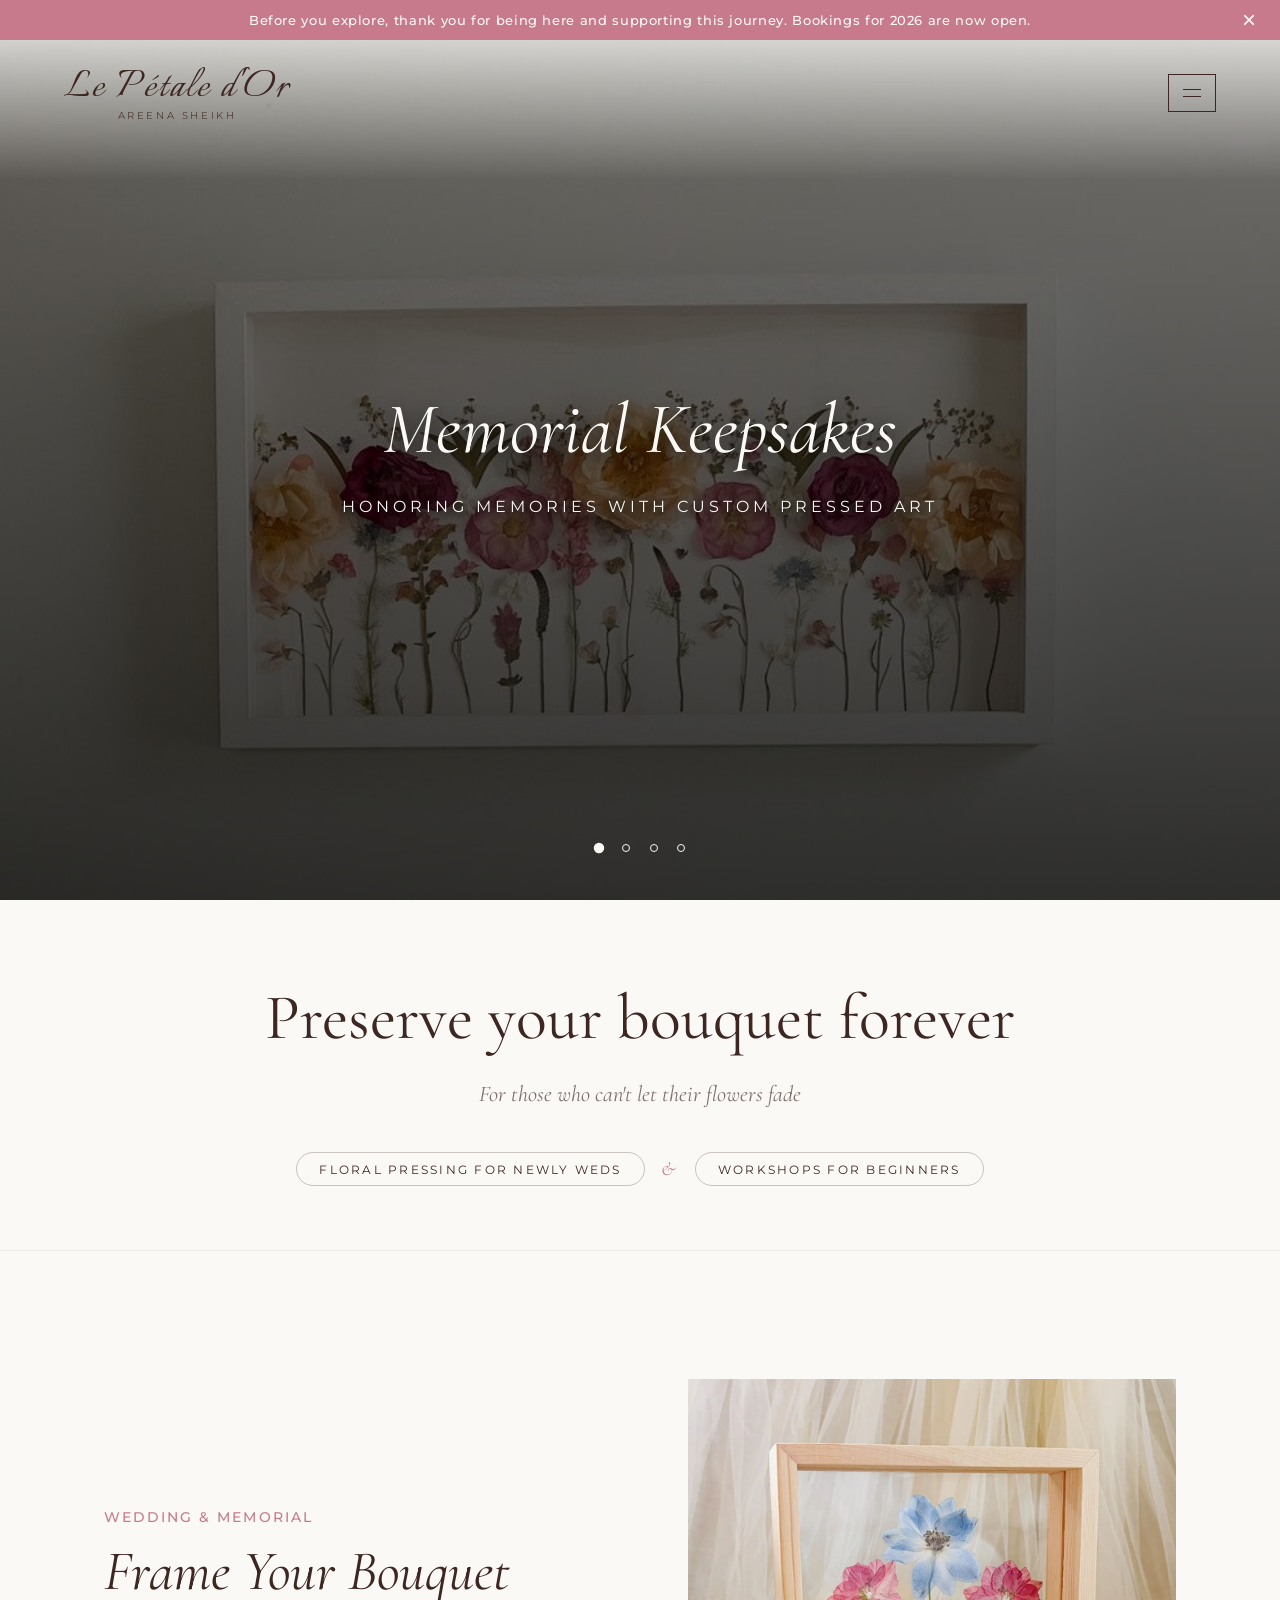
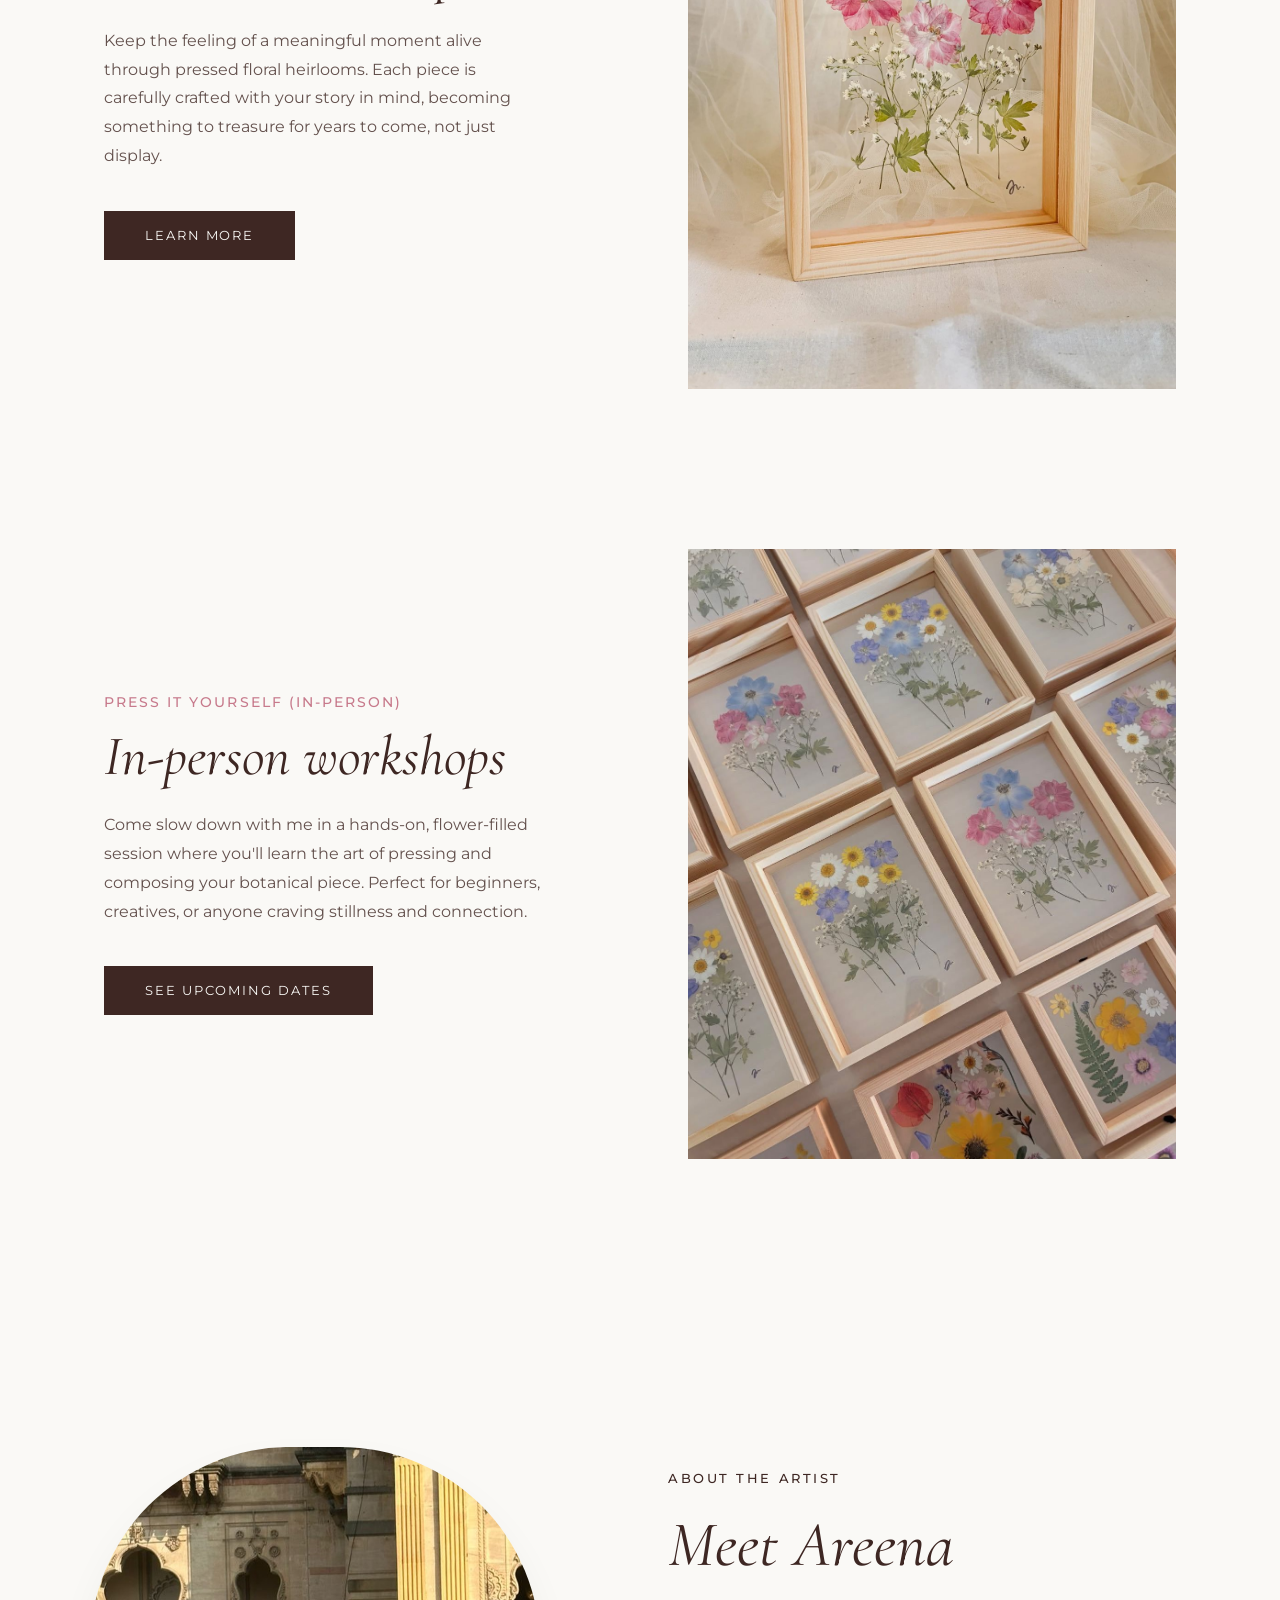
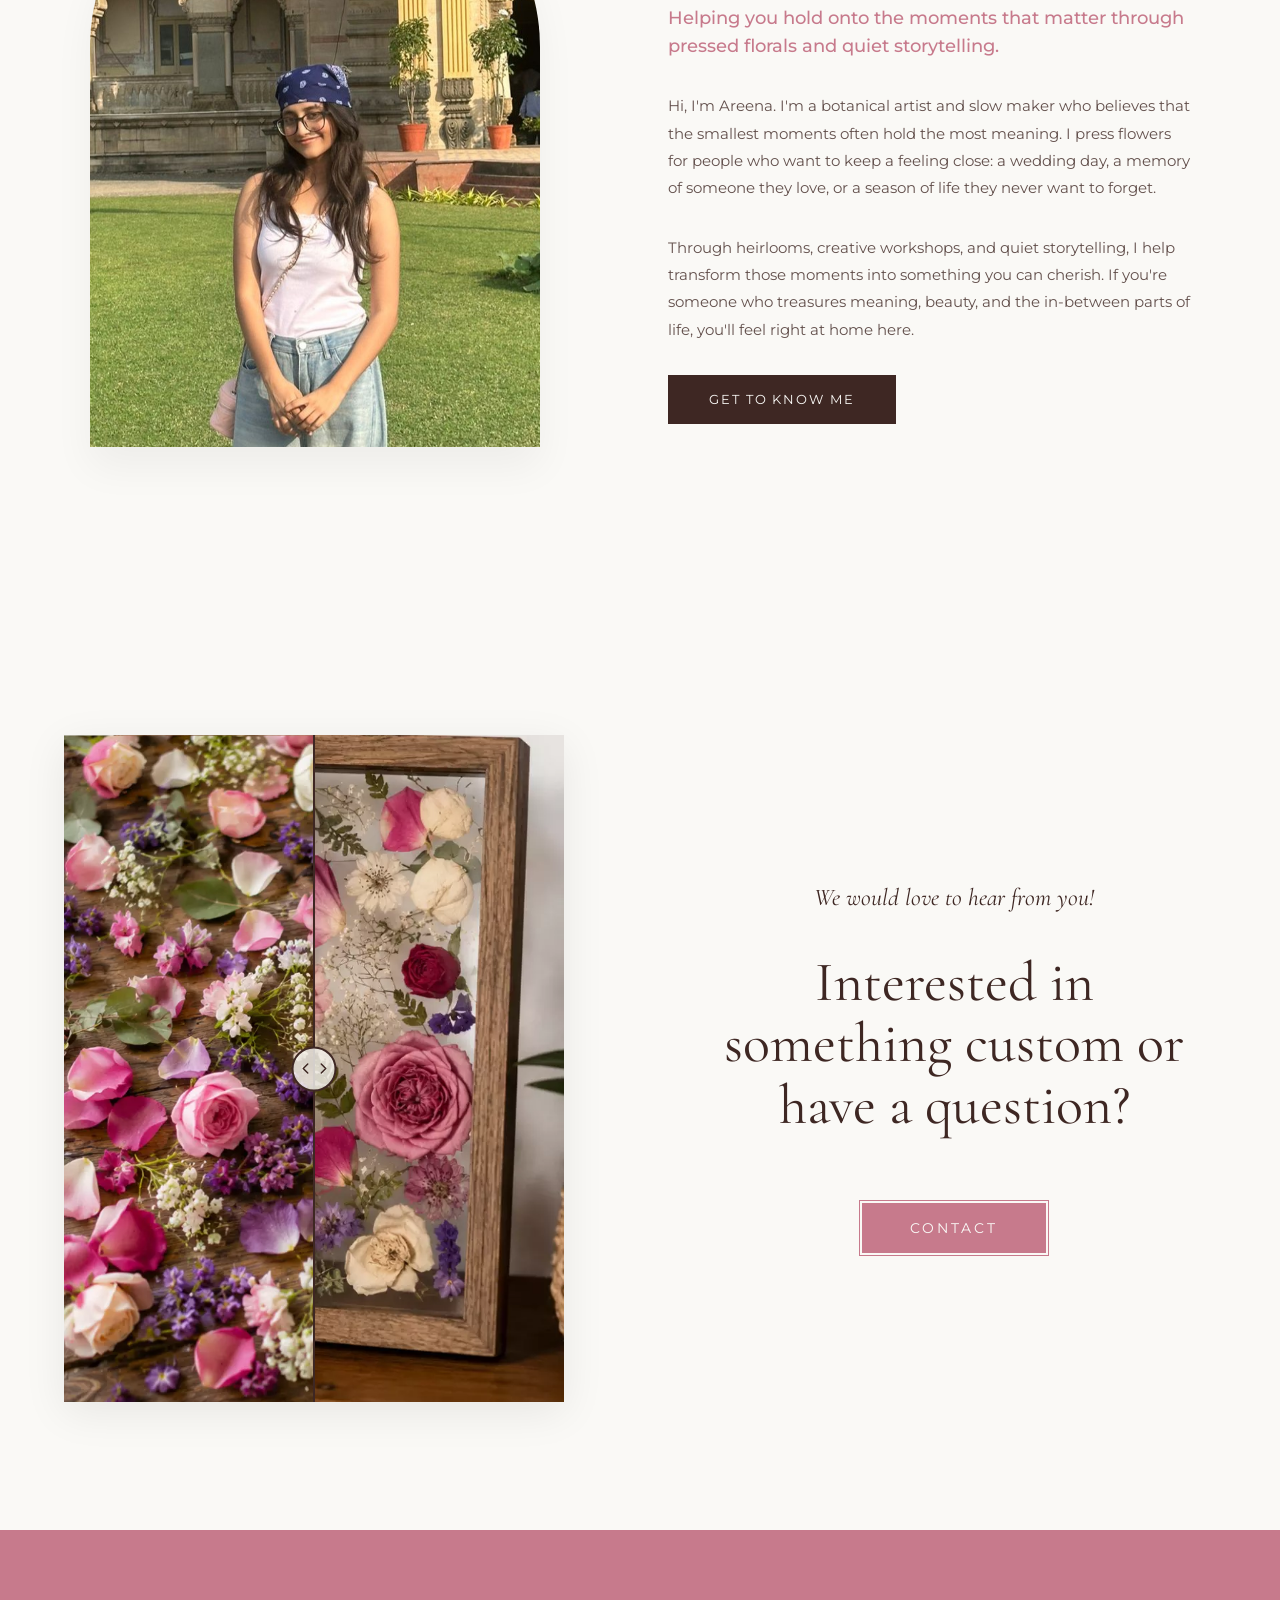
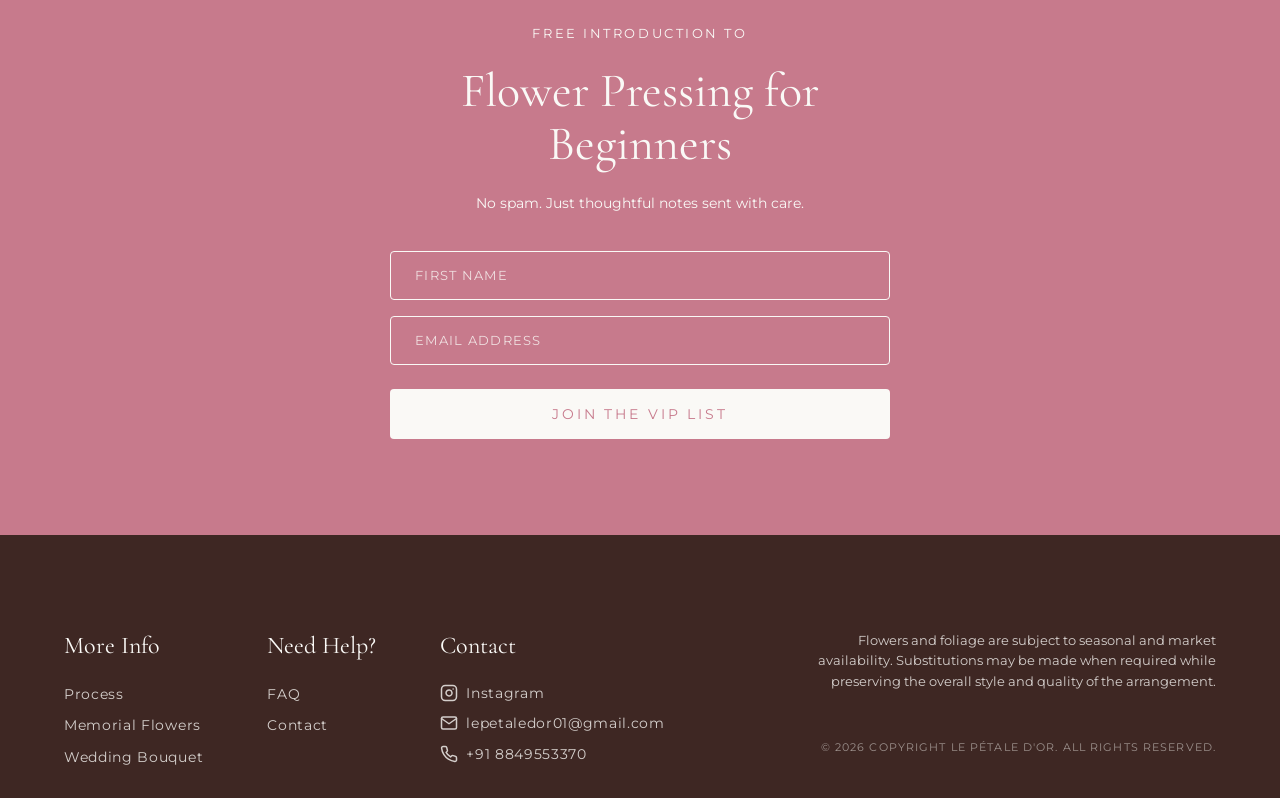
<file: index.html>
<!DOCTYPE html>
<html lang="en">

<head>
    <meta charset="UTF-8">
    <meta name="viewport" content="width=device-width, initial-scale=1.0">
    <title>Areena | Botanical Artist</title>
    <!-- Google Fonts for elegant typography -->
    <link rel="preconnect" href="https://fonts.googleapis.com">
    <link rel="preconnect" href="https://fonts.gstatic.com" crossorigin>
    <link
        href="https://fonts.googleapis.com/css2?family=Cinzel+Decorative:wght@700&family=Cormorant+Garamond:ital,wght@0,400;0,600;1,400&family=Montserrat:wght@300;400;500&display=swap"
        rel="stylesheet">
    <link rel="stylesheet" href="style.css">
</head>

<body>
    <!-- Announcement Bar -->
    <div class="announcement-bar" id="announcementBar">
        <p>Before you explore, thank you for being here and supporting this journey. Bookings for 2026 are now open.</p>
        <button class="close-announcement" aria-label="Close announcement">&times;</button>
    </div>

    <!-- Navbar -->
    <nav class="navbar">
        <div class="nav-brand">
            <a href="index.html" style="text-decoration:none;">
                <div class="brand-logo">Le Pétale d'Or</div>
                <div class="brand-subtitle">Areena Sheikh</div>
            </a>
        </div>
        <div class="nav-actions">
            <button class="menu-btn" aria-label="Open Menu">
                <span class="hamburger-line"></span>
                <span class="hamburger-line"></span>
            </button>
        </div>
    </nav>

    <!-- Sidebar Overlay -->
    <div class="sidebar-overlay"></div>

    <!-- Sidebar -->
    <aside class="sidebar">
        <div class="sidebar-header">
            <button class="close-btn" aria-label="Close Menu">
                <svg width="28" height="28" viewBox="0 0 24 24" fill="none" stroke="currentColor" stroke-width="1"
                    stroke-linecap="round" stroke-linejoin="round">
                    <line x1="18" y1="6" x2="6" y2="18"></line>
                    <line x1="6" y1="6" x2="18" y2="18"></line>
                </svg>
            </button>
        </div>

        <nav class="sidebar-nav">
            <div class="nav-section">
                <div class="section-title">
                    <span class="section-num">01</span>
                    <h2>Pressed For You</h2>
                </div>
                <ul class="section-links">
                    <li><a href="wedding-bouquet-preservation.html">WEDDING BOUQUET PRESERVATION</a></li>
                    <li><a href="shop.html">SHOP</a></li>
                </ul>
            </div>

            <div class="nav-section">
                <div class="section-title">
                    <span class="section-num">02</span>
                    <h2>Press Your Own</h2>
                </div>
                <ul class="section-links">
                    <li><a href="workshops.html">WORKSHOPS</a></li>
                </ul>
            </div>

            <div class="nav-section">
                <div class="section-title">
                    <span class="section-num">03</span>
                    <h2>About</h2>
                </div>
                <ul class="section-links">
                    <li><a href="about.html">THE ARTIST</a></li>
                </ul>
            </div>

            <div class="nav-section">
                <div class="section-title">
                    <span class="section-num">04</span>
                    <h2>Contact</h2>
                </div>
                <ul class="section-links">
                    <li><a href="contact.html">ENQUIRE</a></li>
                </ul>
            </div>
        </nav>
    </aside>

    <!-- Hero Section -->
    <header class="hero">
        <div class="slideshow-container">
            <!-- Slide 1 -->
            <div class="slide">
                <div class="placeholder-img" style="background-image: linear-gradient(to bottom, rgba(250, 249, 246, 0.95) 0%, rgba(250, 249, 246, 0) 20%), linear-gradient(to bottom, rgba(0, 0, 0, 0.5), rgba(0, 0, 0, 0.8)), url('Images/hero/2.jpeg'); background-size: cover; background-position: center; background-blend-mode: normal;">
                    <h2 style="color: #faf9f6; text-shadow: 0 4px 20px rgba(0,0,0,0.8);">Memorial Keepsakes</h2>
                    <p style="color: #faf9f6; text-shadow: 0 2px 10px rgba(0,0,0,0.8);">Honoring Memories with Custom Pressed Art</p>
                </div>
            </div>
            <!-- Slide 2 -->
            <div class="slide">
                <div class="placeholder-img" style="background-image: linear-gradient(to bottom, rgba(250, 249, 246, 0.95) 0%, rgba(250, 249, 246, 0) 20%), linear-gradient(to bottom, rgba(0, 0, 0, 0.5), rgba(0, 0, 0, 0.8)), url('Images/hero/4.jpeg'); background-size: cover; background-position: center; background-blend-mode: normal;">
                    <h2 style="color: #faf9f6; text-shadow: 0 4px 20px rgba(0,0,0,0.8);">Creative Workshops</h2>
                    <p style="color: #faf9f6; text-shadow: 0 2px 10px rgba(0,0,0,0.8);">Learn the Delicate Art of Flower Pressing</p>
                </div>
            </div>
            <!-- Slide 3 -->
            <div class="slide">
                <div class="placeholder-img" style="background-image: linear-gradient(to bottom, rgba(250, 249, 246, 0.95) 0%, rgba(250, 249, 246, 0) 20%), linear-gradient(to bottom, rgba(0, 0, 0, 0.5), rgba(0, 0, 0, 0.8)), url('Images/hero/art-studio.jpeg'); background-size: cover; background-position: center; background-blend-mode: normal;">
                    <h2 style="color: #faf9f6; text-shadow: 0 4px 20px rgba(0,0,0,0.8);">Floral Art Studio</h2>
                    <p style="color: #faf9f6; text-shadow: 0 2px 10px rgba(0,0,0,0.8);">Handcrafted Botanical Jewelry and Merchandise</p>
                </div>
            </div>
            <!-- Slide 4 -->
            <div class="slide active">
                <div class="placeholder-img" style="background-image: linear-gradient(to bottom, rgba(250, 249, 246, 0.95) 0%, rgba(250, 249, 246, 0) 20%), linear-gradient(to bottom, rgba(0, 0, 0, 0.5), rgba(0, 0, 0, 0.8)), url('Images/hero/5.jpeg'); background-size: cover; background-position: center; background-blend-mode: normal;">
                    <h2 style="color: #faf9f6; text-shadow: 0 4px 20px rgba(0,0,0,0.8);">Wedding Bouquet Preservation</h2>
                    <p style="color: #faf9f6; text-shadow: 0 2px 10px rgba(0,0,0,0.8);">Turning Meaningful Flowers into Long-Lasting Keepsakes</p>
                </div>
            </div>

        </div>

        <!-- Progress Dots -->
        <div class="dots-container">
            <span class="dot" onclick="currentSlide(1)"></span>
            <span class="dot" onclick="currentSlide(2)"></span>
            <span class="dot" onclick="currentSlide(3)"></span>
            <span class="dot" onclick="currentSlide(4)"></span>
        </div>
    </header>

    <!-- Hero Tagline Banner -->
    <section class="hero-tagline-section">
        <div class="hero-tagline-inner">
            <h1 class="hero-tagline-headline">Preserve your bouquet forever</h1>
            <p class="hero-tagline-sub">For those who can't let their flowers fade</p>
            <div class="hero-tagline-pills">
                <span>Floral Pressing for Newly Weds</span>
                <span class="pill-divider">&</span>
                <span>Workshops for Beginners</span>
            </div>
        </div>
    </section>

    <!-- Offerings Sections -->
    <section class="offerings">
        <!-- Frame Your Bouquet -->
        <div class="offering-block">
            <div class="offering-content">
                <span class="offering-subtitle">Wedding & Memorial</span>
                <h2 class="offering-title">Frame Your Bouquet</h2>
                <p class="offering-desc">Keep the feeling of a meaningful moment alive through pressed floral heirlooms. Each piece is carefully crafted with your story in mind, becoming something to treasure for years to come, not just display.</p>
                <a href="wedding-bouquet-preservation.html" class="btn-primary">Learn more</a>
            </div>
            <div class="offering-image">
                <img src="Images/frame-your-bouquet.jpeg" alt="frame your bouquet" class="offering-img">
            </div>
        </div>

        <!-- In-person Workshops -->
        <div class="offering-block">
            <div class="offering-content">
                <span class="offering-subtitle">Press it Yourself (in-person)</span>
                <h2 class="offering-title">In-person workshops</h2>
                <p class="offering-desc">Come slow down with me in a hands-on, flower-filled session where you'll learn
                    the art of pressing and composing your botanical piece. Perfect for beginners, creatives, or anyone
                    craving stillness and connection.</p>
                <a href="workshops.html" class="btn-primary">See upcoming Dates</a>
            </div>
            <div class="offering-image">
                <img src="Images/in-person-workshop.jpeg" alt="frame your bouquet" class="offering-img">
            </div>
        </div>

    </section>

    <!-- About the Artist Section -->
    <section class="about-artist-section">
        <div class="about-container">
            <div class="about-image-wrapper">
                <img src="Images/artist4.jpeg" alt="Areena - Botanical Artist" class="about-placeholder" style="object-fit: cover; display: block; padding: 0;">
            </div>

            <div class="about-content">
                <span class="about-label">About the Artist</span>
                <h2 class="about-title">Meet Areena</h2>
                <div class="about-subtitle">Helping you hold onto the moments that matter through pressed florals and
                    quiet storytelling.</div>
                <div class="about-body">
                    <p>Hi, I'm Areena. I'm a botanical artist and slow maker who believes that the smallest
                        moments often hold the most meaning. I press flowers for people who want to keep a feeling
                        close: a wedding day, a memory of someone they love, or a season of life they never want to
                        forget.</p>
                    <p>Through heirlooms, creative workshops, and quiet storytelling, I help transform those moments
                        into something you can cherish. If you're someone who treasures meaning, beauty, and the
                        in-between parts of life, you'll feel right at home here.</p>
                </div>
                <a href="about.html" class="btn-primary">Get to Know Me</a>
            </div>
        </div>
    </section>
    <!-- Call to Action Section (Before/After) -->
    <section class="cta-section">
        <div class="cta-container">
            <div class="ba-slider-container">
                <div class="ba-img ba-img-after">
                    <img src="Images/sliderAfter.webp" alt="After Photo Preservation"
                        style="width: 100%; height: 100%; object-fit: cover;">
                </div>
                <div class="ba-img ba-img-before">
                    <img src="Images/sliderBefore.webp" alt="Before Photo Preservation"
                        style="width: 100%; height: 100%; object-fit: cover;">
                </div>
                <input type="range" min="0" max="100" value="50" class="ba-slider"
                    aria-label="Percentage of before photo shown">
                <div class="ba-slider-line"></div>
                <div class="ba-slider-button">
                    <svg width="18" height="18" viewBox="0 0 24 24" fill="none" stroke="currentColor" stroke-width="2"
                        stroke-linecap="round" stroke-linejoin="round">
                        <polyline points="15 18 9 12 15 6"></polyline>
                    </svg>
                    <svg width="18" height="18" viewBox="0 0 24 24" fill="none" stroke="currentColor" stroke-width="2"
                        stroke-linecap="round" stroke-linejoin="round">
                        <polyline points="9 18 15 12 9 6"></polyline>
                    </svg>
                </div>
            </div>

            <div class="cta-content">
                <span class="cta-subtitle">We would love to hear from you!</span>
                <h2 class="cta-title">Interested in something custom or have a question?</h2>
                <a href="contact.html" class="btn-secondary">Contact</a>
            </div>
        </div>
    </section>

    <!-- VIP List Section -->
    <section class="vip-section">
        <div class="vip-container">
            <span class="vip-subtitle">FREE INTRODUCTION TO</span>
            <h2 class="vip-title">Flower Pressing for Beginners</h2>
            <p class="vip-desc">No spam. Just thoughtful notes sent with care.</p>
            <form class="vip-form" onsubmit="sendToWhatsapp(event)">
                <input type="text" id="vipName" placeholder="FIRST NAME" required>
                <input type="email" id="vipEmail" placeholder="EMAIL ADDRESS" required>
                <button type="submit" class="btn-vip">JOIN THE VIP LIST</button>
            </form>
        </div>
    </section>

    <!-- Footer -->
    <footer class="site-footer">
        <div class="footer-content">
            <div class="footer-left">
                <div class="footer-col">
                    <h3>More Info</h3>
                    <ul>
                        <li><a href="process.html">Process</a></li>
                        <li><a href="memorial-flowers.html">Memorial Flowers</a></li>
                        <li><a href="wedding-bouquet-preservation.html">Wedding Bouquet</a></li>
                    </ul>
                </div>
                <div class="footer-col">
                    <h3>Need Help?</h3>
                    <ul>
                        <li><a href="faq.html">FAQ</a></li>
                        <li><a href="contact.html">Contact</a></li>
                    </ul>
                </div>
                <div class="footer-col">
                    <h3>Contact</h3>
                    <ul class="contact-links">
                        <li><a href="https://instagram.com" target="_blank">
                                <svg width="18" height="18" viewBox="0 0 24 24" fill="none" stroke="currentColor"
                                    stroke-width="2" stroke-linecap="round" stroke-linejoin="round">
                                    <rect x="2" y="2" width="20" height="20" rx="5" ry="5"></rect>
                                    <path d="M16 11.37A4 4 0 1 1 12.63 8 4 4 0 0 1 16 11.37z"></path>
                                    <line x1="17.5" y1="6.5" x2="17.51" y2="6.5"></line>
                                </svg>
                                Instagram
                            </a></li>
                        <li><a href="mailto:lepetaledor01@gmail.com">
                                <svg width="18" height="18" viewBox="0 0 24 24" fill="none" stroke="currentColor"
                                    stroke-width="2" stroke-linecap="round" stroke-linejoin="round">
                                    <path
                                        d="M4 4h16c1.1 0 2 .9 2 2v12c0 1.1-.9 2-2 2H4c-1.1 0-2-.9-2-2V6c0-1.1.9-2 2-2z">
                                    </path>
                                    <polyline points="22,6 12,13 2,6"></polyline>
                                </svg>
                                lepetaledor01@gmail.com
                            </a></li>
                        <li><a href="tel:+918849553370">
                                <svg width="18" height="18" viewBox="0 0 24 24" fill="none" stroke="currentColor"
                                    stroke-width="2" stroke-linecap="round" stroke-linejoin="round">
                                    <path
                                        d="M22 16.92v3a2 2 0 0 1-2.18 2 19.79 19.79 0 0 1-8.63-3.07 19.5 19.5 0 0 1-6-6 19.79 19.79 0 0 1-3.07-8.67A2 2 0 0 1 4.11 2h3a2 2 0 0 1 2 1.72 12.84 12.84 0 0 0 .7 2.81 2 2 0 0 1-.45 2.11L8.09 9.91a16 16 0 0 0 6 6l1.27-1.27a2 2 0 0 1 2.11-.45 12.84 12.84 0 0 0 2.81.7A2 2 0 0 1 22 16.92z">
                                    </path>
                                </svg>
                                +91 8849553370
                            </a></li>
                    </ul>
                </div>
            </div>
            <div class="footer-right">
                <p class="warning-text">Flowers and foliage are subject to seasonal and market availability.
                    Substitutions may be made when required while preserving the overall style and quality of the
                    arrangement.</p>
                <p class="copyright">&copy; 2026 Copyright Le Pétale d'Or. All rights reserved.</p>
            </div>
        </div>
    </footer>

    <script src="script.js"></script>
</body>

</html>
</file>
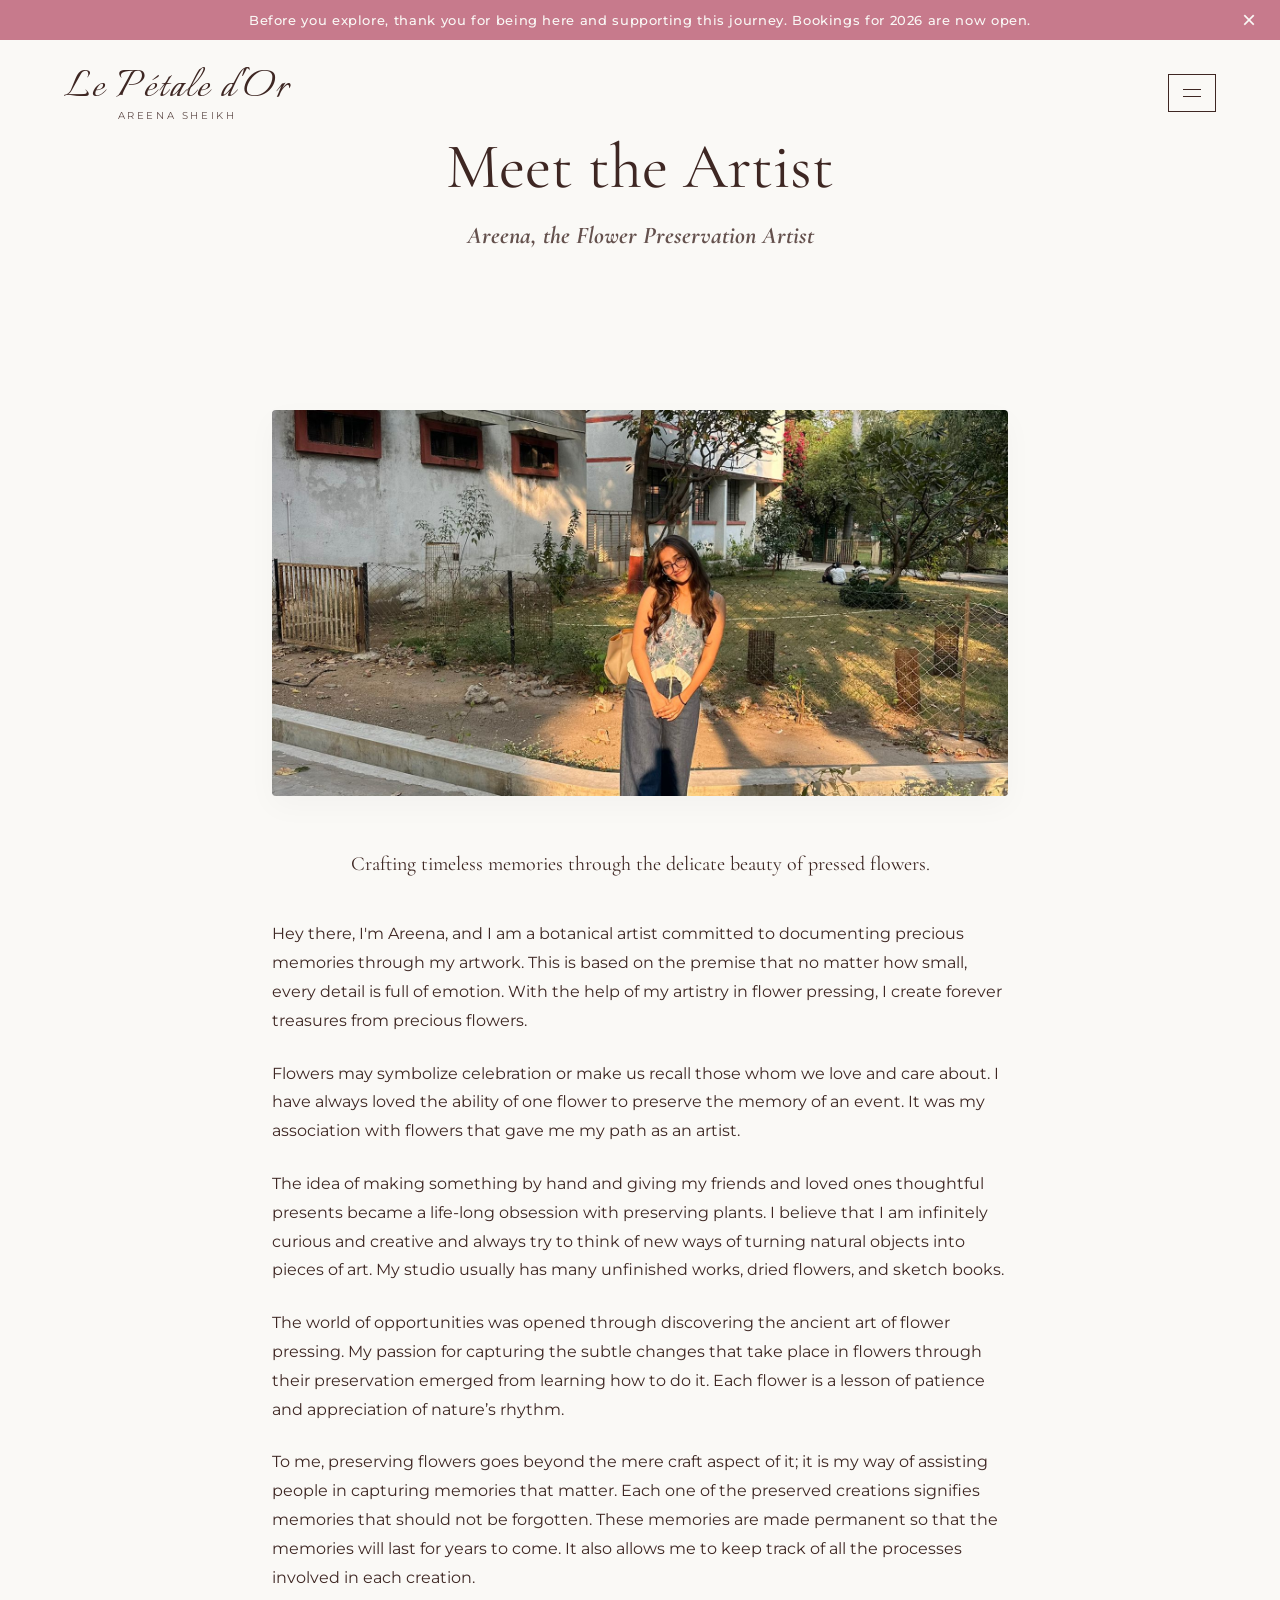
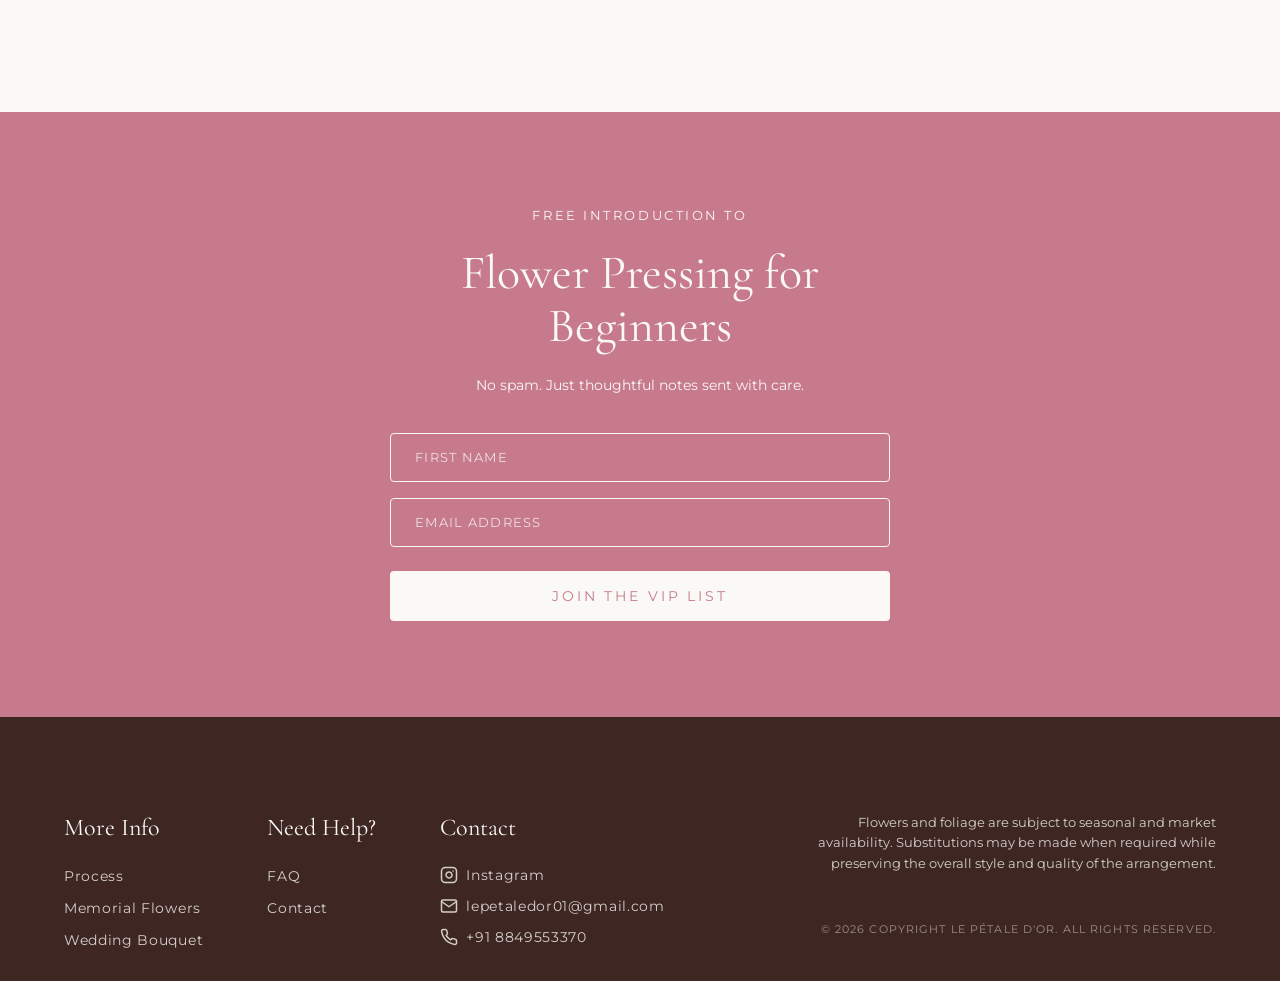
<file: about.html>
<!DOCTYPE html>
<html lang="en">

<head>
    <meta charset="UTF-8">
    <meta name="viewport" content="width=device-width, initial-scale=1.0">
    <title>About the Artist | Areena</title>
    <!-- Google Fonts for elegant typography -->
    <link rel="preconnect" href="https://fonts.googleapis.com">
    <link rel="preconnect" href="https://fonts.gstatic.com" crossorigin>
    <link
        href="https://fonts.googleapis.com/css2?family=Cinzel+Decorative:wght@700&family=Cormorant+Garamond:ital,wght@0,400;0,600;1,400&family=Montserrat:wght@300;400;500&display=swap"
        rel="stylesheet">
    <link rel="stylesheet" href="style.css">
    <style>
        .page-header {
            text-align: center;
            padding: 8rem 2rem 4rem;
            background-color: var(--bg-color);
        }
        .page-title {
            font-family: var(--font-display);
            font-size: 3rem;
            color: var(--text-color);
            margin-bottom: 1rem;
        }
        .page-subtitle {
            font-family: var(--font-serif);
            font-size: 1.5rem;
            font-style: italic;
            color: rgba(62,39,35,0.8);
            margin-bottom: 2rem;
        }
        .about-content-section {
            max-width: 800px;
            margin: 0 auto;
            padding: 0 2rem 6rem;
            font-family: var(--font-sans);
            line-height: 1.8;
            color: var(--text-color);
        }
        .about-content-section p {
            margin-bottom: 1.5rem;
        }
        .about-content-section p.highlight-intro {
            font-family: var(--font-serif);
            font-size: 1.25rem;
            line-height: 1.6;
            margin-bottom: 2.5rem;
            text-align: center;
        }
    </style>
</head>

<body>
    <!-- Announcement Bar -->
    <div class="announcement-bar" id="announcementBar">
        <p>Before you explore, thank you for being here and supporting this journey. Bookings for 2026 are now open.</p>
        <button class="close-announcement" aria-label="Close announcement">&times;</button>
    </div>

    <!-- Navbar -->
    <nav class="navbar">
        <div class="nav-brand">
            <a href="index.html" style="text-decoration:none;">
                <div class="brand-logo">Le Pétale d'Or</div>
                <div class="brand-subtitle">Areena Sheikh</div>
            </a>
        </div>
        <div class="nav-actions">
            <button class="menu-btn" aria-label="Open Menu">
                <span class="hamburger-line"></span>
                <span class="hamburger-line"></span>
            </button>
        </div>
    </nav>

    <!-- Sidebar Overlay -->
    <div class="sidebar-overlay"></div>

    <!-- Sidebar -->
    <aside class="sidebar">
        <div class="sidebar-header">
            <button class="close-btn" aria-label="Close Menu">
                <svg width="28" height="28" viewBox="0 0 24 24" fill="none" stroke="currentColor" stroke-width="1"
                    stroke-linecap="round" stroke-linejoin="round">
                    <line x1="18" y1="6" x2="6" y2="18"></line>
                    <line x1="6" y1="6" x2="18" y2="18"></line>
                </svg>
            </button>
        </div>

        <nav class="sidebar-nav">
            <div class="nav-section">
                <div class="section-title">
                    <span class="section-num">01</span>
                    <h2>Pressed For You</h2>
                </div>
                <ul class="section-links">
                    <li><a href="wedding-bouquet-preservation.html">WEDDING BOUQUET PRESERVATION</a></li>
                    <li><a href="shop.html">SHOP</a></li>
                </ul>
            </div>

            <div class="nav-section">
                <div class="section-title">
                    <span class="section-num">02</span>
                    <h2>Press Your Own</h2>
                </div>
                <ul class="section-links">
                    <li><a href="workshops.html">WORKSHOPS</a></li>
                </ul>
            </div>

            <div class="nav-section">
                <div class="section-title">
                    <span class="section-num">03</span>
                    <h2>About</h2>
                </div>
                <ul class="section-links">
                    <li><a href="about.html">THE ARTIST</a></li>
                </ul>
            </div>

            <div class="nav-section">
                <div class="section-title">
                    <span class="section-num">04</span>
                    <h2>Contact</h2>
                </div>
                <ul class="section-links">
                    <li><a href="contact.html">ENQUIRE</a></li>
                </ul>
            </div>
        </nav>
    </aside>

    <main>
        <header class="page-header fade-in-up">
            <h1 class="page-title">Meet the Artist</h1>
            <h2 class="page-subtitle">Areena, the Flower Preservation Artist</h2>
        </header>
        
        <div style="text-align: center; margin: 3rem auto; max-width: 800px; padding: 0 2rem;" class="fade-in-up">
            <img src="Images/artist5.jpeg" alt="Areena - Flower Preservation Artist" style="width: 100%; height: auto; max-height: 600px; object-fit: cover; border-radius: 4px; box-shadow: 0 10px 30px rgba(0,0,0,0.03);">
        </div>
        
        <section class="about-content-section fade-in-up delay-1">
            <p class="highlight-intro">Crafting timeless memories through the delicate beauty of pressed flowers.</p>
            <p>Hey there, I'm Areena, and I am a botanical artist committed to documenting precious memories through my artwork. This is based on the premise that no matter how small, every detail is full of emotion. With the help of my artistry in flower pressing, I create forever treasures from precious flowers.</p>
            <p>Flowers may symbolize celebration or make us recall those whom we love and care about. I have always loved the ability of one flower to preserve the memory of an event. It was my association with flowers that gave me my path as an artist.</p>
            <p>The idea of making something by hand and giving my friends and loved ones thoughtful presents became a life-long obsession with preserving plants. I believe that I am infinitely curious and creative and always try to think of new ways of turning natural objects into pieces of art. My studio usually has many unfinished works, dried flowers, and sketch books.</p>
            <p>The world of opportunities was opened through discovering the ancient art of flower pressing. My passion for capturing the subtle changes that take place in flowers through their preservation emerged from learning how to do it. Each flower is a lesson of patience and appreciation of nature’s rhythm.</p>
            <p>To me, preserving flowers goes beyond the mere craft aspect of it; it is my way of assisting people in capturing memories that matter. Each one of the preserved creations signifies memories that should not be forgotten. These memories are made permanent so that the memories will last for years to come. It also allows me to keep track of all the processes involved in each creation.</p>
        </section>
    </main>

    <!-- VIP List Section -->
    <section class="vip-section">
        <div class="vip-container">
            <span class="vip-subtitle">FREE INTRODUCTION TO</span>
            <h2 class="vip-title">Flower Pressing for Beginners</h2>
            <p class="vip-desc">No spam. Just thoughtful notes sent with care.</p>
            <form class="vip-form" onsubmit="sendToWhatsapp(event)">
                <input type="text" id="vipName" placeholder="FIRST NAME" required>
                <input type="email" id="vipEmail" placeholder="EMAIL ADDRESS" required>
                <button type="submit" class="btn-vip">JOIN THE VIP LIST</button>
            </form>
        </div>
    </section>

    <!-- Footer -->
    <footer class="site-footer">
        <div class="footer-content">
            <div class="footer-left">
                <div class="footer-col">
                    <h3>More Info</h3>
                    <ul>
                        <li><a href="process.html">Process</a></li>
                        <li><a href="memorial-flowers.html">Memorial Flowers</a></li>
                        <li><a href="wedding-bouquet-preservation.html">Wedding Bouquet</a></li>
                    </ul>
                </div>
                <div class="footer-col">
                    <h3>Need Help?</h3>
                    <ul>
                        <li><a href="faq.html">FAQ</a></li>
                        <li><a href="contact.html">Contact</a></li>
                    </ul>
                </div>
                <div class="footer-col">
                    <h3>Contact</h3>
                    <ul class="contact-links">
                        <li><a href="https://instagram.com" target="_blank">
                                <svg width="18" height="18" viewBox="0 0 24 24" fill="none" stroke="currentColor"
                                    stroke-width="2" stroke-linecap="round" stroke-linejoin="round">
                                    <rect x="2" y="2" width="20" height="20" rx="5" ry="5"></rect>
                                    <path d="M16 11.37A4 4 0 1 1 12.63 8 4 4 0 0 1 16 11.37z"></path>
                                    <line x1="17.5" y1="6.5" x2="17.51" y2="6.5"></line>
                                </svg>
                                Instagram
                            </a></li>
                        <li><a href="mailto:lepetaledor01@gmail.com">
                                <svg width="18" height="18" viewBox="0 0 24 24" fill="none" stroke="currentColor"
                                    stroke-width="2" stroke-linecap="round" stroke-linejoin="round">
                                    <path
                                        d="M4 4h16c1.1 0 2 .9 2 2v12c0 1.1-.9 2-2 2H4c-1.1 0-2-.9-2-2V6c0-1.1.9-2 2-2z">
                                    </path>
                                    <polyline points="22,6 12,13 2,6"></polyline>
                                </svg>
                                lepetaledor01@gmail.com
                            </a></li>
                        <li><a href="tel:+918849553370">
                                <svg width="18" height="18" viewBox="0 0 24 24" fill="none" stroke="currentColor"
                                    stroke-width="2" stroke-linecap="round" stroke-linejoin="round">
                                    <path
                                        d="M22 16.92v3a2 2 0 0 1-2.18 2 19.79 19.79 0 0 1-8.63-3.07 19.5 19.5 0 0 1-6-6 19.79 19.79 0 0 1-3.07-8.67A2 2 0 0 1 4.11 2h3a2 2 0 0 1 2 1.72 12.84 12.84 0 0 0 .7 2.81 2 2 0 0 1-.45 2.11L8.09 9.91a16 16 0 0 0 6 6l1.27-1.27a2 2 0 0 1 2.11-.45 12.84 12.84 0 0 0 2.81.7A2 2 0 0 1 22 16.92z">
                                    </path>
                                </svg>
                                +91 8849553370
                            </a></li>
                    </ul>
                </div>
            </div>
            <div class="footer-right">
                <p class="warning-text">Flowers and foliage are subject to seasonal and market availability.
                    Substitutions may be made when required while preserving the overall style and quality of the
                    arrangement.</p>
                <p class="copyright">&copy; 2026 Copyright Le Pétale d'Or. All rights reserved.</p>
            </div>
        </div>
    </footer>

    <script src="script.js"></script>
</body>
</html>
</file>
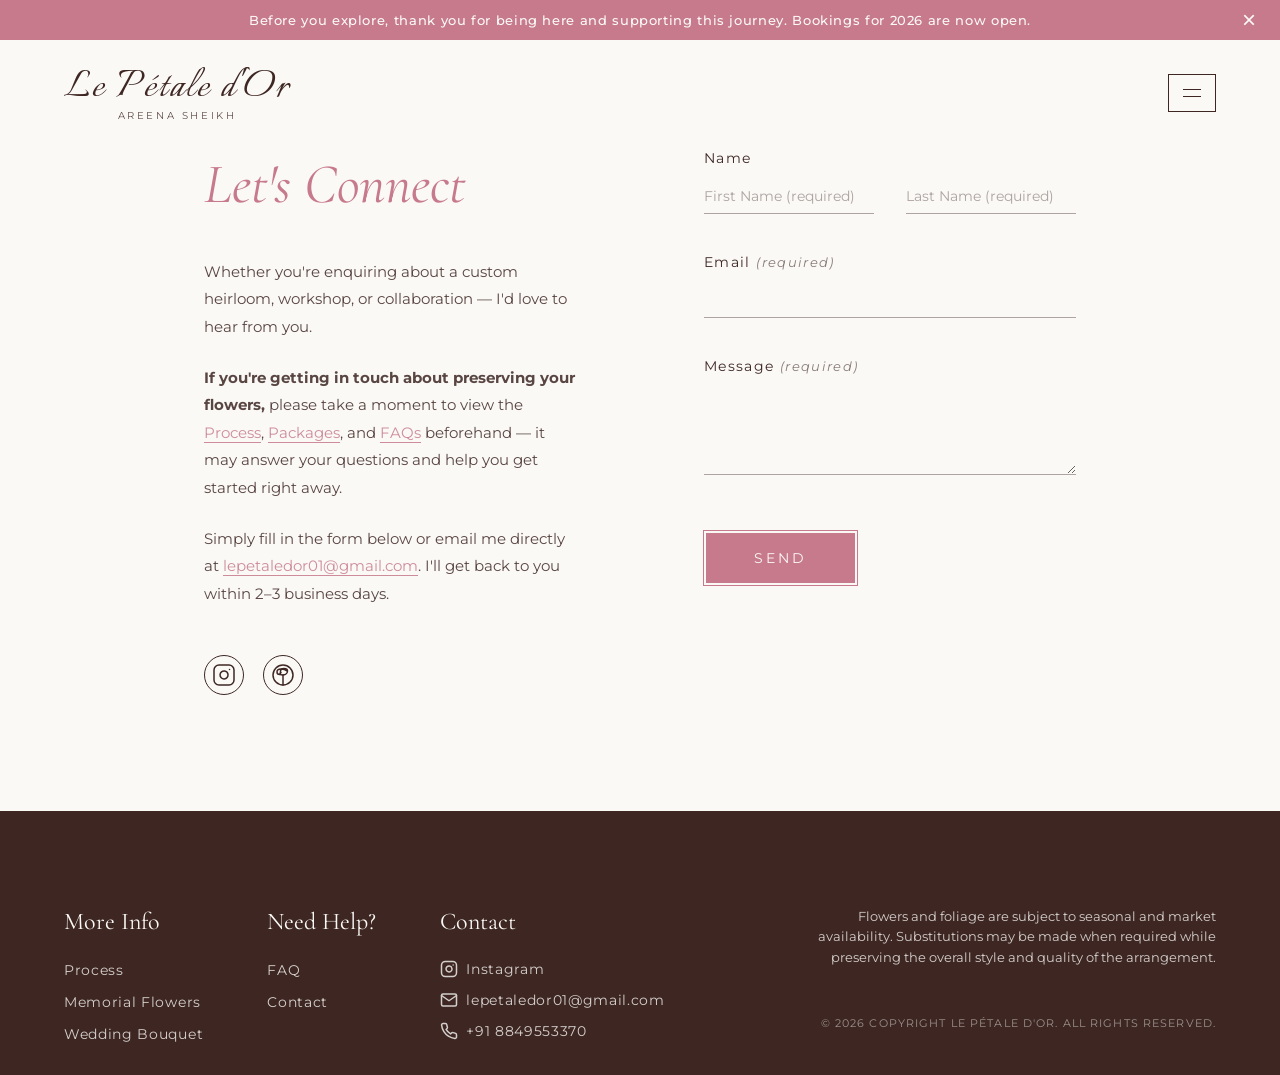
<file: contact.html>
<!DOCTYPE html>
<html lang="en">

<head>
    <meta charset="UTF-8">
    <meta name="viewport" content="width=device-width, initial-scale=1.0">
    <title>Areena Sheikh | Botanical Artist</title>
    <!-- Google Fonts for elegant typography -->
    <link rel="preconnect" href="https://fonts.googleapis.com">
    <link rel="preconnect" href="https://fonts.gstatic.com" crossorigin>
    <link
        href="https://fonts.googleapis.com/css2?family=Cinzel+Decorative:wght@700&family=Cormorant+Garamond:ital,wght@0,400;0,600;1,400&family=Montserrat:wght@300;400;500&display=swap"
        rel="stylesheet">
    <link rel="stylesheet" href="style.css">
</head>

<body>
    <!-- Announcement Bar -->
    <div class="announcement-bar" id="announcementBar">
        <p>Before you explore, thank you for being here and supporting this journey. Bookings for 2026 are now open.</p>
        <button class="close-announcement" aria-label="Close announcement">&times;</button>
    </div>

    <!-- Navbar -->
    <nav class="navbar">
        <div class="nav-brand">
            <a href="index.html" style="text-decoration:none;">
                <div class="brand-logo">Le Pétale d'Or</div>
                <div class="brand-subtitle">Areena Sheikh</div>
            </a>
        </div>
        <div class="nav-actions">
            <button class="menu-btn" aria-label="Open Menu">
                <span class="hamburger-line"></span>
                <span class="hamburger-line"></span>
            </button>
        </div>
    </nav>

    <!-- Sidebar Overlay -->
    <div class="sidebar-overlay"></div>

    <!-- Sidebar -->
    <aside class="sidebar">
        <div class="sidebar-header">
            <button class="close-btn" aria-label="Close Menu">
                <svg width="28" height="28" viewBox="0 0 24 24" fill="none" stroke="currentColor" stroke-width="1"
                    stroke-linecap="round" stroke-linejoin="round">
                    <line x1="18" y1="6" x2="6" y2="18"></line>
                    <line x1="6" y1="6" x2="18" y2="18"></line>
                </svg>
            </button>
        </div>

        <nav class="sidebar-nav">
            <div class="nav-section">
                <div class="section-title">
                    <span class="section-num">01</span>
                    <h2>Pressed For You</h2>
                </div>
                <ul class="section-links">
                    <li><a href="wedding-bouquet-preservation.html">WEDDING BOUQUET PRESERVATION</a></li>
                    <li><a href="shop.html">SHOP</a></li>
                </ul>
            </div>

            <div class="nav-section">
                <div class="section-title">
                    <span class="section-num">02</span>
                    <h2>Press Your Own</h2>
                </div>
                <ul class="section-links">
                    <li><a href="workshops.html">WORKSHOPS</a></li>
                </ul>
            </div>

            <div class="nav-section">
                <div class="section-title">
                    <span class="section-num">03</span>
                    <h2>About</h2>
                </div>
                <ul class="section-links">
                    <li><a href="about.html">THE ARTIST</a></li>
                </ul>
            </div>

            <div class="nav-section">
                <div class="section-title">
                    <span class="section-num">04</span>
                    <h2>Contact</h2>
                </div>
                <ul class="section-links">
                    <li><a href="contact.html">ENQUIRE</a></li>
                </ul>
            </div>
        </nav>
    </aside>

    <!-- Page Content -->
<main class="page-content contact-page">
    <div class="contact-container">
        <div class="contact-left">
            <h1 class="contact-title">Let's Connect</h1>
            <p class="contact-desc">Whether you're enquiring about a custom heirloom, workshop, or collaboration &mdash; I'd love to hear from you.</p>
            <p class="contact-desc"><strong>If you're getting in touch about preserving your flowers,</strong> please take a moment to view the <a href="process.html" class="contact-link">Process</a>, <a href="wedding-bouquet-preservation.html" class="contact-link">Packages</a>, and <a href="faq.html" class="contact-link">FAQs</a> beforehand &mdash; it may answer your questions and help you get started right away.</p>
            <p class="contact-desc">Simply fill in the form below or email me directly at <a href="mailto:lepetaledor01@gmail.com" class="contact-link">lepetaledor01@gmail.com</a>. I'll get back to you within 2&ndash;3 business days.</p>
            
            <div class="contact-socials">
                <a href="https://www.instagram.com/areenasheikhartist" aria-label="Instagram">
                    <svg width="24" height="24" viewBox="0 0 24 24" fill="none" stroke="currentColor" stroke-width="1.5" stroke-linecap="round" stroke-linejoin="round"><rect x="2" y="2" width="20" height="20" rx="5" ry="5"></rect><path d="M16 11.37A4 4 0 1 1 12.63 8 4 4 0 0 1 16 11.37z"></path><line x1="17.5" y1="6.5" x2="17.51" y2="6.5"></line></svg>
                </a>
                <a href="https://pin.it/7csTynOWB" aria-label="Pinterest">
                    <svg width="24" height="24" viewBox="0 0 24 24" fill="none" stroke="currentColor" stroke-width="1.5" stroke-linecap="round" stroke-linejoin="round"><line x1="12" y1="22" x2="12" y2="12"></line><circle cx="12" cy="12" r="10"></circle><path d="M16 8c-2-2-4-2-6-2s-4 1-4 3c0 1.5 1 2.5 2.5 2.5.5 0 1-.5 1-1V8c0-1.5 1.5-2.5 3.5-2.5s3.5 1 3.5 2.5c0 3-3 4-5 4-1.5 0-2.5-.5-2.5-1.5 0-.5.5-1 1-1"></path></svg>
                </a>
            </div>
        </div>
        <div class="contact-right">
            <form class="contact-form">
                <div class="form-group-name">
                    <div class="form-field">
                        <label for="firstName">Name</label>
                        <input type="text" id="firstName" name="firstName" placeholder="First Name (required)" required>
                    </div>
                    <div class="form-field">
                        <label for="lastName" class="visually-hidden">Last Name</label>
                        <input type="text" id="lastName" name="lastName" placeholder="Last Name (required)" required>
                    </div>
                </div>
                
                <div class="form-field">
                    <label for="email">Email <span class="required">(required)</span></label>
                    <input type="email" id="email" name="email" required>
                </div>
                
                <div class="form-field">
                    <label for="message">Message <span class="required">(required)</span></label>
                    <textarea id="message" name="message" rows="4" required></textarea>
                </div>
                
                <button type="submit" class="btn-secondary">SEND</button>
            </form>
        </div>
    </div>
</main>
<!-- Footer -->
    <footer class="site-footer">
        <div class="footer-content">
            <div class="footer-left">
                <div class="footer-col">
                    <h3>More Info</h3>
                    <ul>
                        <li><a href="process.html">Process</a></li>
                        <li><a href="memorial-flowers.html">Memorial Flowers</a></li>
            <li><a href="wedding-bouquet-preservation.html">Wedding Bouquet</a></li>
                    </ul>
                </div>
                <div class="footer-col">
                    <h3>Need Help?</h3>
                    <ul>
                        <li><a href="faq.html">FAQ</a></li>
                        <li><a href="contact.html">Contact</a></li>
                    </ul>
                </div>
                <div class="footer-col">
                    <h3>Contact</h3>
                    <ul class="contact-links">
                        <li><a href="https://instagram.com" target="_blank">
                            <svg width="18" height="18" viewBox="0 0 24 24" fill="none" stroke="currentColor" stroke-width="2" stroke-linecap="round" stroke-linejoin="round"><rect x="2" y="2" width="20" height="20" rx="5" ry="5"></rect><path d="M16 11.37A4 4 0 1 1 12.63 8 4 4 0 0 1 16 11.37z"></path><line x1="17.5" y1="6.5" x2="17.51" y2="6.5"></line></svg>
                            Instagram
                        </a></li>
                        <li><a href="mailto:lepetaledor01@gmail.com">
                            <svg width="18" height="18" viewBox="0 0 24 24" fill="none" stroke="currentColor" stroke-width="2" stroke-linecap="round" stroke-linejoin="round"><path d="M4 4h16c1.1 0 2 .9 2 2v12c0 1.1-.9 2-2 2H4c-1.1 0-2-.9-2-2V6c0-1.1.9-2 2-2z"></path><polyline points="22,6 12,13 2,6"></polyline></svg>
                            lepetaledor01@gmail.com
                        </a></li>
                        <li><a href="tel:+918849553370">
                            <svg width="18" height="18" viewBox="0 0 24 24" fill="none" stroke="currentColor" stroke-width="2" stroke-linecap="round" stroke-linejoin="round"><path d="M22 16.92v3a2 2 0 0 1-2.18 2 19.79 19.79 0 0 1-8.63-3.07 19.5 19.5 0 0 1-6-6 19.79 19.79 0 0 1-3.07-8.67A2 2 0 0 1 4.11 2h3a2 2 0 0 1 2 1.72 12.84 12.84 0 0 0 .7 2.81 2 2 0 0 1-.45 2.11L8.09 9.91a16 16 0 0 0 6 6l1.27-1.27a2 2 0 0 1 2.11-.45 12.84 12.84 0 0 0 2.81.7A2 2 0 0 1 22 16.92z"></path></svg>
                            +91 8849553370
                        </a></li>
                    </ul>
                </div>
            </div>
            <div class="footer-right">
                <p class="warning-text">Flowers and foliage are subject to seasonal and market availability.
                    Substitutions may be made when required while preserving the overall style and quality of the
                    arrangement.</p>
                <p class="copyright">&copy; 2026 Copyright Le Pétale d'Or. All rights reserved.</p>
            </div>
        </div>
    </footer>

    <script src="script.js"></script>
</body>

</html>
</file>
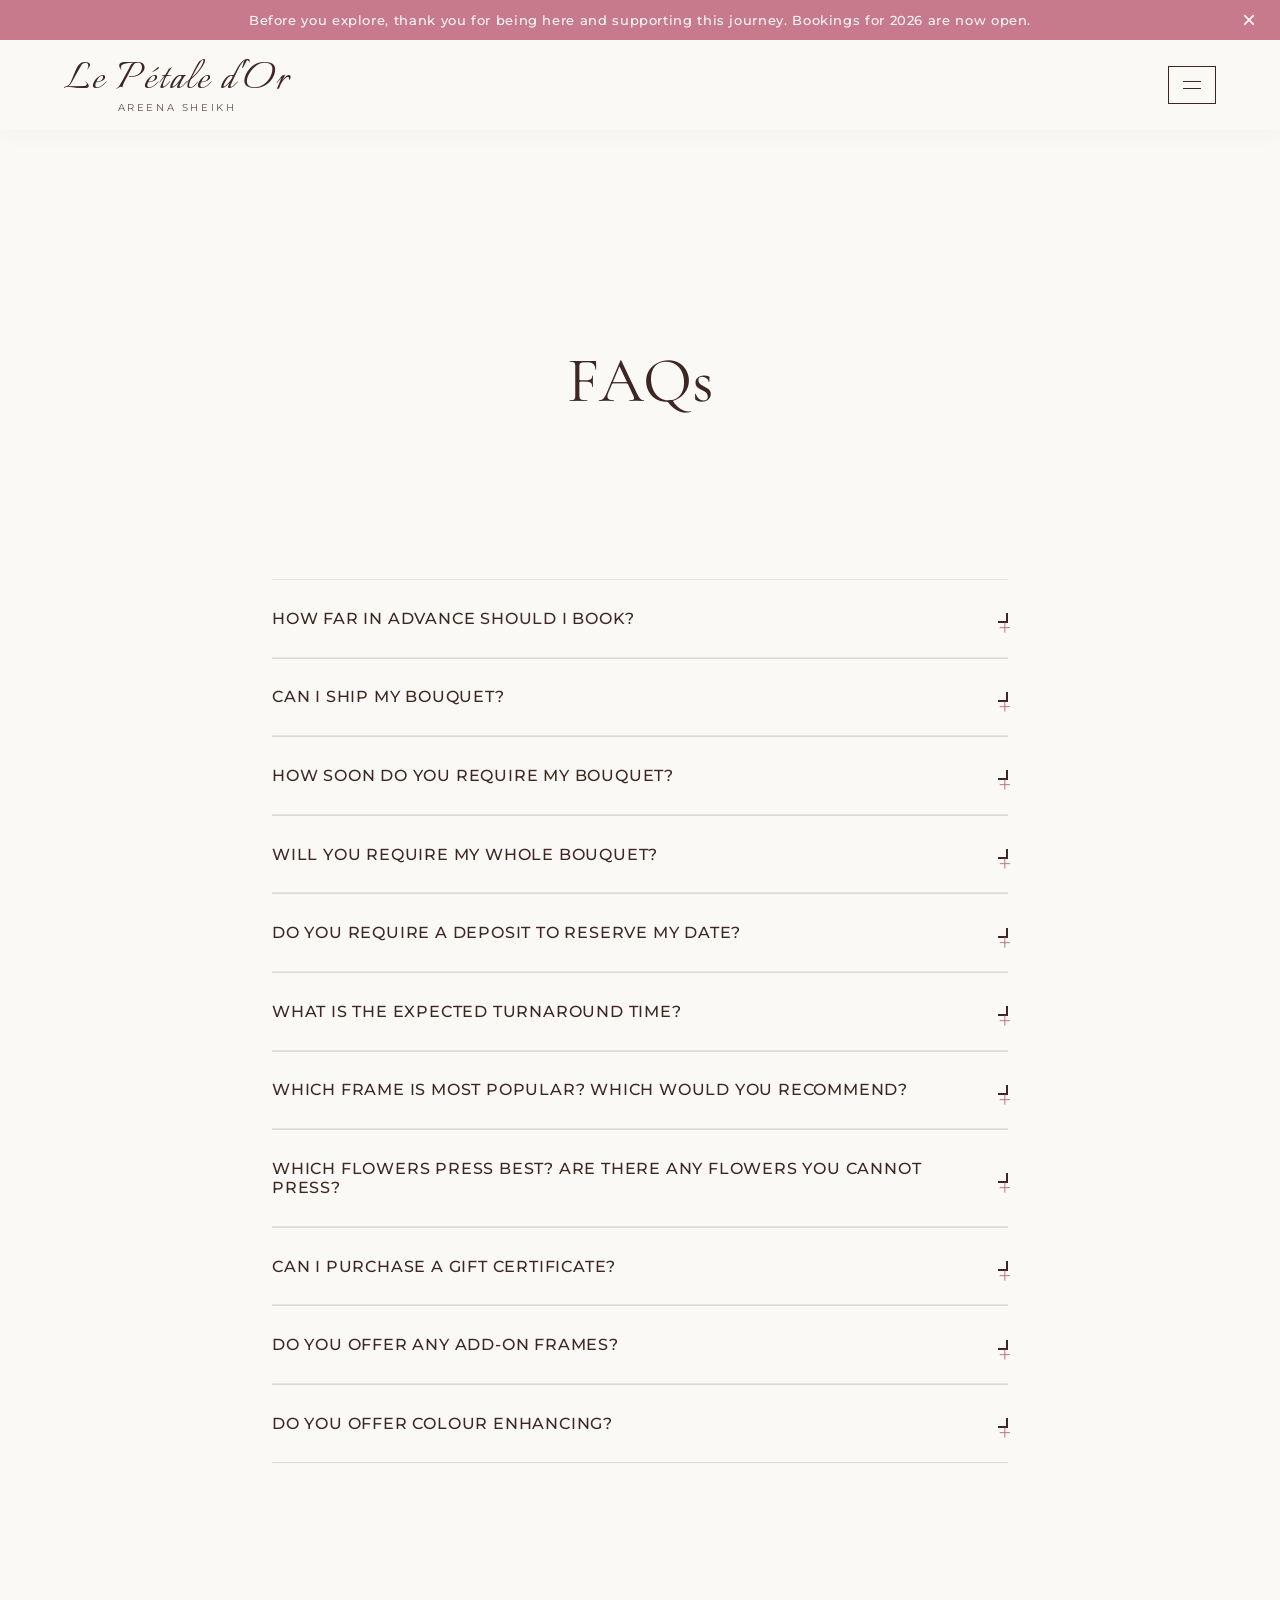
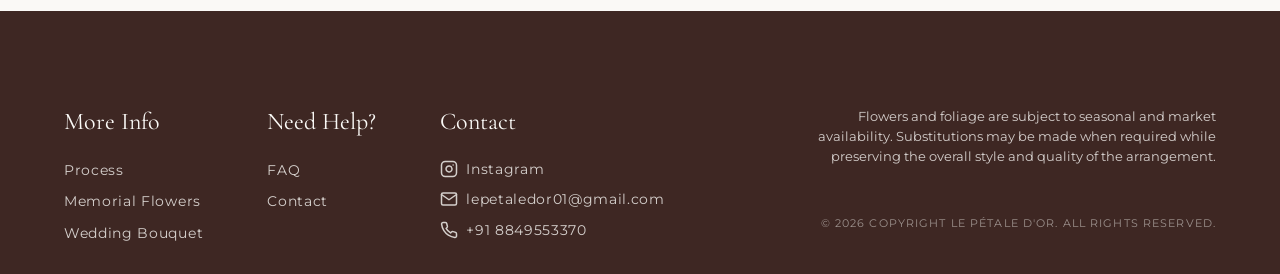
<file: faq.html>
<!DOCTYPE html>
<html lang="en">

<head>
    <meta charset="UTF-8">
    <meta name="viewport" content="width=device-width, initial-scale=1.0">
    <title>FAQs | Areena Sheikh</title>
    <!-- Google Fonts for elegant typography -->
    <link rel="preconnect" href="https://fonts.googleapis.com">
    <link rel="preconnect" href="https://fonts.gstatic.com" crossorigin>
    <link
        href="https://fonts.googleapis.com/css2?family=Cinzel+Decorative:wght@700&family=Cormorant+Garamond:ital,wght@0,400;0,600;1,400&family=Montserrat:wght@300;400;500&display=swap"
        rel="stylesheet">
    <link rel="stylesheet" href="style.css">
    <style>
        /* ── FAQ Premium Styles ── */
        .page-header {
            padding: 12rem 2rem 4rem;
            text-align: center;
        }
        .page-header h1 {
            font-family: var(--font-serif);
            font-size: clamp(3rem, 5vw, 4.5rem);
            font-weight: 400;
            color: var(--text-color);
        }
        .faq-container {
            max-width: 800px;
            margin: 0 auto;
            padding: 2rem 2rem 8rem;
            display: flex;
            flex-direction: column;
            gap: 0;
        }
        .faq-item {
            border-bottom: 1px solid rgba(62, 39, 35, 0.1);
        }
        .faq-item:first-child {
            border-top: 1px solid rgba(62, 39, 35, 0.1);
        }
        .faq-item details {
            padding: 0;
        }
        .faq-item details summary {
            list-style: none;
            font-family: var(--font-sans);
            font-size: 1rem;
            letter-spacing: 0.05em;
            text-transform: uppercase;
            color: var(--text-color);
            padding: 1.8rem 3rem 1.8rem 0;
            cursor: pointer;
            position: relative;
            font-weight: 500;
            transition: color 0.3s ease;
        }
        .faq-item details summary::-webkit-details-marker { display: none; }
        .faq-item details summary::after {
            content: '+';
            position: absolute;
            right: 0;
            top: 50%;
            transform: translateY(-50%);
            font-size: 1.5rem;
            font-weight: 300;
            color: var(--accent-color);
            transition: transform 0.3s ease;
        }
        .faq-item details[open] summary::after {
            transform: translateY(-50%) rotate(45deg);
        }
        .faq-item details[open] summary {
            color: var(--accent-color);
        }
        .faq-answer {
            padding: 0 0 2rem;
        }
        .faq-answer p {
            font-family: var(--font-sans);
            font-size: 1rem;
            line-height: 1.9;
            color: rgba(62, 39, 35, 0.8);
        }
    </style>
</head>

<body>
    <!-- Announcement Bar -->
    <div class="announcement-bar" id="announcementBar">
        <p>Before you explore, thank you for being here and supporting this journey. Bookings for 2026 are now open.</p>
        <button class="close-announcement" aria-label="Close announcement">&times;</button>
    </div>

    <!-- Navbar -->
    <nav class="navbar solid">
        <div class="nav-brand">
            <a href="index.html" style="text-decoration:none;">
                <div class="brand-logo">Le Pétale d'Or</div>
                <div class="brand-subtitle">Areena Sheikh</div>
            </a>
        </div>
        <div class="nav-actions">
            <button class="menu-btn" aria-label="Open Menu">
                <span class="hamburger-line"></span>
                <span class="hamburger-line"></span>
            </button>
        </div>
    </nav>

    <!-- Sidebar Overlay -->
    <div class="sidebar-overlay"></div>

    <!-- Sidebar -->
    <aside class="sidebar">
        <div class="sidebar-header">
            <button class="close-btn" aria-label="Close Menu">
                <svg width="28" height="28" viewBox="0 0 24 24" fill="none" stroke="currentColor" stroke-width="1"
                    stroke-linecap="round" stroke-linejoin="round">
                    <line x1="18" y1="6" x2="6" y2="18"></line>
                    <line x1="6" y1="6" x2="18" y2="18"></line>
                </svg>
            </button>
        </div>

        <nav class="sidebar-nav">
            <div class="nav-section">
                <div class="section-title">
                    <span class="section-num">01</span>
                    <h2>Pressed For You</h2>
                </div>
                <ul class="section-links">
                    <li><a href="wedding-bouquet-preservation.html">WEDDING BOUQUET PRESERVATION</a></li>
                    <li><a href="shop.html">SHOP</a></li>
                </ul>
            </div>

            <div class="nav-section">
                <div class="section-title">
                    <span class="section-num">02</span>
                    <h2>Press Your Own</h2>
                </div>
                <ul class="section-links">
                    <li><a href="workshops.html">WORKSHOPS</a></li>
                </ul>
            </div>

            <div class="nav-section">
                <div class="section-title">
                    <span class="section-num">03</span>
                    <h2>About</h2>
                </div>
                <ul class="section-links">
                    <li><a href="about.html">THE ARTIST</a></li>
                </ul>
            </div>

            <div class="nav-section">
                <div class="section-title">
                    <span class="section-num">04</span>
                    <h2>Contact</h2>
                </div>
                <ul class="section-links">
                    <li><a href="contact.html">ENQUIRE</a></li>
                </ul>
            </div>
        </nav>
    </aside>

    <!-- Page Content -->
    <main class="page-content">
        <header class="page-header">
            <h1>FAQs</h1>
        </header>

        <section class="faq-container">
            <div class="faq-item">
                <details>
                    <summary>How far in advance should I book?</summary>
                    <div class="faq-answer">
                        <p>The sooner, the better! I am only able to accept a limited number of bouquets per weekend.
                            Once you have chosen your wedding date and booked your venue, I encourage you to book your
                            bouquet preservation to ensure that I am able to take on the project! I am currently
                            accepting bookings for 2025 and 2026 weddings.</p>
                    </div>
                </details>
            </div>

            <div class="faq-item">
                <details>
                    <summary>Can I ship my bouquet?</summary>
                    <div class="faq-answer">
                        <p>Yes, of course! I accept bouquets from all across Canada. Upon booking, if you plan to ship
                            your bouquet, you will receive very detailed, step-by-step shipping instructions to ensure
                            that your bouquet arrives in pristine condition.</p>
                    </div>
                </details>
            </div>

            <div class="faq-item">
                <details>
                    <summary>How soon do you require my bouquet?</summary>
                    <div class="faq-answer">
                        <p>I require all bouquets to be delivered to my location, in Zurich, Ontario, within 2 days of
                            the occasion, or 3 if shipping! If you are shipping your bouquet, it would be shipped out on
                            the first business day following the occasion. It is important to receive and press the
                            bouquet in the freshest possible form to retain as much color as possible. The fresher the
                            bouquet, the better the results!</p>
                    </div>
                </details>
            </div>

            <div class="faq-item">
                <details>
                    <summary>Will you require my whole bouquet?</summary>
                    <div class="faq-answer">
                        <p>Yes, the full bouquet is required. In some cases, depending on the frame size or the quantity
                            of add-on frames, additional flowers may be required such as bridesmaids bouquets or
                            centerpieces, etc. I carefully dissect the arrangements and press the blooms that are in the
                            best condition. In the event that some of the flowers are bruising or wilting, it's nice to
                            have the extra blooms to choose from to eliminate those imperfections in the final piece.
                        </p>
                    </div>
                </details>
            </div>

            <div class="faq-item">
                <details>
                    <summary>Do you require a deposit to reserve my date?</summary>
                    <div class="faq-answer">
                        <p>Yes, a deposit is required. In order to lock in your spot, a non refundable deposit
                            is required, in addition to a contract. If you would like to inquire on the availability for
                            your wedding date, please fill out the form on the Contact Me page!</p>
                    </div>
                </details>
            </div>

            <div class="faq-item">
                <details>
                    <summary>What is the expected turnaround time?</summary>
                    <div class="faq-answer">
                        <p>Between taking apart the bouquet, pressing, reconstructing flowers and designing the final
                            piece, there are well over 20+ hours spent on your bouquet. During peak wedding season,
                            please anticipate a turnaround time of 24 weeks.</p>
                    </div>
                </details>
            </div>

            <div class="faq-item">
                <details>
                    <summary>Which frame is most popular? Which would you recommend?</summary>
                    <div class="faq-answer">
                        <p>The floating glass frames are definitely the most sought after option. I currently offer this
                            style of frame in three sizes; 16x20 (small), 18x24 (medium), and 22x28 (large). The size of
                            the frame itself should reflect the size of your bouquet in terms of small, medium, or
                            large. If you're looking for a true statement piece of art to display in your home, the
                            22x28 is incredible but also requires a substantial amount of flowers.</p>
                    </div>
                </details>
            </div>

            <div class="faq-item">
                <details>
                    <summary>Which flowers press best? Are there any flowers you cannot press?</summary>
                    <div class="faq-answer">
                        <p>Some of my personal favourite flowers to press are dahlias, anemones, peonies, delphinium,
                            ranunculus, and zinnias! Conveniently, these flowers are also offered in such a stunning
                            variety of colours, and retain bold colours in the preservation process. Be sure to
                            incorporate variety in your fresh bouquet for more dimension and depth in the preserved
                            piece.</p>
                        <p style="margin-top: 1rem;">I've yet to come across a flower that I wasn't able to press.
                            Depending on your frame style however, some flowers or dried components may not be able to
                            be included. Floating glass frames require the flowers to be pressed paper thin, whereas
                            standard frames have much more flex in the backing which allows for much more depth and
                            dimension.</p>
                    </div>
                </details>
            </div>

            <div class="faq-item">
                <details>
                    <summary>Can I purchase a gift certificate?</summary>
                    <div class="faq-answer">
                        <p>Yes, you can! Gift certificates are available in any amount you desire. Whether you're
                            gifting a pressed bouquet to a bride for her bridal shower or the big day, I've got you
                            covered.</p>
                    </div>
                </details>
            </div>

            <div class="faq-item">
                <details>
                    <summary>Do you offer any add-on frames?</summary>
                    <div class="faq-answer">
                        <p>I do have an add-on 8" x 10" floating glass and standard frame available for my clients. This
                            size frame is the perfect gift for your bridesmaids, maid of honour, mother in law, or
                            mother of the bride! This size frame is not offered individually, and must accompany a main
                            frame of 16x20 or larger.</p>
                    </div>
                </details>
            </div>

            <div class="faq-item">
                <details>
                    <summary>Do you offer colour enhancing?</summary>
                    <div class="faq-answer">
                        <p>My approach to my pressed flower art is entirely natural, this means that no chemicals,
                            paints, or enhancements are utilized. Pressing flowers essentially requires a living flower
                            to be squished until all moisture content has been removed. In doing so, removing the water
                            content and dehydrating the flower causes colour discolouration, and will continue to fade
                            and become more vintage in tone over the years. Having said that, I am well versed with
                            colour correction, and in the event that there is a specific flower that was very prominent
                            in the fresh bouquet but lost all colour in the press, I would enhance if needed. This is an
                            incredibly rare occurrence, and the client would be contacted for approval first.</p>
                    </div>
                </details>
            </div>
        </section>
    </main>

    <!-- Footer -->
    <footer class="site-footer">
        <div class="footer-content">
            <div class="footer-left">
                <div class="footer-col">
                    <h3>More Info</h3>
                    <ul>
                        <li><a href="process.html">Process</a></li>
                        <li><a href="memorial-flowers.html">Memorial Flowers</a></li>
            <li><a href="wedding-bouquet-preservation.html">Wedding Bouquet</a></li>
                    </ul>
                </div>
                <div class="footer-col">
                    <h3>Need Help?</h3>
                    <ul>
                        <li><a href="faq.html">FAQ</a></li>
                        <li><a href="contact.html">Contact</a></li>
                    </ul>
                </div>
                <div class="footer-col">
                    <h3>Contact</h3>
                    <ul class="contact-links">
                        <li><a href="https://instagram.com" target="_blank">
                            <svg width="18" height="18" viewBox="0 0 24 24" fill="none" stroke="currentColor" stroke-width="2" stroke-linecap="round" stroke-linejoin="round"><rect x="2" y="2" width="20" height="20" rx="5" ry="5"></rect><path d="M16 11.37A4 4 0 1 1 12.63 8 4 4 0 0 1 16 11.37z"></path><line x1="17.5" y1="6.5" x2="17.51" y2="6.5"></line></svg>
                            Instagram
                        </a></li>
                        <li><a href="mailto:lepetaledor01@gmail.com">
                            <svg width="18" height="18" viewBox="0 0 24 24" fill="none" stroke="currentColor" stroke-width="2" stroke-linecap="round" stroke-linejoin="round"><path d="M4 4h16c1.1 0 2 .9 2 2v12c0 1.1-.9 2-2 2H4c-1.1 0-2-.9-2-2V6c0-1.1.9-2 2-2z"></path><polyline points="22,6 12,13 2,6"></polyline></svg>
                            lepetaledor01@gmail.com
                        </a></li>
                        <li><a href="tel:+918849553370">
                            <svg width="18" height="18" viewBox="0 0 24 24" fill="none" stroke="currentColor" stroke-width="2" stroke-linecap="round" stroke-linejoin="round"><path d="M22 16.92v3a2 2 0 0 1-2.18 2 19.79 19.79 0 0 1-8.63-3.07 19.5 19.5 0 0 1-6-6 19.79 19.79 0 0 1-3.07-8.67A2 2 0 0 1 4.11 2h3a2 2 0 0 1 2 1.72 12.84 12.84 0 0 0 .7 2.81 2 2 0 0 1-.45 2.11L8.09 9.91a16 16 0 0 0 6 6l1.27-1.27a2 2 0 0 1 2.11-.45 12.84 12.84 0 0 0 2.81.7A2 2 0 0 1 22 16.92z"></path></svg>
                            +91 8849553370
                        </a></li>
                    </ul>
                </div>
            </div>
            <div class="footer-right">
                <p class="warning-text">Flowers and foliage are subject to seasonal and market availability.
                    Substitutions may be made when required while preserving the overall style and quality of the
                    arrangement.</p>
                <p class="copyright">&copy; 2026 Copyright Le Pétale d'Or. All rights reserved.</p>
            </div>
        </div>
    </footer>

    <script src="script.js"></script>
</body>

</html>
</file>
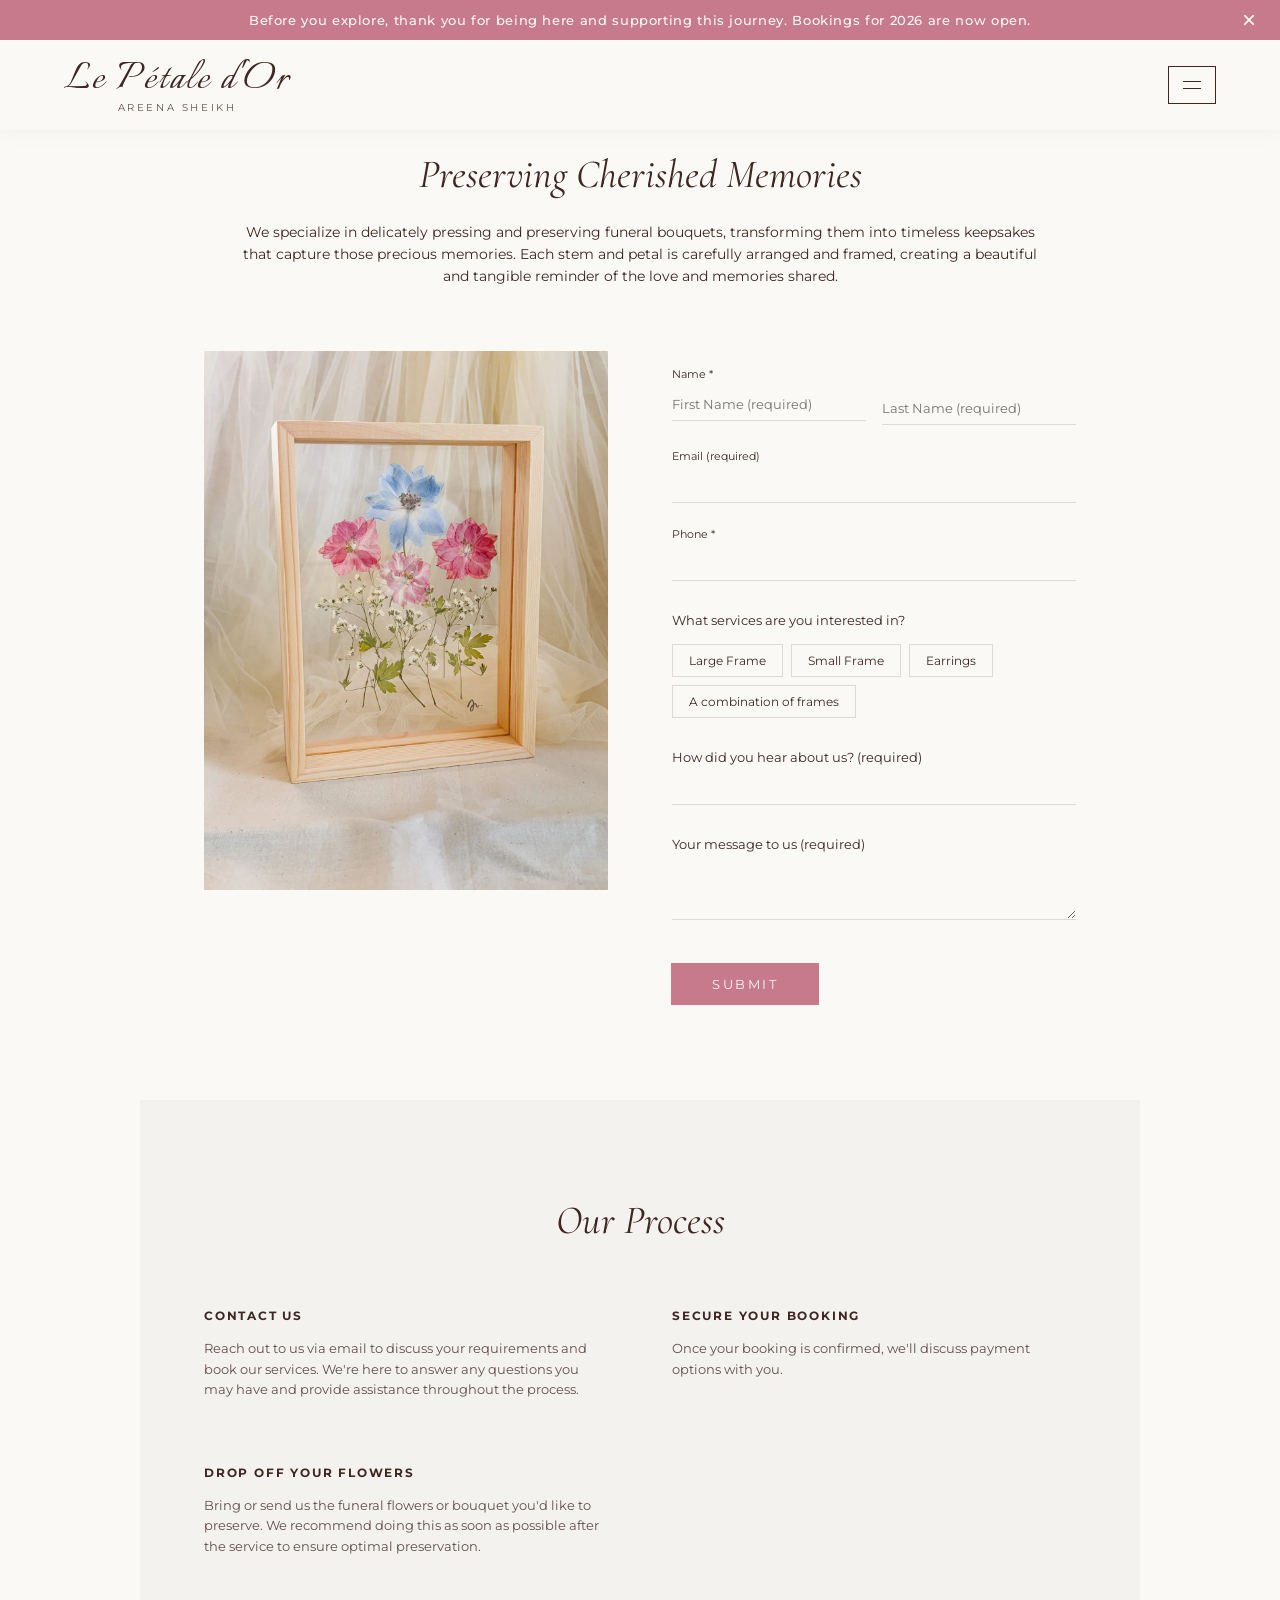
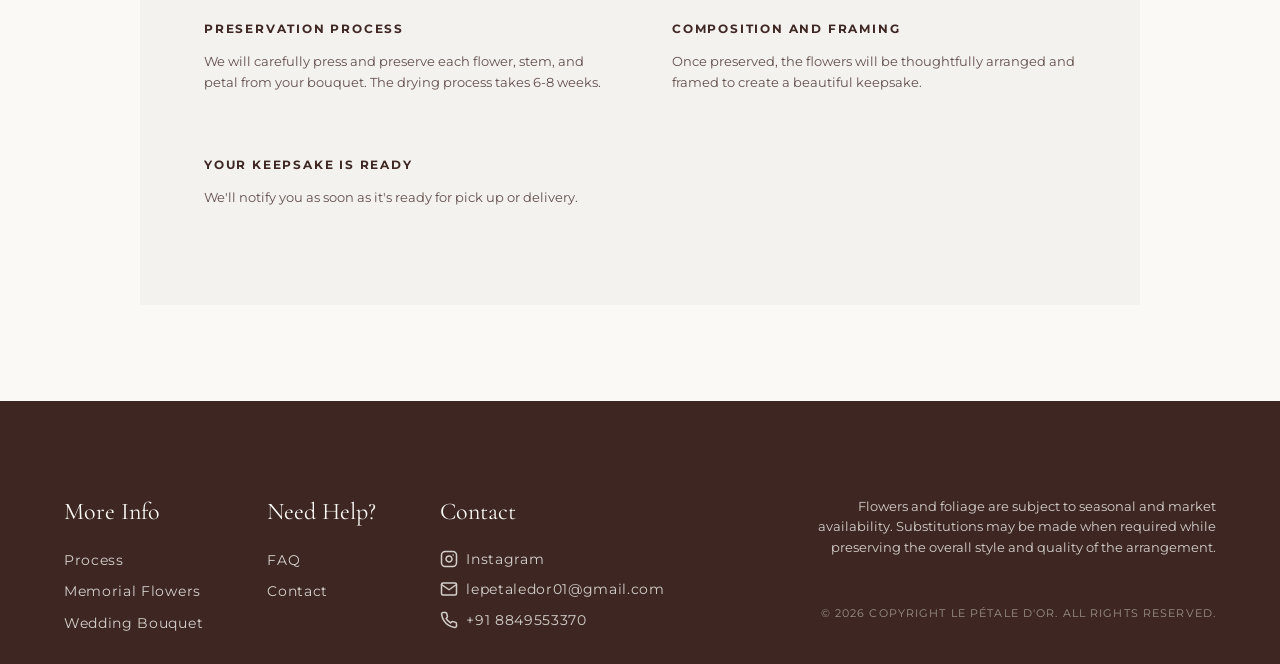
<file: memorial-flowers.html>
<!DOCTYPE html>
<html lang="en">

<head>
    <meta charset="UTF-8">
    <meta name="viewport" content="width=device-width, initial-scale=1.0">
    <title>The Process | Areena Sheikh</title>
    <!-- Google Fonts for elegant typography -->
    <link rel="preconnect" href="https://fonts.googleapis.com">
    <link rel="preconnect" href="https://fonts.gstatic.com" crossorigin>
    <link
        href="https://fonts.googleapis.com/css2?family=Cinzel+Decorative:wght@700&family=Cormorant+Garamond:ital,wght@0,400;0,600;1,400&family=Montserrat:wght@300;400;500&display=swap"
        rel="stylesheet">
    <link rel="stylesheet" href="style.css">
</head>

<body>

    <!-- Announcement Bar -->
    <div class="announcement-bar" id="announcementBar">
        <p>Before you explore, thank you for being here and supporting this journey. Bookings for 2026 are now open.</p>
        <button class="close-announcement" aria-label="Close announcement">&times;</button>
    </div>

    <!-- Navbar -->
    <nav class="navbar solid">
        <div class="nav-brand">
            <a href="index.html" style="text-decoration:none;">
                <div class="brand-logo">Le Pétale d'Or</div>
                <div class="brand-subtitle">Areena Sheikh</div>
            </a>
        </div>
        <div class="nav-actions">
            <button class="menu-btn" aria-label="Open Menu">
                <span class="hamburger-line"></span>
                <span class="hamburger-line"></span>
            </button>
        </div>
    </nav>

    <!-- Sidebar Overlay -->
    <div class="sidebar-overlay"></div>

    <!-- Sidebar -->
    <aside class="sidebar">
        <div class="sidebar-header">
            <button class="close-btn" aria-label="Close Menu">
                <svg width="28" height="28" viewBox="0 0 24 24" fill="none" stroke="currentColor" stroke-width="1"
                    stroke-linecap="round" stroke-linejoin="round">
                    <line x1="18" y1="6" x2="6" y2="18"></line>
                    <line x1="6" y1="6" x2="18" y2="18"></line>
                </svg>
            </button>
        </div>

        <nav class="sidebar-nav">
            <div class="nav-section">
                <div class="section-title">
                    <span class="section-num">01</span>
                    <h2>Pressed For You</h2>
                </div>
                <ul class="section-links">
                    <li><a href="wedding-bouquet-preservation.html">WEDDING BOUQUET PRESERVATION</a></li>
                    <li><a href="shop.html">SHOP</a></li>
                </ul>
            </div>

            <div class="nav-section">
                <div class="section-title">
                    <span class="section-num">02</span>
                    <h2>Press Your Own</h2>
                </div>
                <ul class="section-links">
                    <li><a href="workshops.html">WORKSHOPS</a></li>
                </ul>
            </div>

            <div class="nav-section">
                <div class="section-title">
                    <span class="section-num">03</span>
                    <h2>About</h2>
                </div>
                <ul class="section-links">
                    <li><a href="about.html">THE ARTIST</a></li>
                </ul>
            </div>

            <div class="nav-section">
                <div class="section-title">
                    <span class="section-num">04</span>
                    <h2>Contact</h2>
                </div>
                <ul class="section-links">
                    <li><a href="contact.html">ENQUIRE</a></li>
                </ul>
            </div>
        </nav>
    </aside>

    <main class="page-content memorial-page">
        <div class="page-header" style="text-align: center; max-width: 800px; margin: 0 auto; padding-bottom: 4rem;">
            <h1 style="font-family: var(--font-serif); font-size: 2.5rem; font-weight: 400; margin-bottom: 1.5rem; text-transform: none; font-style: italic;">Preserving Cherished Memories</h1>
            <p style="font-family: var(--font-sans); font-size: 0.85rem; line-height: 1.6; color: var(--text-color);">We specialize in delicately pressing and preserving funeral bouquets, transforming them into timeless keepsakes that capture those precious memories. Each stem and petal is carefully arranged and framed, creating a beautiful and tangible reminder of the love and memories shared.</p>
        </div>

        <section class="memorial-booking-section" style="display: flex; gap: 4rem; margin-bottom: 6rem; flex-wrap: wrap;">
            <div class="memorial-image" style="flex: 1; min-width: 300px;">
                <img src="Images/frame-your-bouquet.jpeg" alt="Preserved memorial flowers keepsake" style="width: 100%; aspect-ratio: 3/4; object-fit: cover; display: block;">
            </div>
            <div class="memorial-form-container" style="flex: 1; min-width: 300px; padding-top: 1rem;">
                <form class="memorial-form" id="memorialForm" onsubmit="memorialFormSubmit(event)">
                    <div style="display: flex; gap: 1rem; margin-bottom: 1.5rem;">
                        <div style="flex: 1;">
                            <label style="display: block; font-family: var(--font-sans); font-size: 0.7rem; margin-bottom: 0.5rem;">Name *</label>
                            <input type="text" id="memFirstName" placeholder="First Name (required)" required style="width: 100%; border: none; border-bottom: 1px solid var(--border-color); padding: 0.5rem 0; background: transparent; font-family: var(--font-sans); font-size: 0.8rem; outline: none;">
                        </div>
                        <div style="flex: 1; padding-top: 1.6rem;">
                            <input type="text" id="memLastName" placeholder="Last Name (required)" required style="width: 100%; border: none; border-bottom: 1px solid var(--border-color); padding: 0.5rem 0; background: transparent; font-family: var(--font-sans); font-size: 0.8rem; outline: none;">
                        </div>
                    </div>
                    
                    <div style="margin-bottom: 1.5rem;">
                        <label style="display: block; font-family: var(--font-sans); font-size: 0.7rem; margin-bottom: 0.5rem;">Email (required)</label>
                        <input type="email" id="memEmail" required style="width: 100%; border: none; border-bottom: 1px solid var(--border-color); padding: 0.5rem 0; background: transparent; font-family: var(--font-sans); font-size: 0.8rem; outline: none;">
                    </div>

                    <div style="margin-bottom: 2rem;">
                        <label style="display: block; font-family: var(--font-sans); font-size: 0.7rem; margin-bottom: 0.5rem;">Phone *</label>
                        <input type="tel" id="memPhone" required style="width: 100%; border: none; border-bottom: 1px solid var(--border-color); padding: 0.5rem 0; background: transparent; font-family: var(--font-sans); font-size: 0.8rem; outline: none;">
                    </div>

                    <div style="margin-bottom: 2rem;">
                        <label style="display: block; font-family: var(--font-sans); font-size: 0.8rem; margin-bottom: 1rem;">What services are you interested in?</label>
                        <div style="display: flex; gap: 0.5rem; flex-wrap: wrap;">
                            <label class="service-pill"><input type="checkbox" name="services" value="Large Frame"><span>Large Frame</span></label>
                            <label class="service-pill"><input type="checkbox" name="services" value="Small Frame"><span>Small Frame</span></label>
                            <label class="service-pill"><input type="checkbox" name="services" value="Earrings"><span>Earrings</span></label>
                            <label class="service-pill"><input type="checkbox" name="services" value="A combination of frames"><span>A combination of frames</span></label>
                        </div>
                    </div>

                    <div style="margin-bottom: 2rem;">
                        <label style="display: block; font-family: var(--font-sans); font-size: 0.8rem; margin-bottom: 0.5rem;">How did you hear about us? (required)</label>
                        <input type="text" id="memHear" required style="width: 100%; border: none; border-bottom: 1px solid var(--border-color); padding: 0.5rem 0; background: transparent; font-family: var(--font-sans); font-size: 0.8rem; outline: none;">
                    </div>

                    <div style="margin-bottom: 2.5rem;">
                        <label style="display: block; font-family: var(--font-sans); font-size: 0.8rem; margin-bottom: 0.5rem;">Your message to us (required)</label>
                        <textarea id="memMessage" required style="width: 100%; border: none; border-bottom: 1px solid var(--border-color); padding: 0.5rem 0; background: transparent; font-family: var(--font-sans); font-size: 0.8rem; outline: none; resize: vertical; min-height: 60px;"></textarea>
                    </div>

                    <button type="submit" class="btn-secondary" style="padding: 0.8rem 2.5rem; font-size: 0.8rem; cursor: pointer; border: none; transition: opacity 0.3s ease;">SUBMIT</button>
                </form>
            </div>
        </section>

        <section class="memorial-process" style="background-color: rgba(62, 39, 35, 0.03); padding: 6rem 4rem; margin: 0 -4rem 6rem -4rem;">
            <h2 style="font-family: var(--font-serif); font-size: 2.5rem; text-align: center; margin-bottom: 4rem; font-style: italic; font-weight: 400;">Our Process</h2>
            
            <div style="display: grid; grid-template-columns: repeat(auto-fit, minmax(250px, 1fr)); gap: 4rem; margin-bottom: 4rem;">
                <div>
                    <h3 style="font-family: var(--font-sans); font-size: 0.75rem; letter-spacing: 0.15em; text-transform: uppercase; margin-bottom: 1rem;">Contact Us</h3>
                    <p style="font-family: var(--font-sans); font-size: 0.8rem; line-height: 1.6; opacity: 0.8;">Reach out to us via email to discuss your requirements and book our services. We're here to answer any questions you may have and provide assistance throughout the process.</p>
                </div>
                <div>
                    <h3 style="font-family: var(--font-sans); font-size: 0.75rem; letter-spacing: 0.15em; text-transform: uppercase; margin-bottom: 1rem;">Secure Your Booking</h3>
                    <p style="font-family: var(--font-sans); font-size: 0.8rem; line-height: 1.6; opacity: 0.8;">Once your booking is confirmed, we'll discuss payment options with you.</p>
                </div>
                <div>
                    <h3 style="font-family: var(--font-sans); font-size: 0.75rem; letter-spacing: 0.15em; text-transform: uppercase; margin-bottom: 1rem;">Drop Off Your Flowers</h3>
                    <p style="font-family: var(--font-sans); font-size: 0.8rem; line-height: 1.6; opacity: 0.8;">Bring or send us the funeral flowers or bouquet you'd like to preserve. We recommend doing this as soon as possible after the service to ensure optimal preservation.</p>
                </div>
            </div>

            <div style="display: grid; grid-template-columns: repeat(auto-fit, minmax(250px, 1fr)); gap: 4rem;">
                <div>
                    <h3 style="font-family: var(--font-sans); font-size: 0.75rem; letter-spacing: 0.15em; text-transform: uppercase; margin-bottom: 1rem;">Preservation Process</h3>
                    <p style="font-family: var(--font-sans); font-size: 0.8rem; line-height: 1.6; opacity: 0.8;">We will carefully press and preserve each flower, stem, and petal from your bouquet. The drying process takes 6-8 weeks.</p>
                </div>
                <div>
                    <h3 style="font-family: var(--font-sans); font-size: 0.75rem; letter-spacing: 0.15em; text-transform: uppercase; margin-bottom: 1rem;">Composition And Framing</h3>
                    <p style="font-family: var(--font-sans); font-size: 0.8rem; line-height: 1.6; opacity: 0.8;">Once preserved, the flowers will be thoughtfully arranged and framed to create a beautiful keepsake.</p>
                </div>
                <div>
                    <h3 style="font-family: var(--font-sans); font-size: 0.75rem; letter-spacing: 0.15em; text-transform: uppercase; margin-bottom: 1rem;">Your Keepsake Is Ready</h3>
                    <p style="font-family: var(--font-sans); font-size: 0.8rem; line-height: 1.6; opacity: 0.8;">We'll notify you as soon as it's ready for pick up or delivery.</p>
                </div>
            </div>
        </section>
    </main>

    <!-- Footer -->
    <footer class="site-footer">
        <div class="footer-content">
            <div class="footer-left">
                <div class="footer-col">
                    <h3>More Info</h3>
                    <ul>
                        <li><a href="process.html">Process</a></li>
                        <li><a href="memorial-flowers.html">Memorial Flowers</a></li>
            <li><a href="wedding-bouquet-preservation.html">Wedding Bouquet</a></li>
                    </ul>
                </div>
                <div class="footer-col">
                    <h3>Need Help?</h3>
                    <ul>
                        <li><a href="faq.html">FAQ</a></li>
                        <li><a href="contact.html">Contact</a></li>
                    </ul>
                </div>
                <div class="footer-col">
                    <h3>Contact</h3>
                    <ul class="contact-links">
                        <li><a href="https://instagram.com" target="_blank">
                            <svg width="18" height="18" viewBox="0 0 24 24" fill="none" stroke="currentColor" stroke-width="2" stroke-linecap="round" stroke-linejoin="round"><rect x="2" y="2" width="20" height="20" rx="5" ry="5"></rect><path d="M16 11.37A4 4 0 1 1 12.63 8 4 4 0 0 1 16 11.37z"></path><line x1="17.5" y1="6.5" x2="17.51" y2="6.5"></line></svg>
                            Instagram
                        </a></li>
                        <li><a href="mailto:lepetaledor01@gmail.com">
                            <svg width="18" height="18" viewBox="0 0 24 24" fill="none" stroke="currentColor" stroke-width="2" stroke-linecap="round" stroke-linejoin="round"><path d="M4 4h16c1.1 0 2 .9 2 2v12c0 1.1-.9 2-2 2H4c-1.1 0-2-.9-2-2V6c0-1.1.9-2 2-2z"></path><polyline points="22,6 12,13 2,6"></polyline></svg>
                            lepetaledor01@gmail.com
                        </a></li>
                        <li><a href="tel:+918849553370">
                            <svg width="18" height="18" viewBox="0 0 24 24" fill="none" stroke="currentColor" stroke-width="2" stroke-linecap="round" stroke-linejoin="round"><path d="M22 16.92v3a2 2 0 0 1-2.18 2 19.79 19.79 0 0 1-8.63-3.07 19.5 19.5 0 0 1-6-6 19.79 19.79 0 0 1-3.07-8.67A2 2 0 0 1 4.11 2h3a2 2 0 0 1 2 1.72 12.84 12.84 0 0 0 .7 2.81 2 2 0 0 1-.45 2.11L8.09 9.91a16 16 0 0 0 6 6l1.27-1.27a2 2 0 0 1 2.11-.45 12.84 12.84 0 0 0 2.81.7A2 2 0 0 1 22 16.92z"></path></svg>
                            +91 8849553370
                        </a></li>
                    </ul>
                </div>
            </div>
            <div class="footer-right">
                <p class="warning-text">Flowers and foliage are subject to seasonal and market availability.
                    Substitutions may be made when required while preserving the overall style and quality of the
                    arrangement.</p>
                <p class="copyright">&copy; 2026 Copyright Le Pétale d'Or. All rights reserved.</p>
            </div>
        </div>
    </footer>

    <script src="script.js"></script>
</body>

</html>
</file>
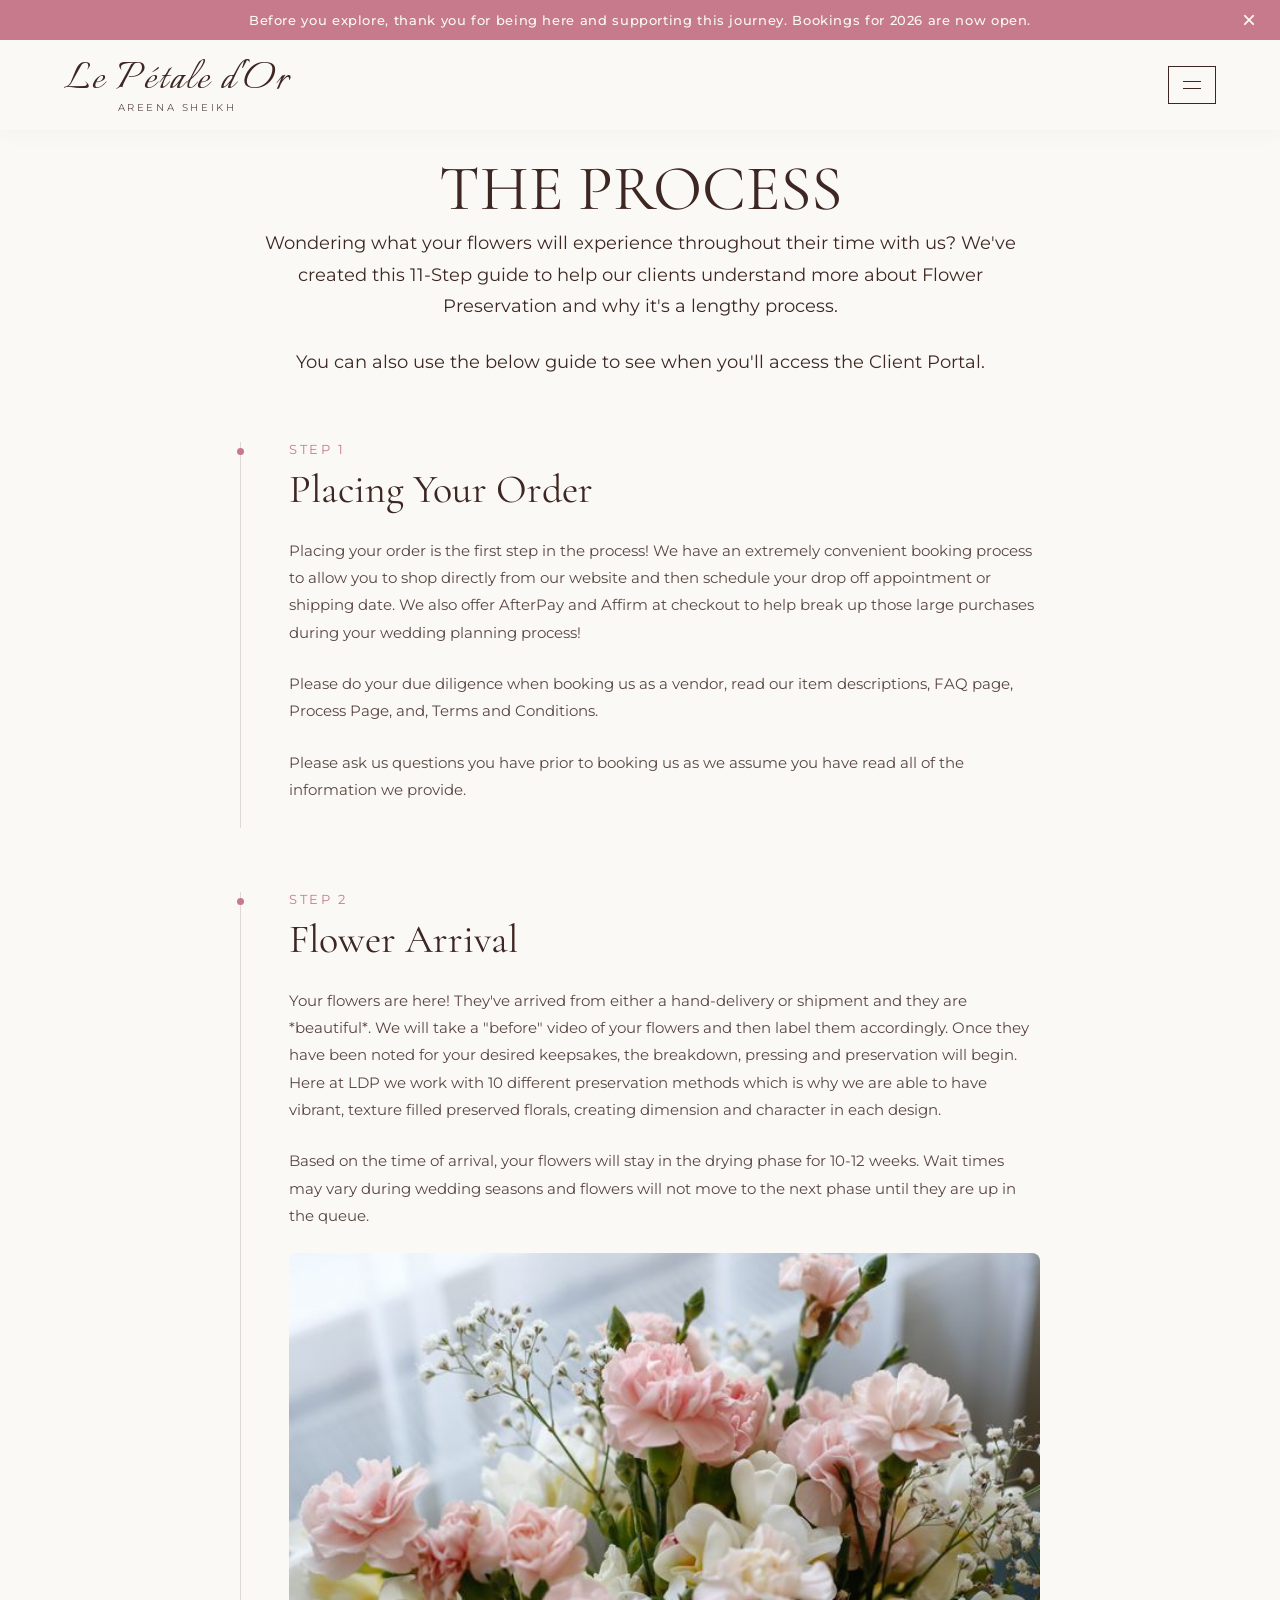
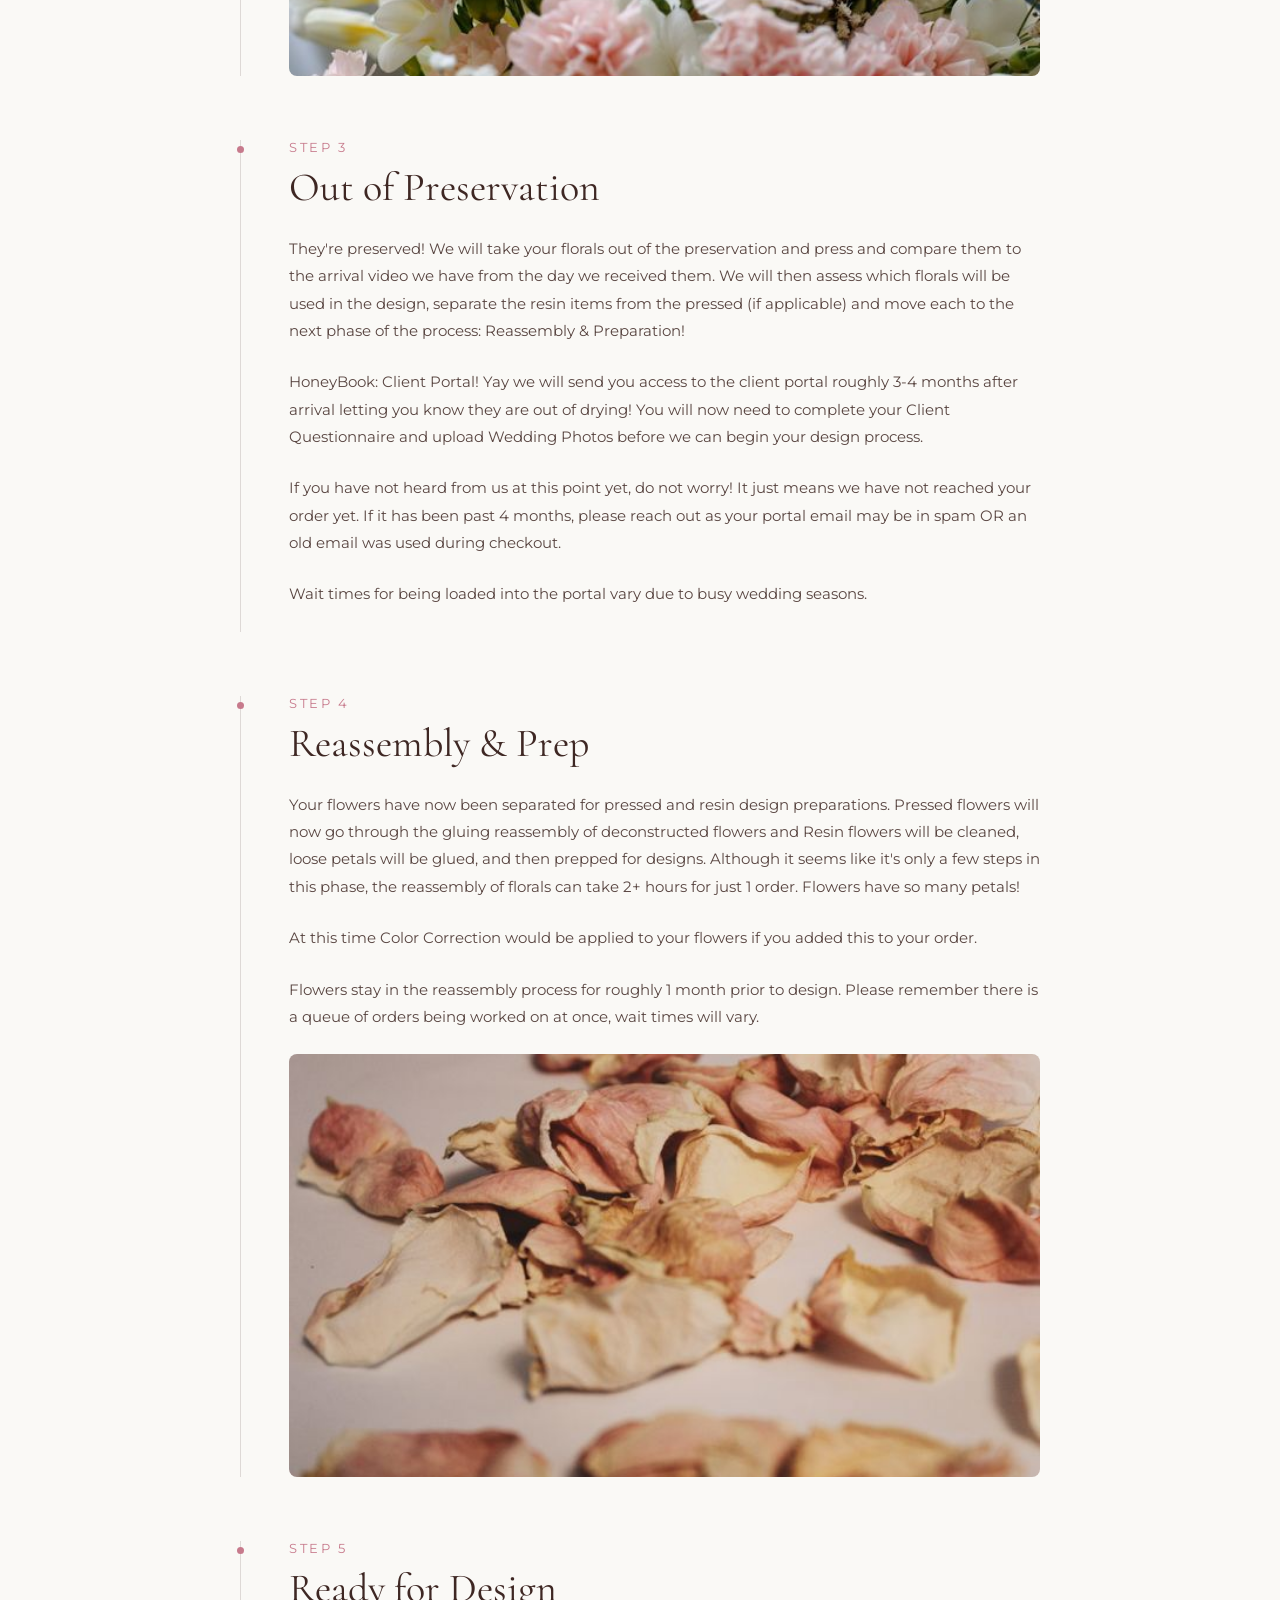
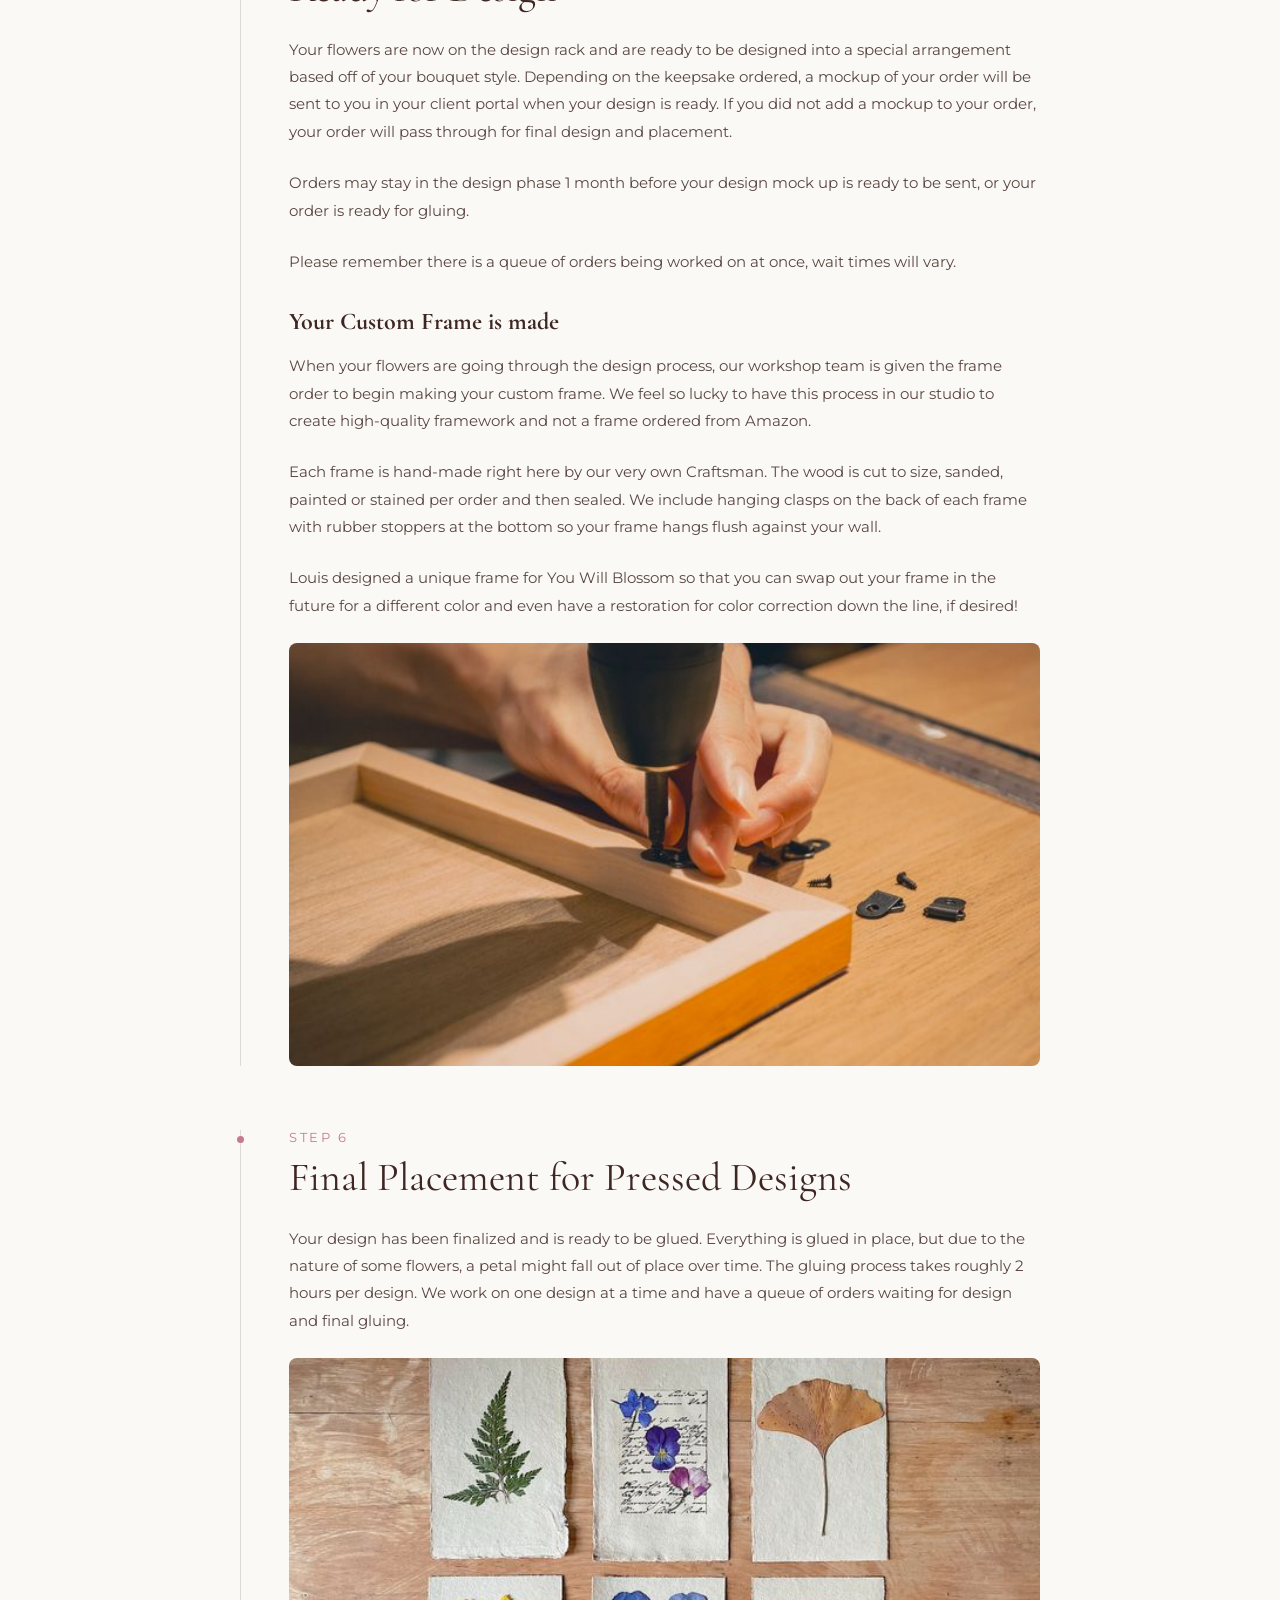
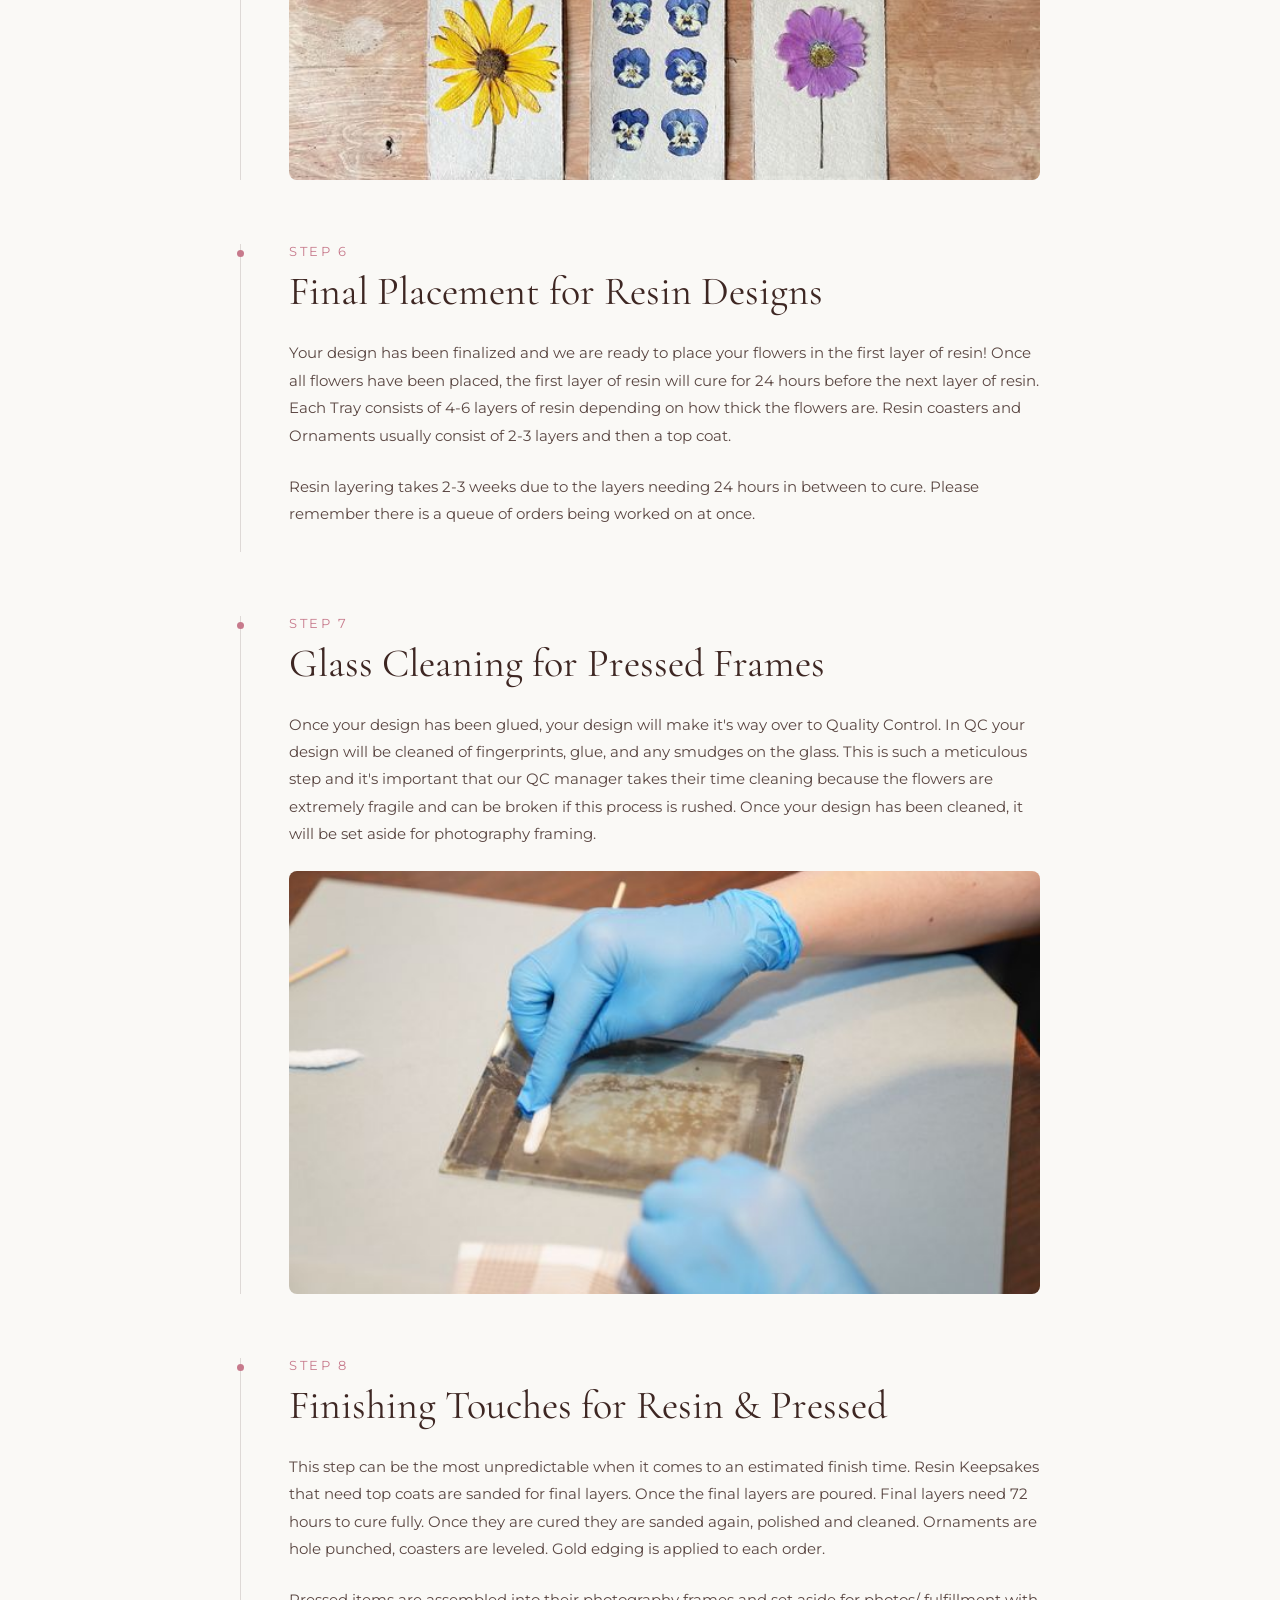
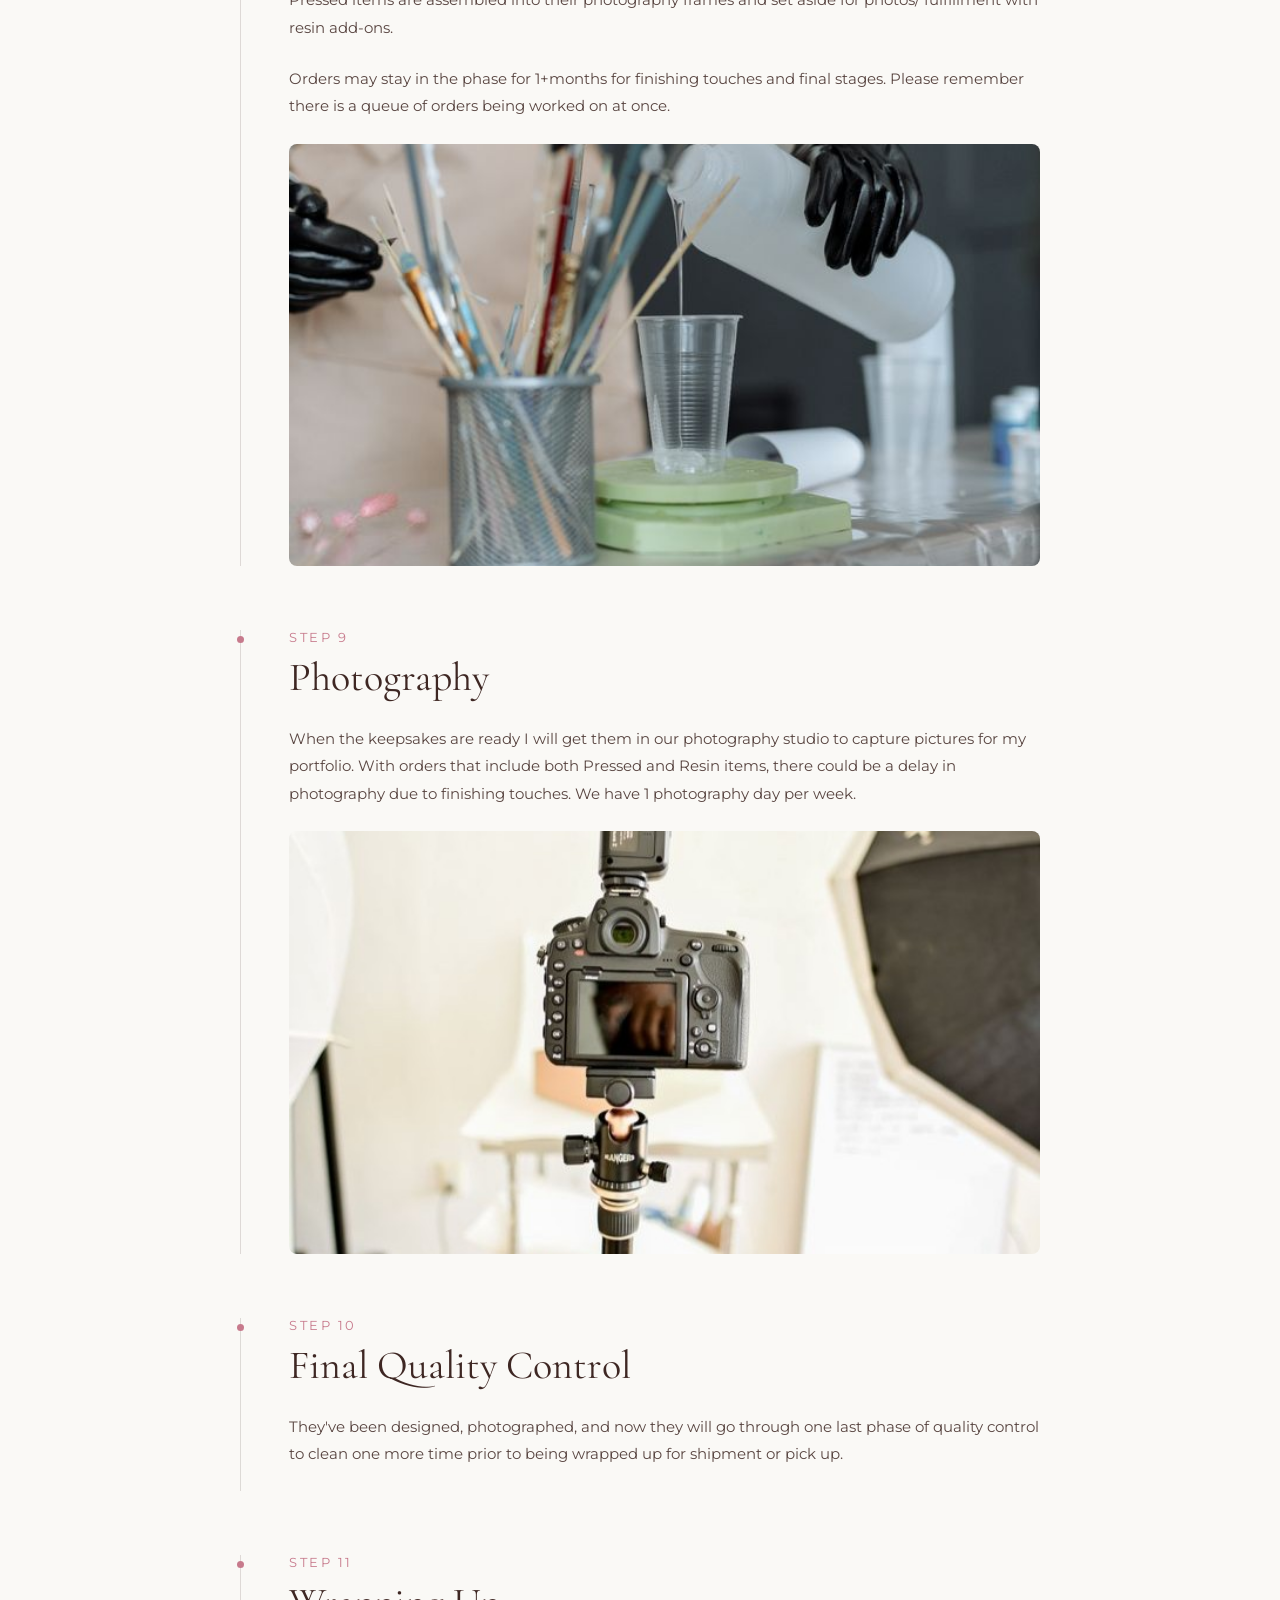
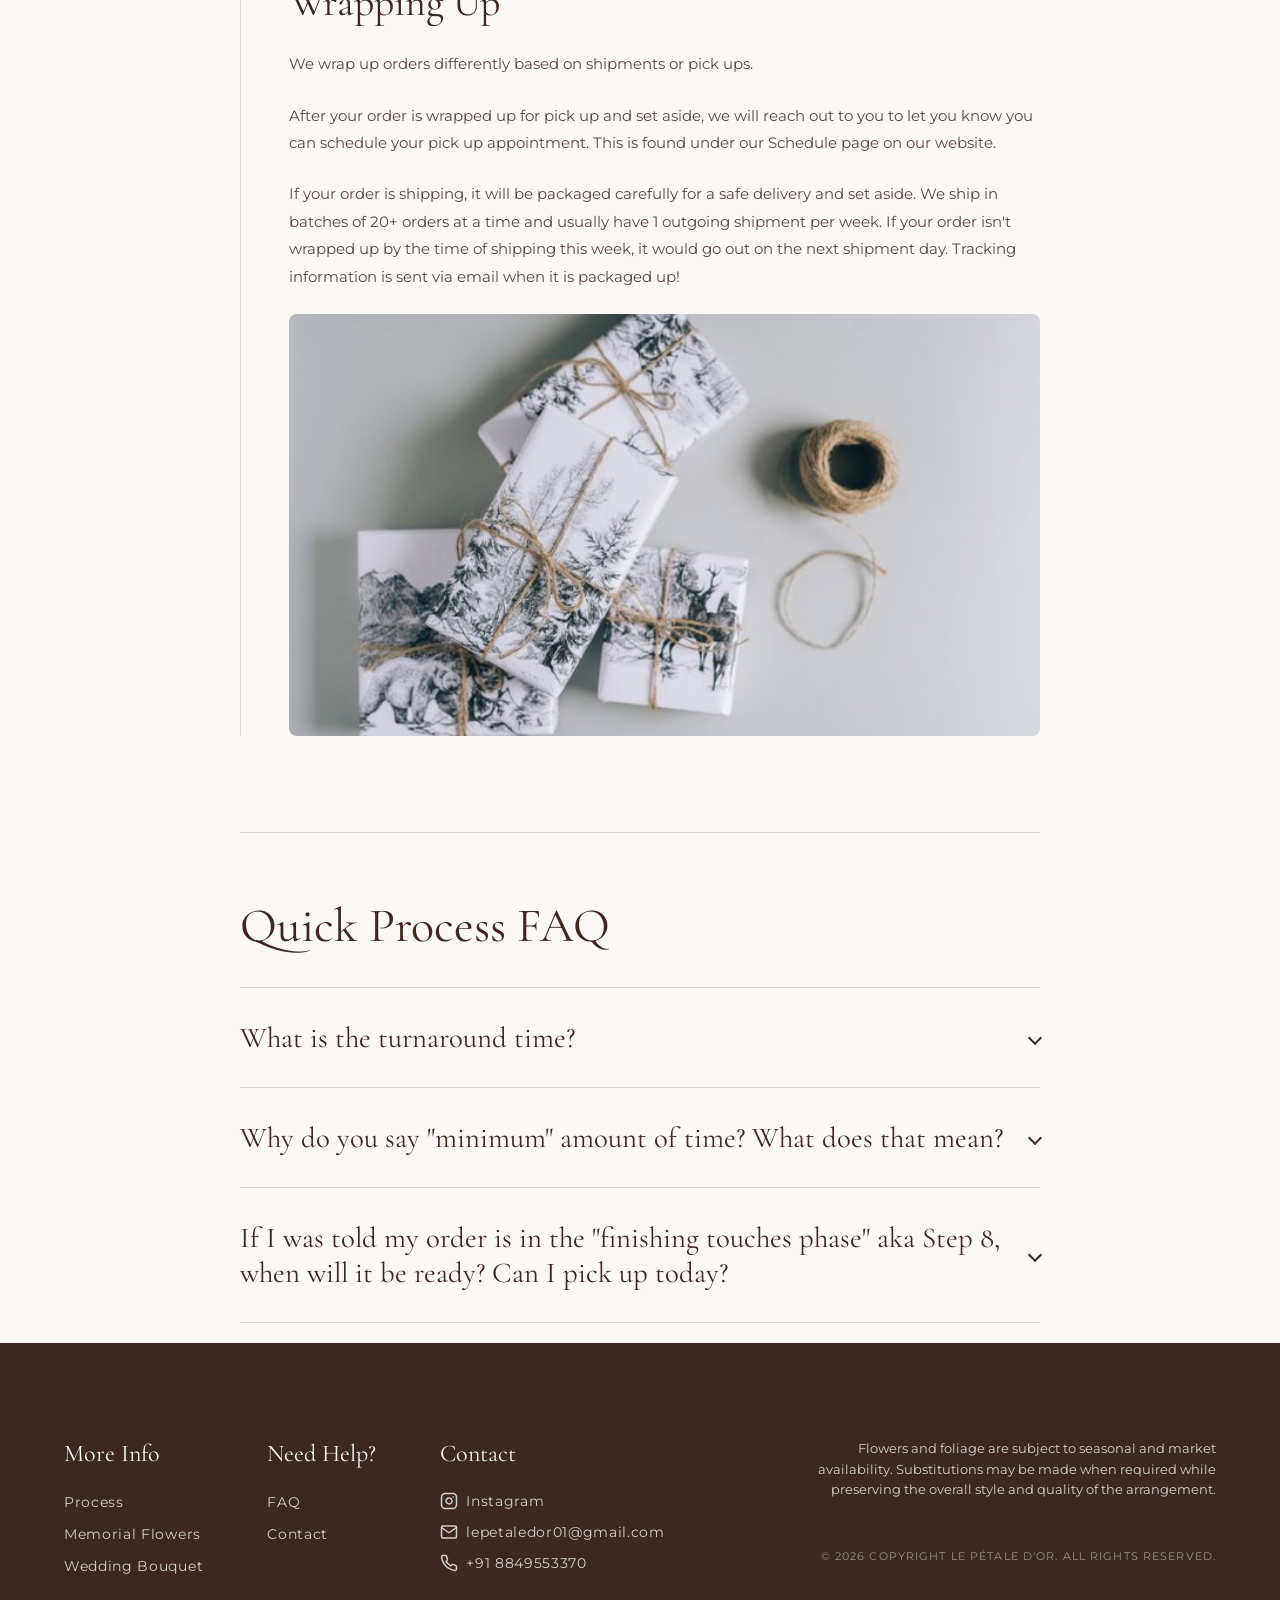
<file: process.html>
<!DOCTYPE html>
<html lang="en">

<head>
    <meta charset="UTF-8">
    <meta name="viewport" content="width=device-width, initial-scale=1.0">
    <title>The Process | Areena Sheikh</title>
    <!-- Google Fonts for elegant typography -->
    <link rel="preconnect" href="https://fonts.googleapis.com">
    <link rel="preconnect" href="https://fonts.gstatic.com" crossorigin>
    <link
        href="https://fonts.googleapis.com/css2?family=Cinzel+Decorative:wght@700&family=Cormorant+Garamond:ital,wght@0,400;0,600;1,400&family=Montserrat:wght@300;400;500&display=swap"
        rel="stylesheet">
    <link rel="stylesheet" href="style.css">
</head>

<body>

    <!-- Announcement Bar -->
    <div class="announcement-bar" id="announcementBar">
        <p>Before you explore, thank you for being here and supporting this journey. Bookings for 2026 are now open.</p>
        <button class="close-announcement" aria-label="Close announcement">&times;</button>
    </div>

    <!-- Navbar -->
    <nav class="navbar solid">
        <div class="nav-brand">
            <a href="index.html" style="text-decoration:none;">
                <div class="brand-logo">Le Pétale d'Or</div>
                <div class="brand-subtitle">Areena Sheikh</div>
            </a>
        </div>
        <div class="nav-actions">
            <button class="menu-btn" aria-label="Open Menu">
                <span class="hamburger-line"></span>
                <span class="hamburger-line"></span>
            </button>
        </div>
    </nav>

    <!-- Sidebar Overlay -->
    <div class="sidebar-overlay"></div>

    <!-- Sidebar -->
    <aside class="sidebar">
        <div class="sidebar-header">
            <button class="close-btn" aria-label="Close Menu">
                <svg width="28" height="28" viewBox="0 0 24 24" fill="none" stroke="currentColor" stroke-width="1"
                    stroke-linecap="round" stroke-linejoin="round">
                    <line x1="18" y1="6" x2="6" y2="18"></line>
                    <line x1="6" y1="6" x2="18" y2="18"></line>
                </svg>
            </button>
        </div>

        <nav class="sidebar-nav">
            <div class="nav-section">
                <div class="section-title">
                    <span class="section-num">01</span>
                    <h2>Pressed For You</h2>
                </div>
                <ul class="section-links">
                    <li><a href="wedding-bouquet-preservation.html">WEDDING BOUQUET PRESERVATION</a></li>
                    <li><a href="shop.html">SHOP</a></li>
                </ul>
            </div>

            <div class="nav-section">
                <div class="section-title">
                    <span class="section-num">02</span>
                    <h2>Press Your Own</h2>
                </div>
                <ul class="section-links">
                    <li><a href="workshops.html">WORKSHOPS</a></li>
                </ul>
            </div>

            <div class="nav-section">
                <div class="section-title">
                    <span class="section-num">03</span>
                    <h2>About</h2>
                </div>
                <ul class="section-links">
                    <li><a href="about.html">THE ARTIST</a></li>
                </ul>
            </div>

            <div class="nav-section">
                <div class="section-title">
                    <span class="section-num">04</span>
                    <h2>Contact</h2>
                </div>
                <ul class="section-links">
                    <li><a href="contact.html">ENQUIRE</a></li>
                </ul>
            </div>
        </nav>
    </aside>

    <main class="page-content process-page">
        <div class="page-header">
            <h1>THE PROCESS</h1>
            <p class="intro-text">Wondering what your flowers will experience throughout their time with us? We've
                created this 11-Step guide to help our clients understand more about Flower Preservation and why it's a
                lengthy process.</p>
            <p class="intro-text">You can also use the below guide to see when you'll access the Client Portal.</p>
        </div>

        <section class="process-timeline">
            <!-- Step 1 -->
            <div class="process-step">
                <div class="step-header">
                    <span class="step-num">Step 1</span>
                    <h2>Placing Your Order</h2>
                </div>
                <div class="step-content">
                    <p>Placing your order is the first step in the process! We have an extremely convenient booking
                        process to allow you to shop directly from our website and then schedule your drop off
                        appointment or shipping date. We also offer AfterPay and Affirm at checkout to help break up
                        those large purchases during your wedding planning process!</p>
                    <p>Please do your due diligence when booking us as a vendor, read our item descriptions, FAQ page,
                        Process Page, and, Terms and Conditions.</p>
                    <p>Please ask us questions you have prior to booking us as we assume you have read all of the
                        information we provide.</p>
                </div>
            </div>

            <!-- Step 2 -->
            <div class="process-step">
                <div class="step-header">
                    <span class="step-num">Step 2</span>
                    <h2>Flower Arrival</h2>
                </div>
                <div class="step-content">
                    <p>Your flowers are here! They've arrived from either a hand-delivery or shipment and they are
                        *beautiful*. We will take a "before" video of your flowers and then label them accordingly. Once
                        they have been noted for your desired keepsakes, the breakdown, pressing and preservation will
                        begin. Here at LDP we work with 10 different preservation methods which is why we are able to
                        have vibrant, texture filled preserved florals, creating dimension and character in each design.
                    </p>
                    <p>Based on the time of arrival, your flowers will stay in the drying phase for 10-12 weeks. Wait
                        times may vary during wedding seasons and flowers will not move to the next phase until they are
                        up in the queue.</p>
                    <div class="process-img-container" style="position: relative; width: 100%; aspect-ratio: 16/9; margin-top: 1rem; overflow: hidden; border-radius: 8px;">
                        <img src="Images/process2/step2_arrival.jpg" alt="Step 2: Flower Arrival" style="width: 100%; height: 100%; object-fit: cover; display: block;">
                    </div>
                </div>
            </div>

            <!-- Step 3 -->
            <div class="process-step">
                <div class="step-header">
                    <span class="step-num">Step 3</span>
                    <h2>Out of Preservation</h2>
                </div>
                <div class="step-content">
                    <p>They're preserved! We will take your florals out of the preservation and press and compare them
                        to the arrival video we have from the day we received them. We will then assess which florals
                        will be used in the design, separate the resin items from the pressed (if applicable) and move
                        each to the next phase of the process: Reassembly & Preparation!</p>
                    <p>HoneyBook: Client Portal! Yay we will send you access to the client portal roughly 3-4 months
                        after arrival letting you know they are out of drying! You will now need to complete your Client
                        Questionnaire and upload Wedding Photos before we can begin your design process.</p>
                    <p>If you have not heard from us at this point yet, do not worry! It just means we have not reached
                        your order yet. If it has been past 4 months, please reach out as your portal email may be in
                        spam OR an old email was used during checkout.</p>
                    <p>Wait times for being loaded into the portal vary due to busy wedding seasons.</p>
                </div>
            </div>

            <!-- Step 4 -->
            <div class="process-step">
                <div class="step-header">
                    <span class="step-num">Step 4</span>
                    <h2>Reassembly & Prep</h2>
                </div>
                <div class="step-content">
                    <p>Your flowers have now been separated for pressed and resin design preparations. Pressed flowers
                        will now go through the gluing reassembly of deconstructed flowers and Resin flowers will be
                        cleaned, loose petals will be glued, and then prepped for designs. Although it seems like it's
                        only a few steps in this phase, the reassembly of florals can take 2+ hours for just 1 order.
                        Flowers have so many petals!</p>
                    <p>At this time Color Correction would be applied to your flowers if you added this to your order.
                    </p>
                    <p>Flowers stay in the reassembly process for roughly 1 month prior to design. Please remember there
                        is a queue of orders being worked on at once, wait times will vary.</p>
                    <div class="process-img-container" style="position: relative; width: 100%; aspect-ratio: 16/9; margin-top: 1rem; overflow: hidden; border-radius: 8px;">
                        <img src="Images/process2/step4_reassembly.jpg" alt="Step 4: Reassembly & Prep" style="width: 100%; height: 100%; object-fit: cover; display: block;">
                    </div>
                </div>
            </div>

            <!-- Step 5 -->
            <div class="process-step">
                <div class="step-header">
                    <span class="step-num">Step 5</span>
                    <h2>Ready for Design</h2>
                </div>
                <div class="step-content">
                    <p>Your flowers are now on the design rack and are ready to be designed into a special arrangement
                        based off of your bouquet style. Depending on the keepsake ordered, a mockup of your order will
                        be sent to you in your client portal when your design is ready. If you did not add a mockup to
                        your order, your order will pass through for final design and placement.</p>
                    <p>Orders may stay in the design phase 1 month before your design mock up is ready to be sent, or
                        your order is ready for gluing.</p>
                    <p>Please remember there is a queue of orders being worked on at once, wait times will vary.</p>
                    <h3
                        style="margin-top: 2rem; font-family: var(--font-serif); font-size: 1.5rem; margin-bottom: 1rem;">
                        Your Custom Frame is made</h3>
                    <p>When your flowers are going through the design process, our workshop team is given the frame
                        order to begin making your custom frame. We feel so lucky to have this process in our studio to
                        create high-quality framework and not a frame ordered from Amazon.</p>
                    <p>Each frame is hand-made right here by our very own Craftsman. The wood is cut to size, sanded,
                        painted or stained per order and then sealed. We include hanging clasps on the back of each
                        frame with rubber stoppers at the bottom so your frame hangs flush against your wall.</p>
                    <p>Louis designed a unique frame for You Will Blossom so that you can swap out your frame in the
                        future for a different color and even have a restoration for color correction down the line, if
                        desired!</p>
                    <div class="process-img-container" style="position: relative; width: 100%; aspect-ratio: 16/9; margin-top: 1rem; overflow: hidden; border-radius: 8px;">
                        <img src="Images/process2/step5_design.jpg" alt="Step 5: Custom frame crafting" style="width: 100%; height: 100%; object-fit: cover; display: block;">
                    </div>
                </div>
            </div>

            <!-- Step 6 (Pressed) -->
            <div class="process-step">
                <div class="step-header">
                    <span class="step-num">Step 6</span>
                    <h2>Final Placement for Pressed Designs</h2>
                </div>
                <div class="step-content">
                    <p>Your design has been finalized and is ready to be glued. Everything is glued in place, but due to
                        the nature of some flowers, a petal might fall out of place over time. The gluing process takes
                        roughly 2 hours per design. We work on one design at a time and have a queue of orders waiting
                        for design and final gluing.</p>
                    <div class="process-img-container" style="position: relative; width: 100%; aspect-ratio: 16/9; margin-top: 1rem; overflow: hidden; border-radius: 8px;">
                        <img src="Images/process2/step6_pressed_gluing.jpg" alt="Step 6: Final Placement for Pressed Designs" style="width: 100%; height: 100%; object-fit: cover; display: block;">
                    </div>
                </div>
            </div>

            <!-- Step 6 (Resin) -->
            <div class="process-step">
                <div class="step-header">
                    <span class="step-num">Step 6</span>
                    <h2>Final Placement for Resin Designs</h2>
                </div>
                <div class="step-content">
                    <p>Your design has been finalized and we are ready to place your flowers in the first layer of
                        resin! Once all flowers have been placed, the first layer of resin will cure for 24 hours before
                        the next layer of resin. Each Tray consists of 4-6 layers of resin depending on how thick the
                        flowers are. Resin coasters and Ornaments usually consist of 2-3 layers and then a top coat.</p>
                    <p>Resin layering takes 2-3 weeks due to the layers needing 24 hours in between to cure. Please
                        remember there is a queue of orders being worked on at once.</p>
                </div>
            </div>

            <!-- Step 7 -->
            <div class="process-step">
                <div class="step-header">
                    <span class="step-num">Step 7</span>
                    <h2>Glass Cleaning for Pressed Frames</h2>
                </div>
                <div class="step-content">
                    <p>Once your design has been glued, your design will make it's way over to Quality Control. In QC
                        your design will be cleaned of fingerprints, glue, and any smudges on the glass. This is such a
                        meticulous step and it's important that our QC manager takes their time cleaning because the
                        flowers are extremely fragile and can be broken if this process is rushed. Once your design has
                        been cleaned, it will be set aside for photography framing.</p>
                    <div class="process-img-container" style="position: relative; width: 100%; aspect-ratio: 16/9; margin-top: 1rem; overflow: hidden; border-radius: 8px;">
                        <img src="Images/process2/step7_cleaning.jpg" alt="Step 7: Glass Cleaning for Pressed Frames" style="width: 100%; height: 100%; object-fit: cover; display: block;">
                    </div>
                </div>
            </div>

            <!-- Step 8 -->
            <div class="process-step">
                <div class="step-header">
                    <span class="step-num">Step 8</span>
                    <h2>Finishing Touches for Resin & Pressed</h2>
                </div>
                <div class="step-content">
                    <p>This step can be the most unpredictable when it comes to an estimated finish time. Resin
                        Keepsakes that need top coats are sanded for final layers. Once the final layers are poured.
                        Final layers need 72 hours to cure fully. Once they are cured they are sanded again, polished
                        and cleaned. Ornaments are hole punched, coasters are leveled. Gold edging is applied to each
                        order.</p>
                    <p>Pressed items are assembled into their photography frames and set aside for photos/ fulfillment
                        with resin add-ons.</p>
                    <p>Orders may stay in the phase for 1+months for finishing touches and final stages. Please remember
                        there is a queue of orders being worked on at once.</p>
                    <div class="process-img-container" style="position: relative; width: 100%; aspect-ratio: 16/9; margin-top: 1rem; overflow: hidden; border-radius: 8px;">
                        <img src="Images/process2/step8_finishing.jpg" alt="Step 8: Finishing Touches for Resin & Pressed" style="width: 100%; height: 100%; object-fit: cover; display: block;">
                    </div>
                </div>
            </div>

            <!-- Step 9 -->
            <div class="process-step">
                <div class="step-header">
                    <span class="step-num">Step 9</span>
                    <h2>Photography</h2>
                </div>
                <div class="step-content">
                    <p>When the keepsakes are ready I will get them in our photography studio to capture pictures for my
                        portfolio. With orders that include both Pressed and Resin items, there could be a delay in
                        photography due to finishing touches. We have 1 photography day per week.</p>
                    <div class="process-img-container" style="position: relative; width: 100%; aspect-ratio: 16/9; margin-top: 1rem; overflow: hidden; border-radius: 8px;">
                        <img src="Images/process2/step9_photography.jpg" alt="Step 9: Photography" style="width: 100%; height: 100%; object-fit: cover; display: block;">
                    </div>
                </div>
            </div>

            <!-- Step 10 -->
            <div class="process-step">
                <div class="step-header">
                    <span class="step-num">Step 10</span>
                    <h2>Final Quality Control</h2>
                </div>
                <div class="step-content">
                    <p>They've been designed, photographed, and now they will go through one last phase of quality
                        control to clean one more time prior to being wrapped up for shipment or pick up.</p>
                </div>
            </div>

            <!-- Step 11 -->
            <div class="process-step">
                <div class="step-header">
                    <span class="step-num">Step 11</span>
                    <h2>Wrapping Up</h2>
                </div>
                <div class="step-content">
                    <p>We wrap up orders differently based on shipments or pick ups.</p>
                    <p>After your order is wrapped up for pick up and set aside, we will reach out to you to let you
                        know you can schedule your pick up appointment. This is found under our Schedule page on our
                        website.</p>
                    <p>If your order is shipping, it will be packaged carefully for a safe delivery and set aside. We
                        ship in batches of 20+ orders at a time and usually have 1 outgoing shipment per week. If your
                        order isn't wrapped up by the time of shipping this week, it would go out on the next shipment
                        day. Tracking information is sent via email when it is packaged up!</p>
                    <div class="process-img-container" style="position: relative; width: 100%; aspect-ratio: 16/9; margin-top: 1rem; overflow: hidden; border-radius: 8px;">
                        <img src="Images/process2/step11_wrapping.jpg" alt="Step 11: Wrapping Up" style="width: 100%; height: 100%; object-fit: cover; display: block;">
                    </div>
                </div>
            </div>
        </section>

        <!-- Process FAQs -->
        <section class="faq-container process-faqs"
            style="margin-top: 6rem; border-top: 1px solid var(--border-color); padding-top: 4rem;">
            <h2
                style="font-family: var(--font-serif); font-size: 3rem; margin-bottom: 2rem; color: var(--text-color); font-weight: 400;">
                Quick Process FAQ</h2>

            <div class="faq-item">
                <details>
                    <summary>What is the turnaround time?</summary>
                    <div class="faq-answer">
                        <p>Our turnaround time is a minimum time frame of the amount of time it will take for us to
                            complete your artwork. We give a minimum time frame of 6-8 months for pressed frames and
                            orders with resin items, and 8+ months for large collections or orders of 4 or more
                            keepsakes.</p>
                    </div>
                </details>
            </div>

            <div class="faq-item">
                <details>
                    <summary>Why do you say "minimum" amount of time? What does that mean?</summary>
                    <div class="faq-answer">
                        <p>We give a minimum time frame meaning, your order should not be expected to be ready before
                            this amount of time. This means it will require us a minimum of 6, 7, or 8+ months to
                            complete the work, and your order will be ready after this time frame. As noted above, there
                            are various steps that do not have a specific completion time because every order is
                            different. Every order is worked on 1 at a time and we will not rush any of our processes.
                        </p>
                    </div>
                </details>
            </div>

            <div class="faq-item">
                <details>
                    <summary>If I was told my order is in the "finishing touches phase" aka Step 8, when will it be
                        ready? Can I pick up today?</summary>
                    <div class="faq-answer">
                        <p>If your order is in Step 8, this means we are working on all of the final details before it
                            can be completed. Once it's completed, we still have 3 more phases before it would be ready
                            to be picked up or shipped. It would be likely 2-3 weeks after this stage before your order
                            is ready to leave our studio.</p>
                    </div>
                </details>
            </div>
        </section>
    </main>

    <!-- Footer -->
    <footer class="site-footer">
        <div class="footer-content">
            <div class="footer-left">
                <div class="footer-col">
                    <h3>More Info</h3>
                    <ul>
                        <li><a href="process.html">Process</a></li>
                        <li><a href="memorial-flowers.html">Memorial Flowers</a></li>
            <li><a href="wedding-bouquet-preservation.html">Wedding Bouquet</a></li>
                    </ul>
                </div>
                <div class="footer-col">
                    <h3>Need Help?</h3>
                    <ul>
                        <li><a href="faq.html">FAQ</a></li>
                        <li><a href="contact.html">Contact</a></li>
                    </ul>
                </div>
                <div class="footer-col">
                    <h3>Contact</h3>
                    <ul class="contact-links">
                        <li><a href="https://instagram.com" target="_blank">
                            <svg width="18" height="18" viewBox="0 0 24 24" fill="none" stroke="currentColor" stroke-width="2" stroke-linecap="round" stroke-linejoin="round"><rect x="2" y="2" width="20" height="20" rx="5" ry="5"></rect><path d="M16 11.37A4 4 0 1 1 12.63 8 4 4 0 0 1 16 11.37z"></path><line x1="17.5" y1="6.5" x2="17.51" y2="6.5"></line></svg>
                            Instagram
                        </a></li>
                        <li><a href="mailto:lepetaledor01@gmail.com">
                            <svg width="18" height="18" viewBox="0 0 24 24" fill="none" stroke="currentColor" stroke-width="2" stroke-linecap="round" stroke-linejoin="round"><path d="M4 4h16c1.1 0 2 .9 2 2v12c0 1.1-.9 2-2 2H4c-1.1 0-2-.9-2-2V6c0-1.1.9-2 2-2z"></path><polyline points="22,6 12,13 2,6"></polyline></svg>
                            lepetaledor01@gmail.com
                        </a></li>
                        <li><a href="tel:+918849553370">
                            <svg width="18" height="18" viewBox="0 0 24 24" fill="none" stroke="currentColor" stroke-width="2" stroke-linecap="round" stroke-linejoin="round"><path d="M22 16.92v3a2 2 0 0 1-2.18 2 19.79 19.79 0 0 1-8.63-3.07 19.5 19.5 0 0 1-6-6 19.79 19.79 0 0 1-3.07-8.67A2 2 0 0 1 4.11 2h3a2 2 0 0 1 2 1.72 12.84 12.84 0 0 0 .7 2.81 2 2 0 0 1-.45 2.11L8.09 9.91a16 16 0 0 0 6 6l1.27-1.27a2 2 0 0 1 2.11-.45 12.84 12.84 0 0 0 2.81.7A2 2 0 0 1 22 16.92z"></path></svg>
                            +91 8849553370
                        </a></li>
                    </ul>
                </div>
            </div>
            <div class="footer-right">
                <p class="warning-text">Flowers and foliage are subject to seasonal and market availability.
                    Substitutions may be made when required while preserving the overall style and quality of the
                    arrangement.</p>
                <p class="copyright">&copy; 2026 Copyright Le Pétale d'Or. All rights reserved.</p>
            </div>
        </div>
    </footer>

    <script src="script.js"></script>
</body>

</html>
</file>
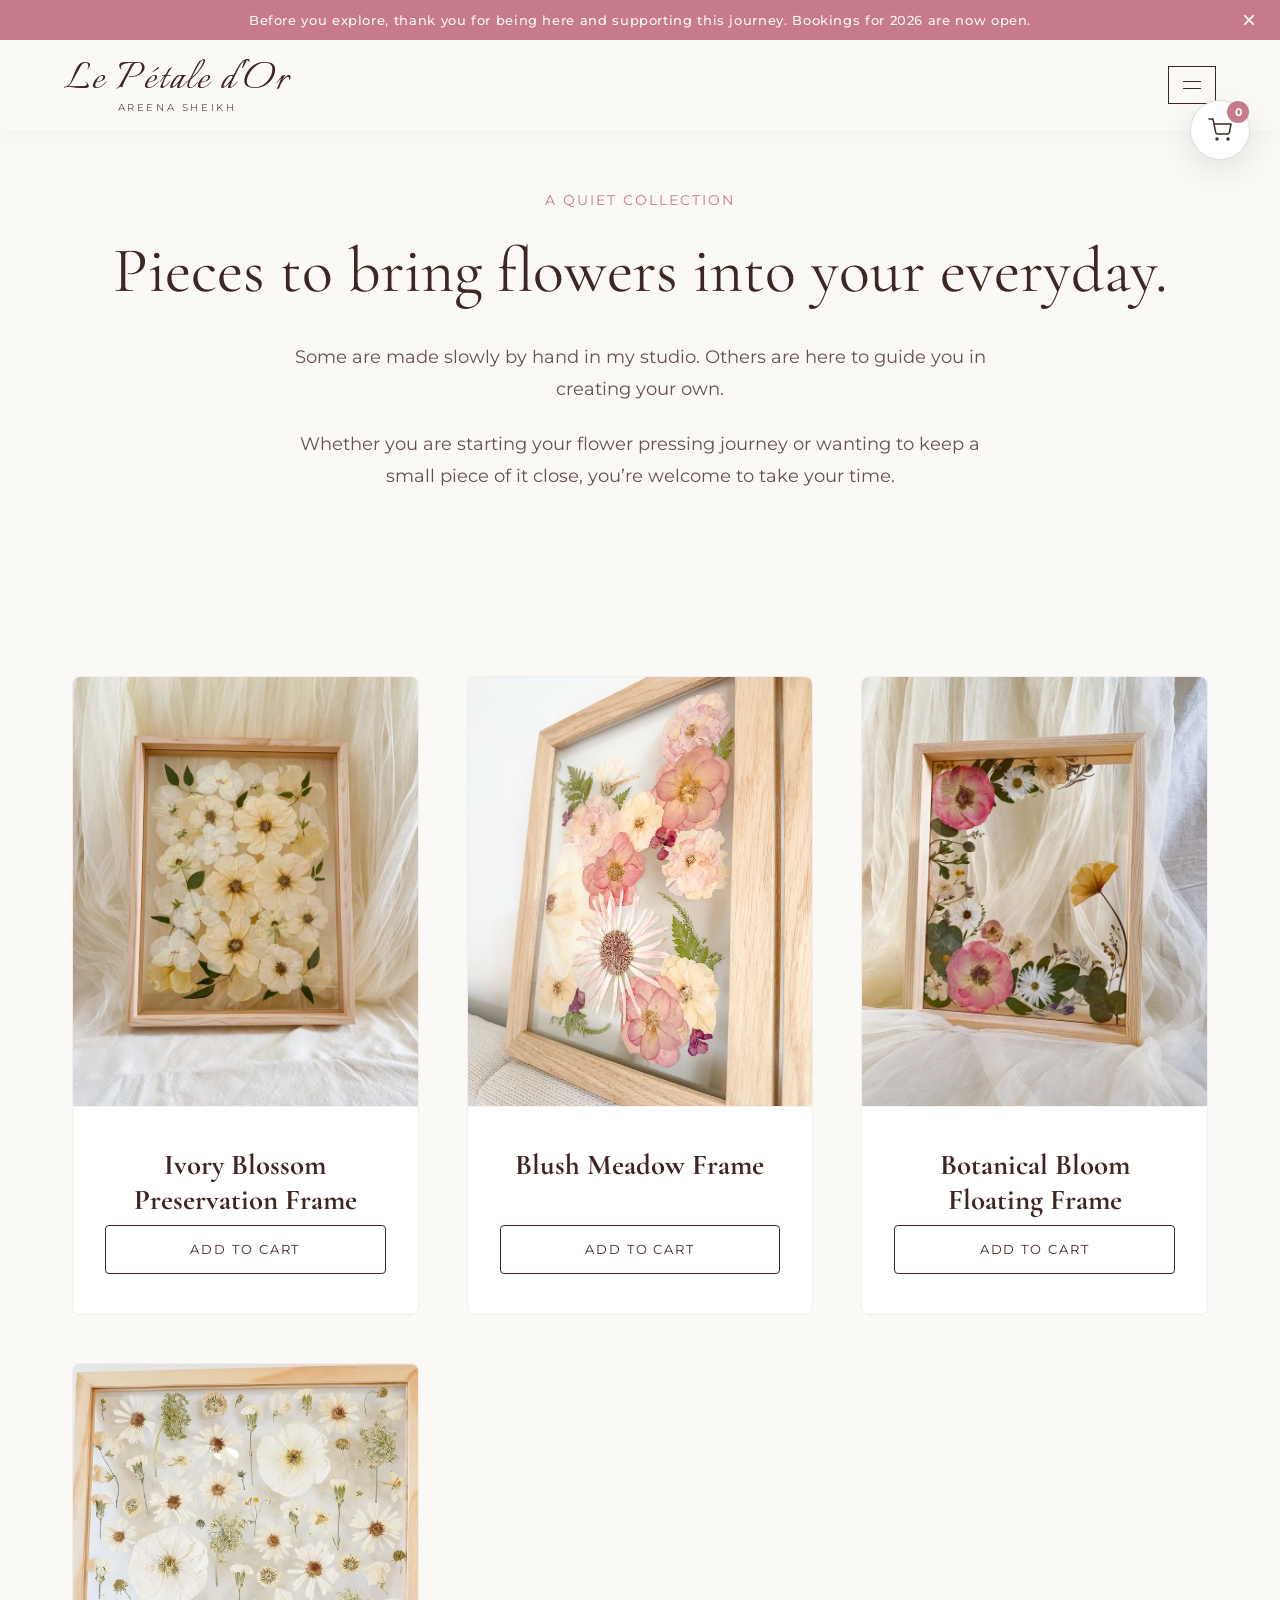
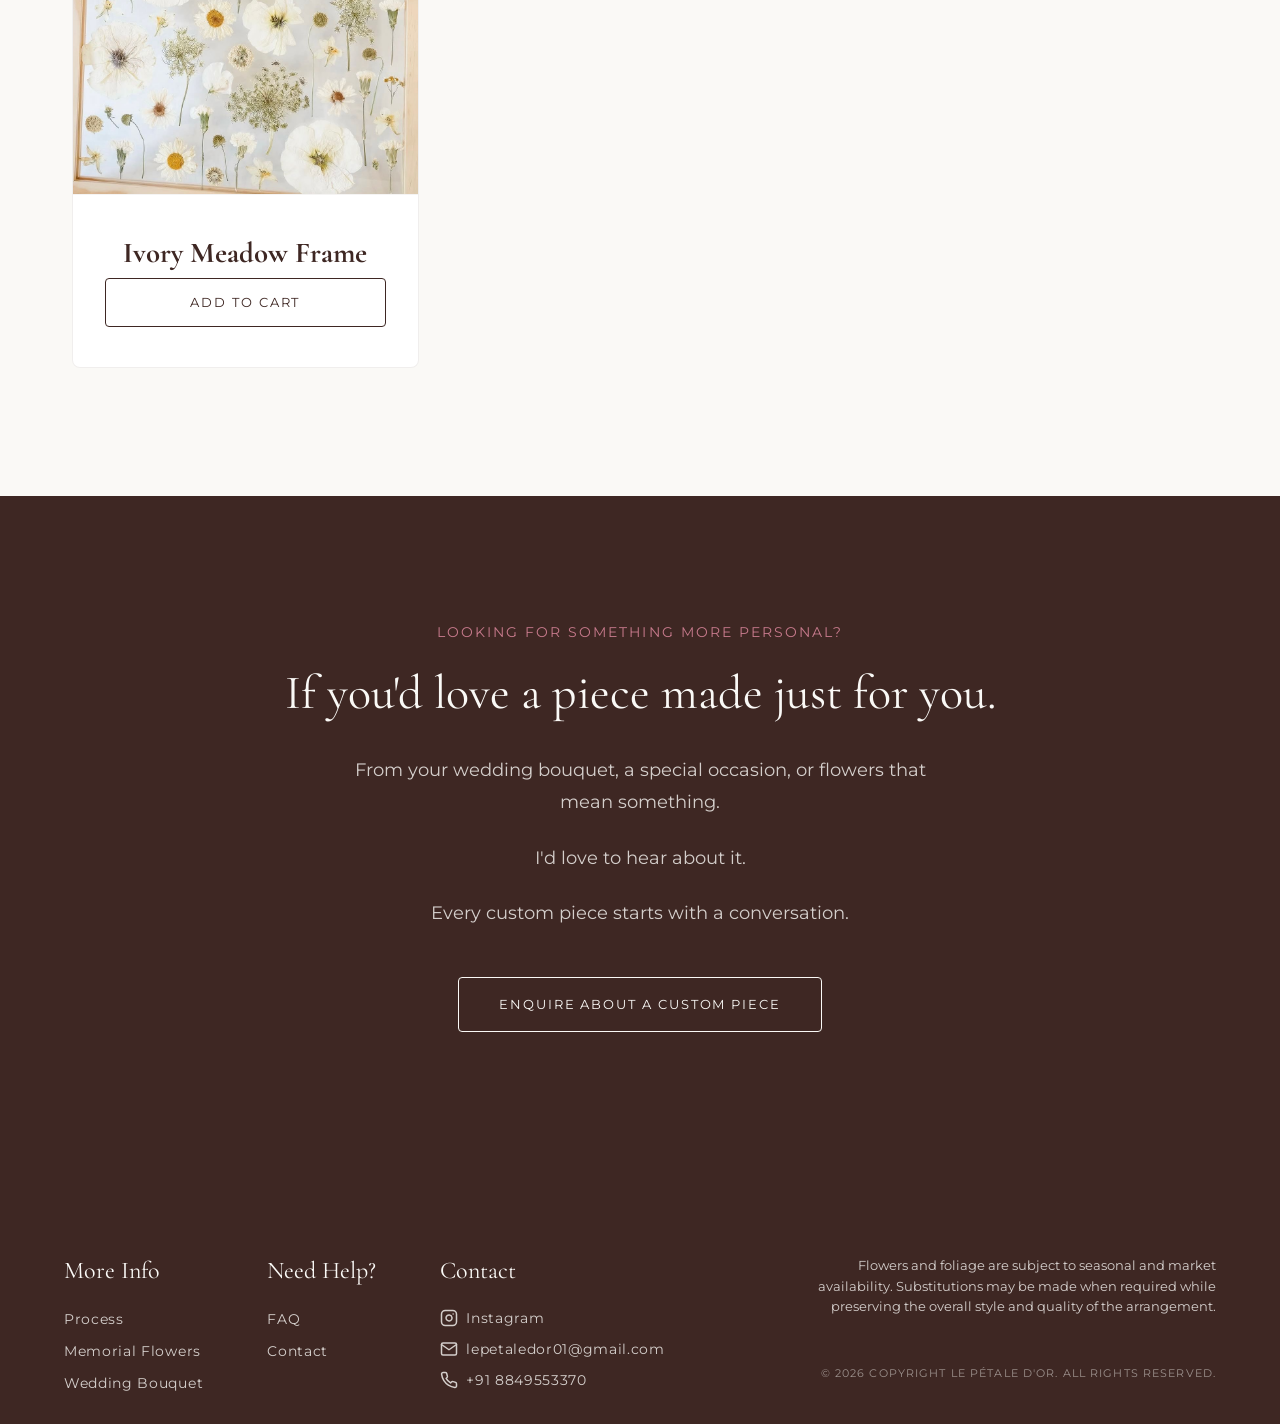
<file: shop.html>
<!DOCTYPE html>
<html lang="en">

<head>
    <meta charset="UTF-8">
    <meta name="viewport" content="width=device-width, initial-scale=1.0">
    <title>Shop | Areena Sheikh</title>
    <!-- Google Fonts for elegant typography -->
    <link rel="preconnect" href="https://fonts.googleapis.com">
    <link rel="preconnect" href="https://fonts.gstatic.com" crossorigin>
    <link href="https://fonts.googleapis.com/css2?family=Cinzel+Decorative:wght@700&family=Cormorant+Garamond:ital,wght@0,400;0,600;1,400&family=Montserrat:wght@300;400;500&display=swap" rel="stylesheet">
    <link rel="stylesheet" href="style.css">
    <link rel="stylesheet" href="premium-service.css">
    <style>
        /* Shop Specific Styles */
        .shop-hero {
            padding: 12rem 2rem 6rem;
            text-align: center;
            background: var(--bg-color);
        }
        .shop-hero .subtitle {
            font-family: var(--font-sans);
            letter-spacing: 0.15em;
            text-transform: uppercase;
            font-size: 0.85rem;
            color: var(--accent-color);
            margin-bottom: 1.5rem;
            display: block;
        }
        .shop-hero h1 {
            font-family: var(--font-serif);
            font-size: clamp(3rem, 5vw, 4.5rem);
            color: var(--text-color);
            margin-bottom: 2rem;
            font-weight: 400;
        }
        .shop-hero p {
            font-family: var(--font-sans);
            font-size: 1.1rem;
            line-height: 1.8;
            max-width: 700px;
            margin: 0 auto 1.5rem auto;
            color: rgba(62, 39, 35, 0.8);
        }

        .product-grid {
            display: grid;
            grid-template-columns: repeat(auto-fit, minmax(300px, 1fr));
            gap: 3rem;
            max-width: 1200px;
            margin: 0 auto;
            padding: 4rem 2rem 8rem 2rem;
        }

        .product-card {
            background: #fff;
            border: 1px solid rgba(62, 39, 35, 0.08);
            border-radius: 8px;
            overflow: hidden;
            transition: transform 0.4s ease, box-shadow 0.4s ease;
            display: flex;
            flex-direction: column;
        }

        .product-card:hover {
            transform: translateY(-10px);
            box-shadow: 0 20px 40px rgba(62, 39, 35, 0.08);
        }

        .product-image {
            width: 100%;
            aspect-ratio: 4/5;
            object-fit: cover;
            border-bottom: 1px solid rgba(62, 39, 35, 0.05);
        }

        .product-info {
            padding: 2.5rem 2rem;
            text-align: center;
            display: flex;
            flex-direction: column;
            flex-grow: 1;
        }

        .product-title {
            font-family: var(--font-serif);
            font-size: 1.8rem;
            color: var(--text-color);
            margin-bottom: 0.5rem;
        }

        .product-price {
            font-family: var(--font-sans);
            font-size: 1.1rem;
            color: var(--accent-color);
            margin-bottom: 2rem;
            font-weight: 500;
        }

        .add-to-cart-btn {
            margin-top: auto;
            width: 100%;
            padding: 1rem;
            background: transparent;
            color: var(--text-color);
            border: 1px solid var(--text-color);
            font-family: var(--font-sans);
            font-size: 0.8rem;
            letter-spacing: 0.15em;
            text-transform: uppercase;
            cursor: pointer;
            transition: all 0.3s ease;
            border-radius: 4px;
        }

        .add-to-cart-btn:hover {
            background: var(--text-color);
            color: var(--bg-color);
        }

        /* Floating Cart Icon */
        .floating-cart {
            position: fixed;
            top: 100px;
            right: 30px;
            width: 60px;
            height: 60px;
            background: #fff;
            border: 1px solid var(--border-color);
            border-radius: 50%;
            display: flex;
            align-items: center;
            justify-content: center;
            box-shadow: 0 10px 30px rgba(62, 39, 35, 0.1);
            z-index: 100;
            cursor: pointer;
            transition: transform 0.3s ease;
            color: var(--text-color);
        }
        
        .floating-cart:hover {
            transform: scale(1.05);
        }

        .cart-count {
            position: absolute;
            top: 0;
            right: 0;
            background: var(--accent-color);
            color: #fff;
            width: 22px;
            height: 22px;
            border-radius: 50%;
            font-size: 0.7rem;
            font-family: var(--font-sans);
            display: flex;
            align-items: center;
            justify-content: center;
            font-weight: bold;
        }

        /* Cart Notification */
        .cart-notification {
            position: fixed;
            bottom: 30px;
            right: -400px;
            background: var(--text-color);
            color: var(--bg-color);
            padding: 1.5rem 2.5rem;
            border-radius: 8px;
            font-family: var(--font-sans);
            font-size: 0.9rem;
            box-shadow: 0 10px 30px rgba(0,0,0,0.2);
            transition: right 0.4s cubic-bezier(0.25, 1, 0.5, 1);
            z-index: 1000;
            display: flex;
            align-items: center;
            gap: 1rem;
        }

        .cart-notification.show {
            right: 30px;
        }

        /* Sidebar Cart Styles */
        .cart-sidebar {
            position: fixed;
            top: 0;
            right: -450px;
            width: 400px;
            max-width: 100%;
            height: 100vh;
            background: var(--bg-color);
            box-shadow: -5px 0 30px rgba(0,0,0,0.1);
            z-index: 1000;
            transition: right 0.4s cubic-bezier(0.25, 1, 0.5, 1);
            display: flex;
            flex-direction: column;
        }

        .cart-sidebar.open {
            right: 0;
        }

        .cart-overlay {
            position: fixed;
            top: 0;
            left: 0;
            width: 100vw;
            height: 100vh;
            background: rgba(0,0,0,0.4);
            z-index: 999;
            opacity: 0;
            visibility: hidden;
            transition: all 0.4s ease;
        }

        .cart-overlay.show {
            opacity: 1;
            visibility: visible;
        }

        .cart-header {
            display: flex;
            justify-content: space-between;
            align-items: center;
            padding: 2rem;
            border-bottom: 1px solid var(--border-color);
        }

        .cart-header h2 {
            font-family: var(--font-serif);
            font-size: 1.8rem;
            color: var(--text-color);
        }

        .cart-close {
            background: none;
            border: none;
            font-size: 2rem;
            cursor: pointer;
            color: var(--text-color);
            line-height: 1;
        }

        .cart-items {
            flex-grow: 1;
            overflow-y: auto;
            padding: 2rem;
            display: flex;
            flex-direction: column;
            gap: 1.5rem;
        }

        .cart-item {
            display: flex;
            justify-content: space-between;
            align-items: center;
            padding-bottom: 1.5rem;
            border-bottom: 1px solid rgba(62, 39, 35, 0.05);
        }

        .cart-item-info h4 {
            font-family: var(--font-sans);
            font-size: 0.95rem;
            color: var(--text-color);
            margin-bottom: 0.4rem;
        }

        .cart-item-info p {
            font-family: var(--font-sans);
            font-size: 0.85rem;
            color: var(--accent-color);
            margin-bottom: 0.6rem;
        }

        .cart-controls {
            display: flex;
            align-items: center;
            gap: 0.8rem;
        }

        .qty-btn {
            background: transparent;
            border: 1px solid var(--border-color);
            width: 28px;
            height: 28px;
            display: flex;
            justify-content: center;
            align-items: center;
            cursor: pointer;
            border-radius: 50%;
            color: var(--text-color);
            transition: background 0.3s ease;
        }

        .qty-btn:hover {
            background: rgba(62, 39, 35, 0.05);
        }

        .remove-btn {
            background: transparent;
            border: none;
            color: #c0392b;
            font-family: var(--font-sans);
            font-size: 0.75rem;
            cursor: pointer;
            text-decoration: underline;
            text-underline-offset: 3px;
        }

        .cart-footer {
            padding: 2rem;
            border-top: 1px solid var(--border-color);
            background: #fff;
        }

        .cart-total {
            display: flex;
            justify-content: space-between;
            font-family: var(--font-serif);
            font-size: 1.5rem;
            margin-bottom: 1.5rem;
            color: var(--text-color);
        }

        .btn-checkout {
            width: 100%;
            padding: 1.2rem;
            background: #25D366; /* WhatsApp Green */
            color: #fff;
            border: none;
            font-family: var(--font-sans);
            font-size: 0.9rem;
            letter-spacing: 0.1em;
            text-transform: uppercase;
            cursor: pointer;
            display: flex;
            justify-content: center;
            align-items: center;
            gap: 0.5rem;
            border-radius: 4px;
            transition: background 0.3s ease;
        }

        .btn-checkout:hover {
            background: #128C7E;
        }

        .btn-checkout svg {
            width: 20px;
            height: 20px;
        }

        /* CTA Section */
        .cta-personal {
            background: var(--text-color);
            color: var(--bg-color);
            text-align: center;
            padding: 8rem 2rem;
        }

        .cta-personal h2 {
            font-family: var(--font-serif);
            font-size: 3rem;
            margin-bottom: 2rem;
            font-weight: 400;
        }

        .cta-personal p {
            font-family: var(--font-sans);
            font-size: 1.1rem;
            line-height: 1.8;
            max-width: 600px;
            margin: 0 auto 1.5rem auto;
            opacity: 0.8;
        }
    </style>
</head>

<body>

    <!-- Announcement Bar -->
    <div class="announcement-bar" id="announcementBar">
        <p>Before you explore, thank you for being here and supporting this journey. Bookings for 2026 are now open.</p>
        <button class="close-announcement" aria-label="Close announcement">&times;</button>
    </div>

    <!-- Navbar -->
    <nav class="navbar solid">
        <div class="nav-brand">
            <a href="index.html" style="text-decoration:none;">
                <div class="brand-logo">Le Pétale d'Or</div>
                <div class="brand-subtitle">Areena Sheikh</div>
            </a>
        </div>
        <div class="nav-actions">
            <button class="menu-btn" aria-label="Open Menu">
                <span class="hamburger-line"></span>
                <span class="hamburger-line"></span>
            </button>
        </div>
    </nav>

    <!-- Sidebar Overlay & Sidebar -->
    <div class="sidebar-overlay"></div>
    <aside class="sidebar">
        <div class="sidebar-header">
            <button class="close-btn" aria-label="Close Menu">
                <svg width="28" height="28" viewBox="0 0 24 24" fill="none" stroke="currentColor" stroke-width="1"
                    stroke-linecap="round" stroke-linejoin="round"><line x1="18" y1="6" x2="6" y2="18"></line><line x1="6" y1="6" x2="18" y2="18"></line></svg>
            </button>
        </div>
        <nav class="sidebar-nav">
            <div class="nav-section">
                <div class="section-title">
                    <span class="section-num">01</span>
                    <h2>Pressed For You</h2>
                </div>
                <ul class="section-links">
                    <li><a href="wedding-bouquet-preservation.html">WEDDING BOUQUET PRESERVATION</a></li>
                    <li><a href="shop.html">SHOP</a></li>
                </ul>
            </div>

            <div class="nav-section">
                <div class="section-title">
                    <span class="section-num">02</span>
                    <h2>Press Your Own</h2>
                </div>
                <ul class="section-links">
                    <li><a href="workshops.html">WORKSHOPS</a></li>
                </ul>
            </div>

            <div class="nav-section">
                <div class="section-title">
                    <span class="section-num">03</span>
                    <h2>About</h2>
                </div>
                <ul class="section-links">
                    <li><a href="about.html">THE ARTIST</a></li>
                </ul>
            </div>

            <div class="nav-section">
                <div class="section-title">
                    <span class="section-num">04</span>
                    <h2>Contact</h2>
                </div>
                <ul class="section-links">
                    <li><a href="contact.html">ENQUIRE</a></li>
                </ul>
            </div>
        </nav>
    </aside>

    <!-- Floating Cart Icon -->
    <div class="floating-cart fade-in-up delay-2" onclick="openCart()">
        <svg width="24" height="24" viewBox="0 0 24 24" fill="none" stroke="currentColor" stroke-width="1.5" stroke-linecap="round" stroke-linejoin="round"><circle cx="9" cy="21" r="1"></circle><circle cx="20" cy="21" r="1"></circle><path d="M1 1h4l2.68 13.39a2 2 0 0 0 2 1.61h9.72a2 2 0 0 0 2-1.61L23 6H6"></path></svg>
        <span class="cart-count" id="cartCount">0</span>
    </div>

    <!-- Shop Cart Sidebar & Overlay -->
    <div class="cart-overlay" id="cartOverlay" onclick="closeCart()"></div>
    <div class="cart-sidebar" id="cartSidebar">
        <div class="cart-header">
            <h2>Your Cart</h2>
            <button class="cart-close" onclick="closeCart()">&times;</button>
        </div>
        <div class="cart-items" id="cartItems">
            <p style="text-align:center; font-family:var(--font-sans); color:rgba(62,39,35,0.5); margin-top:2rem;">Your cart is empty.</p>
        </div>
        <div class="cart-footer">

            <button class="btn-checkout" onclick="checkoutWhatsapp()">
                <svg viewBox="0 0 24 24" fill="currentColor"><path d="M17.472 14.382c-.297-.149-1.758-.867-2.03-.967-.273-.099-.471-.148-.67.15-.197.297-.767.966-.94 1.164-.173.199-.347.223-.644.075-.297-.15-1.255-.463-2.39-1.475-.883-.788-1.48-1.761-1.653-2.059-.173-.297-.018-.458.13-.606.134-.133.298-.347.446-.52.149-.174.198-.298.298-.497.099-.198.05-.371-.025-.52-.075-.149-.669-1.612-.916-2.207-.242-.579-.487-.5-.669-.51a12.8 12.8 0 0 0-.57-.01c-.198 0-.52.074-.792.372-.272.297-1.04 1.016-1.04 2.479 0 1.462 1.065 2.875 1.213 3.074.149.198 2.096 3.2 5.077 4.487.709.306 1.262.489 1.694.625.712.227 1.36.195 1.871.118.571-.085 1.758-.719 2.006-1.413.248-.694.248-1.289.173-1.413-.074-.124-.272-.198-.57-.347m-5.421 7.403h-.004a9.87 9.87 0 0 1-5.031-1.378l-.361-.214-3.741.982.998-3.648-.235-.374a9.86 9.86 0 0 1-1.51-5.26c.001-5.45 4.436-9.884 9.888-9.884 2.64 0 5.122 1.03 6.988 2.898a9.825 9.825 0 0 1 2.893 6.994c-.003 5.45-4.437 9.884-9.885 9.884m8.413-18.297A11.815 11.815 0 0 0 12.05 0C5.495 0 .16 5.335.157 11.892c0 2.096.547 4.142 1.588 5.945L.057 24l6.305-1.654a11.882 11.882 0 0 0 5.683 1.448h.005c6.554 0 11.89-5.335 11.893-11.893a11.821 11.821 0 0 0-3.48-8.413z"/></svg>
                Inquire on WhatsApp
            </button>
        </div>
    </div>

    <main>
        <!-- Intro Hero -->
        <header class="shop-hero">
            <span class="subtitle fade-in-up">A Quiet Collection</span>
            <h1 class="fade-in-up delay-1">Pieces to bring flowers into your everyday.</h1>
            <p class="fade-in-up delay-2">Some are made slowly by hand in my studio. Others are here to guide you in creating your own.</p>
            <p class="fade-in-up delay-3">Whether you are starting your flower pressing journey or wanting to keep a small piece of it close, you’re welcome to take your time.</p>
        </header>

        <!-- Product Grid -->
        <section class="product-grid">
            <!-- Product 2 -->
            <div class="product-card fade-in-up delay-1">
                <img src="Images/shop/Ivory-Blossom-Preservation-Frame.jpeg" alt="Ivory Blossom Preservation Frame" class="product-image">
                <div class="product-info">
                    <h3 class="product-title">Ivory Blossom Preservation Frame</h3>
                    <button class="add-to-cart-btn" onclick="addToCart('Ivory Blossom Preservation Frame', this)">Add to Cart</button>
                </div>
            </div>
            <!-- Product 4 -->
            <div class="product-card fade-in-up">
                <img src="Images/shop/Blush-Meadow-Frame.jpeg" alt="Blush Meadow Frame" class="product-image">
                <div class="product-info">
                    <h3 class="product-title">Blush Meadow Frame</h3>
                    <button class="add-to-cart-btn" onclick="addToCart('Blush Meadow Frame', this)">Add to Cart</button>
                </div>
            </div>
            <!-- Product 5 -->
            <div class="product-card fade-in-up delay-1">
                <img src="Images/shop/Botanical-Bloom-Floating-Frame.jpeg" alt="Botanical Bloom Floating Frame" class="product-image">
                <div class="product-info">
                    <h3 class="product-title">Botanical Bloom Floating Frame</h3>
                    <button class="add-to-cart-btn" onclick="addToCart('Botanical Bloom Floating Frame', this)">Add to Cart</button>
                </div>
            </div>
            <!-- Product 6 -->
            <div class="product-card fade-in-up delay-2">
                <img src="Images/shop/Ivory-Meadow-Frame.jpeg" alt="Ivory Meadow Frame" class="product-image">
                <div class="product-info">
                    <h3 class="product-title">Ivory Meadow Frame</h3>
                    <button class="add-to-cart-btn" onclick="addToCart('Ivory Meadow Frame', this)">Add to Cart</button>
                </div>
            </div>
        </section>

        <!-- Custom Piece CTA -->
        <section class="cta-personal">
            <div class="fade-in-up">
                <span class="subtitle" style="font-family: var(--font-sans); letter-spacing: 0.15em; text-transform: uppercase; font-size: 0.85rem; color: var(--accent-color); margin-bottom: 1.5rem; display: block;">Looking for something more personal?</span>
                <h2>If you'd love a piece made just for you.</h2>
                <p>From your wedding bouquet, a special occasion, or flowers that mean something.</p>
                <p>I'd love to hear about it.</p>
                <p style="margin-bottom: 3rem;">Every custom piece starts with a conversation.</p>
                <a href="contact.html" class="premium-btn" style="background: transparent; color: var(--bg-color); border: 1px solid var(--bg-color);">Enquire about a custom piece</a>
            </div>
        </section>
    </main>

    <!-- Footer -->
    <footer class="site-footer">
        <div class="footer-content">
            <div class="footer-left">
                <div class="footer-col">
                    <h3>More Info</h3>
                    <ul>
                        <li><a href="process.html">Process</a></li>
                        <li><a href="memorial-flowers.html">Memorial Flowers</a></li>
                        <li><a href="wedding-bouquet-preservation.html">Wedding Bouquet</a></li>
                    </ul>
                </div>
                <div class="footer-col">
                    <h3>Need Help?</h3>
                    <ul>
                        <li><a href="faq.html">FAQ</a></li>
                        <li><a href="contact.html">Contact</a></li>
                    </ul>
                </div>
                <div class="footer-col">
                    <h3>Contact</h3>
                    <ul class="contact-links">
                        <li><a href="https://instagram.com" target="_blank">
                            <svg width="18" height="18" viewBox="0 0 24 24" fill="none" stroke="currentColor" stroke-width="2" stroke-linecap="round" stroke-linejoin="round"><rect x="2" y="2" width="20" height="20" rx="5" ry="5"></rect><path d="M16 11.37A4 4 0 1 1 12.63 8 4 4 0 0 1 16 11.37z"></path><line x1="17.5" y1="6.5" x2="17.51" y2="6.5"></line></svg>
                            Instagram
                        </a></li>
                        <li><a href="mailto:lepetaledor01@gmail.com">
                            <svg width="18" height="18" viewBox="0 0 24 24" fill="none" stroke="currentColor" stroke-width="2" stroke-linecap="round" stroke-linejoin="round"><path d="M4 4h16c1.1 0 2 .9 2 2v12c0 1.1-.9 2-2 2H4c-1.1 0-2-.9-2-2V6c0-1.1.9-2 2-2z"></path><polyline points="22,6 12,13 2,6"></polyline></svg>
                            lepetaledor01@gmail.com
                        </a></li>
                        <li><a href="tel:+918849553370">
                            <svg width="18" height="18" viewBox="0 0 24 24" fill="none" stroke="currentColor" stroke-width="2" stroke-linecap="round" stroke-linejoin="round"><path d="M22 16.92v3a2 2 0 0 1-2.18 2 19.79 19.79 0 0 1-8.63-3.07 19.5 19.5 0 0 1-6-6 19.79 19.79 0 0 1-3.07-8.67A2 2 0 0 1 4.11 2h3a2 2 0 0 1 2 1.72 12.84 12.84 0 0 0 .7 2.81 2 2 0 0 1-.45 2.11L8.09 9.91a16 16 0 0 0 6 6l1.27-1.27a2 2 0 0 1 2.11-.45 12.84 12.84 0 0 0 2.81.7A2 2 0 0 1 22 16.92z"></path></svg>
                            +91 8849553370
                        </a></li>
                    </ul>
                </div>
            </div>
            <div class="footer-right">
                <p class="warning-text">Flowers and foliage are subject to seasonal and market availability.
                    Substitutions may be made when required while preserving the overall style and quality of the
                    arrangement.</p>
                <p class="copyright">&copy; 2026 Copyright Le Pétale d'Or. All rights reserved.</p>
            </div>
        </div>
    </footer>

    <!-- Cart Notification -->
    <div class="cart-notification" id="cartNotification">
        <svg width="20" height="20" viewBox="0 0 24 24" fill="none" stroke="currentColor" stroke-width="2" stroke-linecap="round" stroke-linejoin="round"><path d="M22 11.08V12a10 10 0 1 1-5.93-9.14"></path><polyline points="22 4 12 14.01 9 11.01"></polyline></svg>
        <span id="cartNotificationText">Item added!</span>
    </div>

    <!-- Shop Logic & Base Script -->
    <script>
        // Cart State
        let cart = [];

        // Functions
        function addToCart(name, btn) {
            const existing = cart.find(item => item.name === name);
            if (existing) {
                existing.quantity += 1;
            } else {
                cart.push({ name, quantity: 1 });
            }
            updateCartUI();

            // Toast Notification
            const notification = document.getElementById('cartNotification');
            const notificationText = document.getElementById('cartNotificationText');
            notificationText.innerText = name + ' added!';
            
            notification.classList.add('show');
            
            // Hide notification after 3 seconds
            setTimeout(() => {
                notification.classList.remove('show');
            }, 3000);

            // Button Feedback Animation
            if (btn) {
                const originalText = btn.innerHTML;
                btn.innerHTML = 'Added ✓';
                btn.style.background = 'var(--text-color)';
                btn.style.color = 'var(--bg-color)';
                btn.style.transform = 'scale(0.95)';
                
                setTimeout(() => {
                    btn.innerHTML = originalText;
                    btn.style.background = '';
                    btn.style.color = '';
                    btn.style.transform = '';
                }, 1500);
            }
        }

        function updateQuantity(index, delta) {
            cart[index].quantity += delta;
            if (cart[index].quantity <= 0) {
                cart.splice(index, 1);
            }
            updateCartUI();
        }

        function removeFromCart(index) {
            cart.splice(index, 1);
            updateCartUI();
        }

        function updateCartUI() {
            const cartItemsContainer = document.getElementById('cartItems');
            const cartCountElement = document.getElementById('cartCount');

            cartItemsContainer.innerHTML = '';
            let count = 0;

            cart.forEach((item, index) => {
                count += item.quantity;

                const itemEl = document.createElement('div');
                itemEl.className = 'cart-item';
                itemEl.innerHTML = `
                    <div class="cart-item-info">
                        <h4>${item.name}</h4>
                        <button class="remove-btn" onclick="removeFromCart(${index})">Remove</button>
                    </div>
                    <div class="cart-controls">
                        <button class="qty-btn" onclick="updateQuantity(${index}, -1)">-</button>
                        <span style="font-family: var(--font-sans); font-size: 0.9rem;">${item.quantity}</span>
                        <button class="qty-btn" onclick="updateQuantity(${index}, 1)">+</button>
                    </div>
                `;
                cartItemsContainer.appendChild(itemEl);
            });

            cartCountElement.innerText = count;

            if (cart.length === 0) {
                cartItemsContainer.innerHTML = '<p style="text-align:center; font-family:var(--font-sans); color:rgba(62,39,35,0.5); margin-top:2rem;">Your cart is empty.</p>';
            }

            // Pulse animation on icon
            const cartIcon = document.querySelector('.floating-cart');
            cartIcon.style.transform = 'scale(1.2)';
            setTimeout(() => {
                cartIcon.style.transform = 'scale(1)';
            }, 200);
        }

        function openCart() {
            document.getElementById('cartSidebar').classList.add('open');
            document.getElementById('cartOverlay').classList.add('show');
        }

        function closeCart() {
            document.getElementById('cartSidebar').classList.remove('open');
            document.getElementById('cartOverlay').classList.remove('show');
        }

        function checkoutWhatsapp() {
            if (cart.length === 0) {
                alert("Your cart is empty.");
                return;
            }
            
            let text = "Hello! I would like to inquire about the following items:%0A%0A";
            
            cart.forEach(item => {
                text += `- ${item.name} (x${item.quantity})%0A`;
            });
            
            const phoneNumber = "918849553370";
            const url = `https://wa.me/${phoneNumber}?text=${text}`;
            
            window.open(url, '_blank');
        }
    </script>
    <script src="script.js"></script>
</body>

</html>
</file>
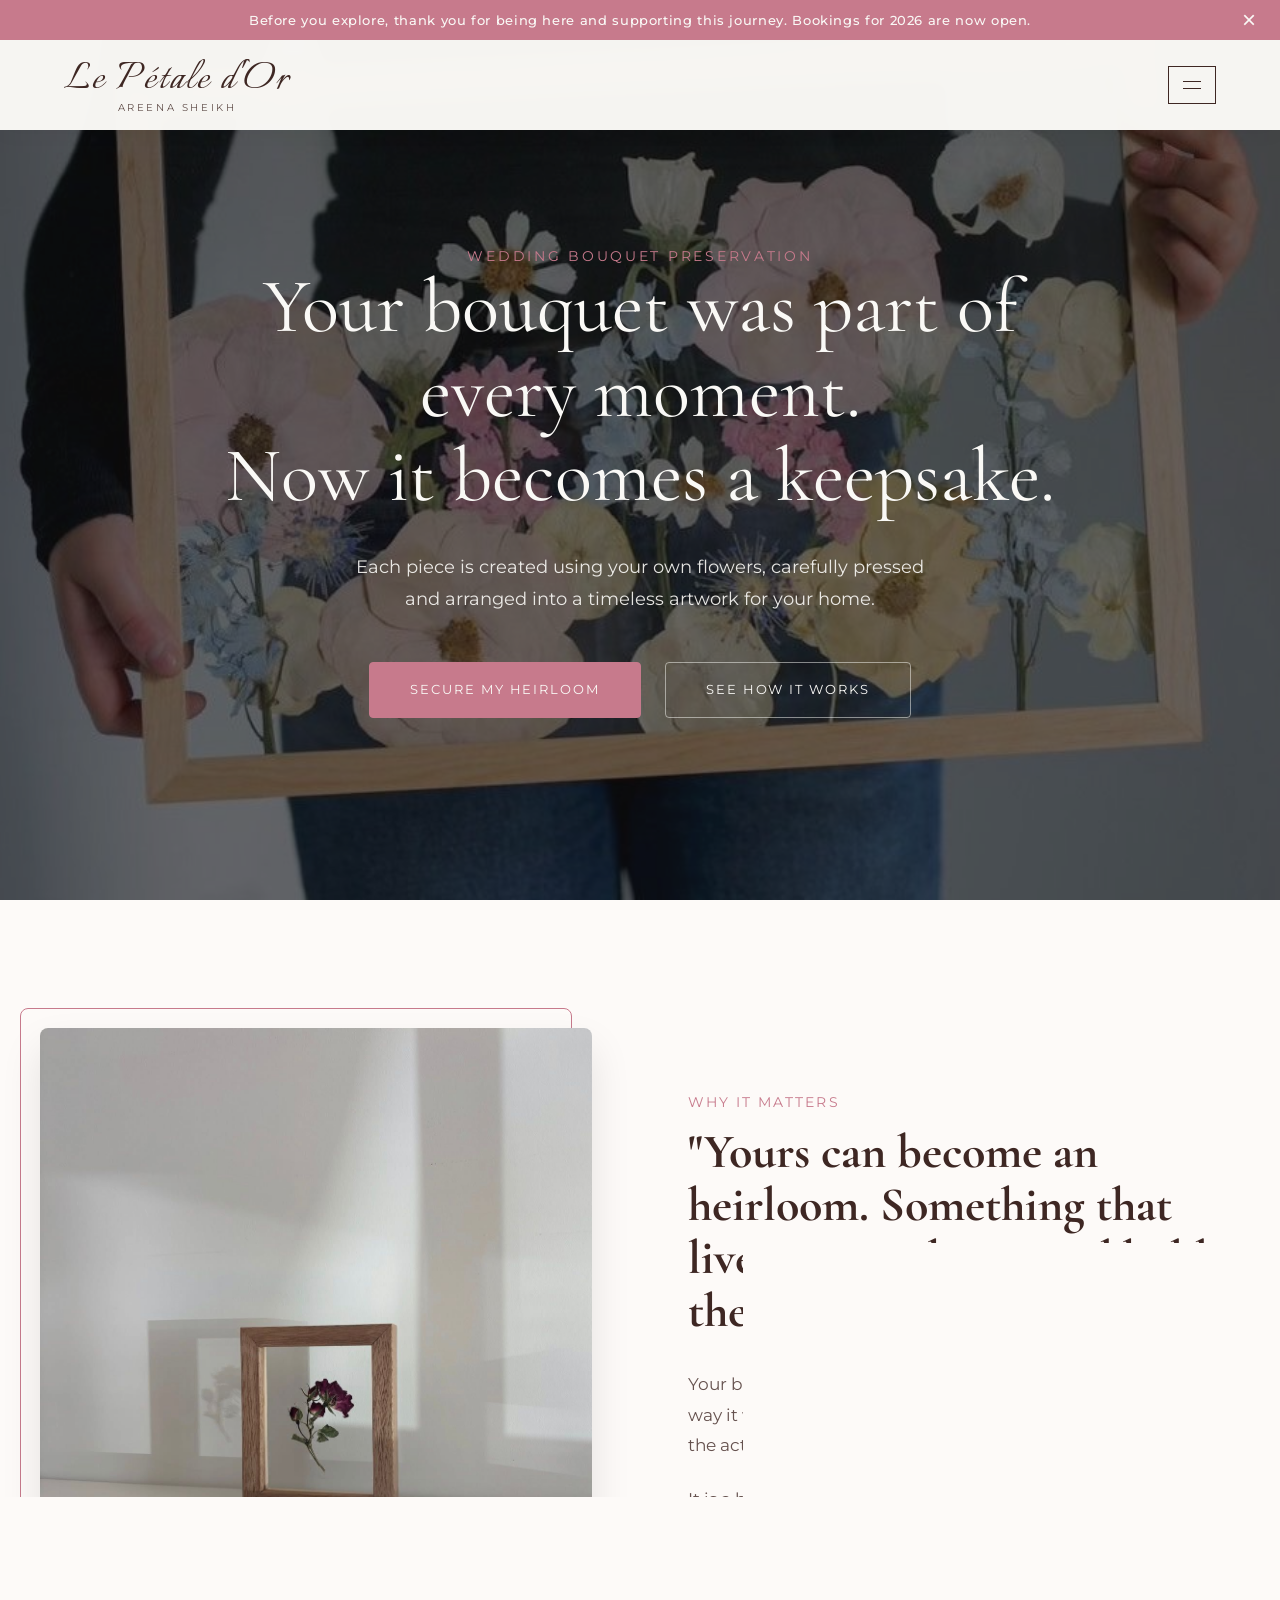
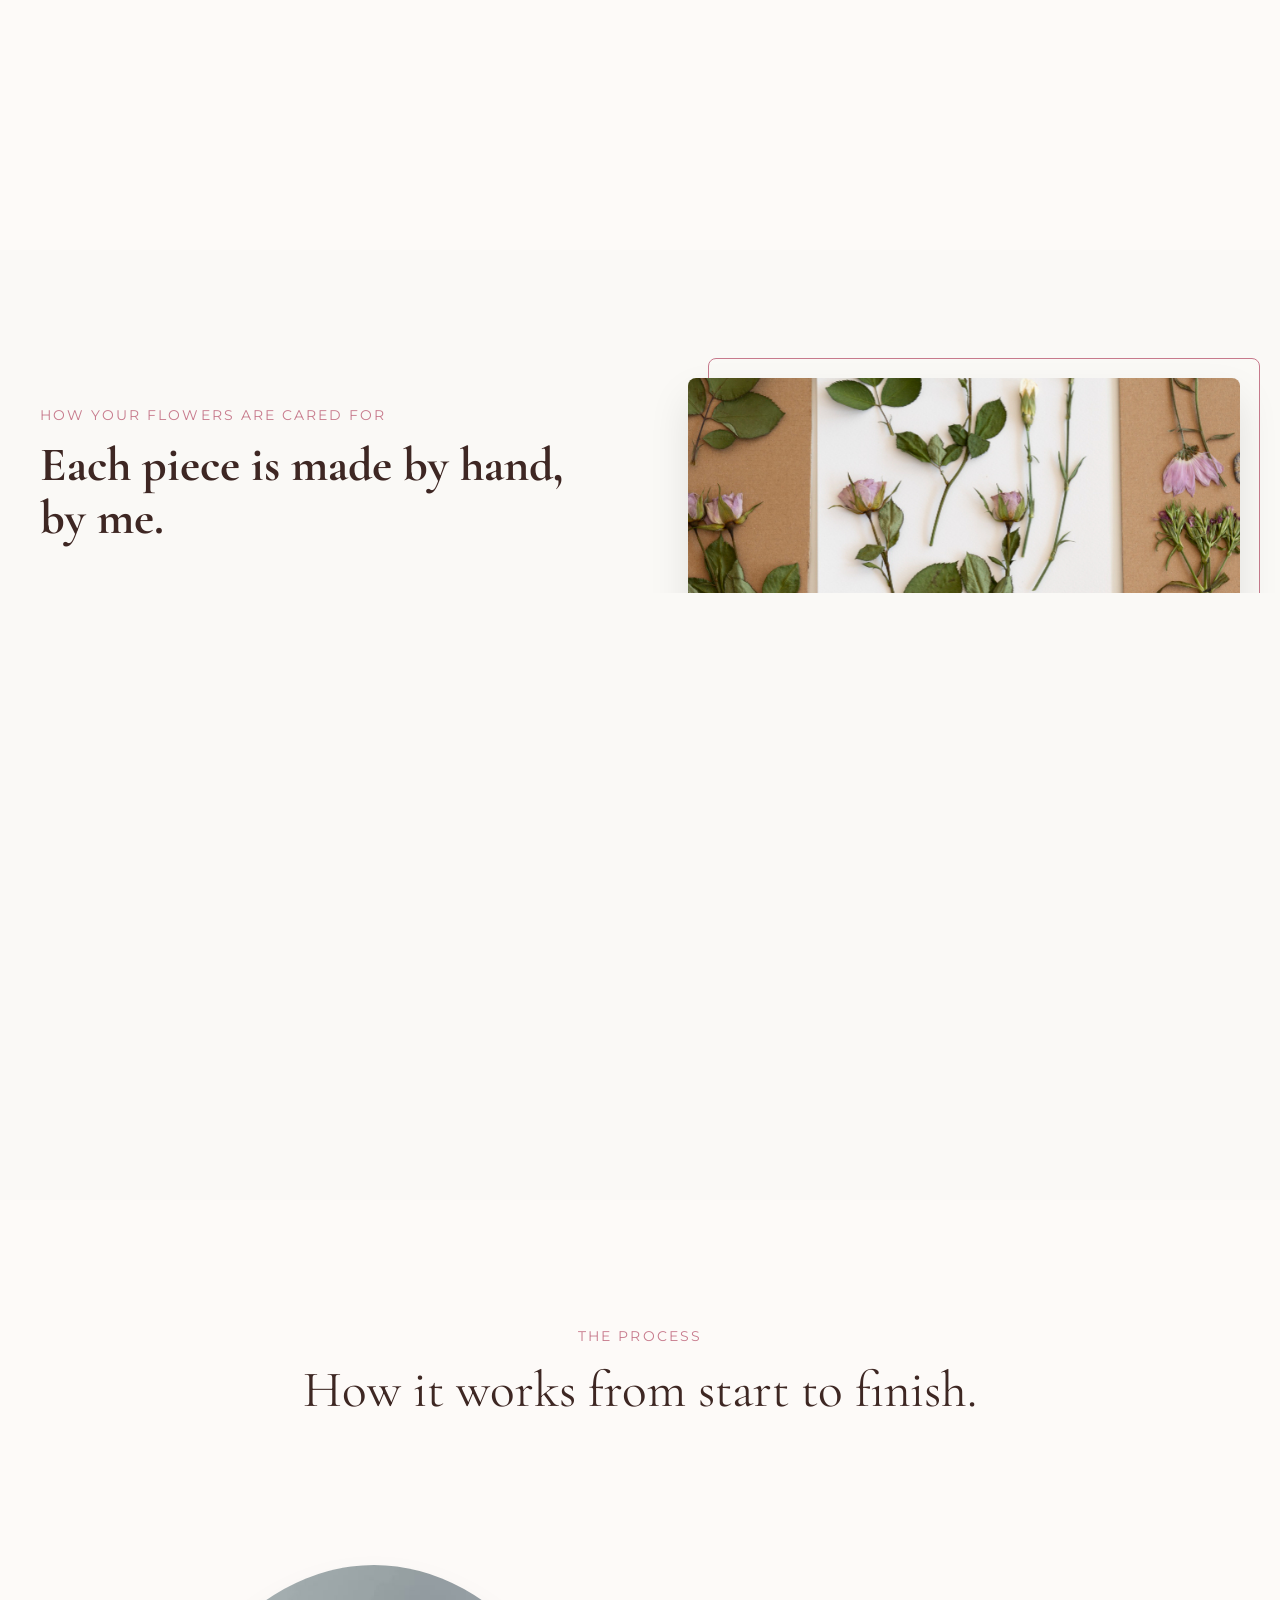
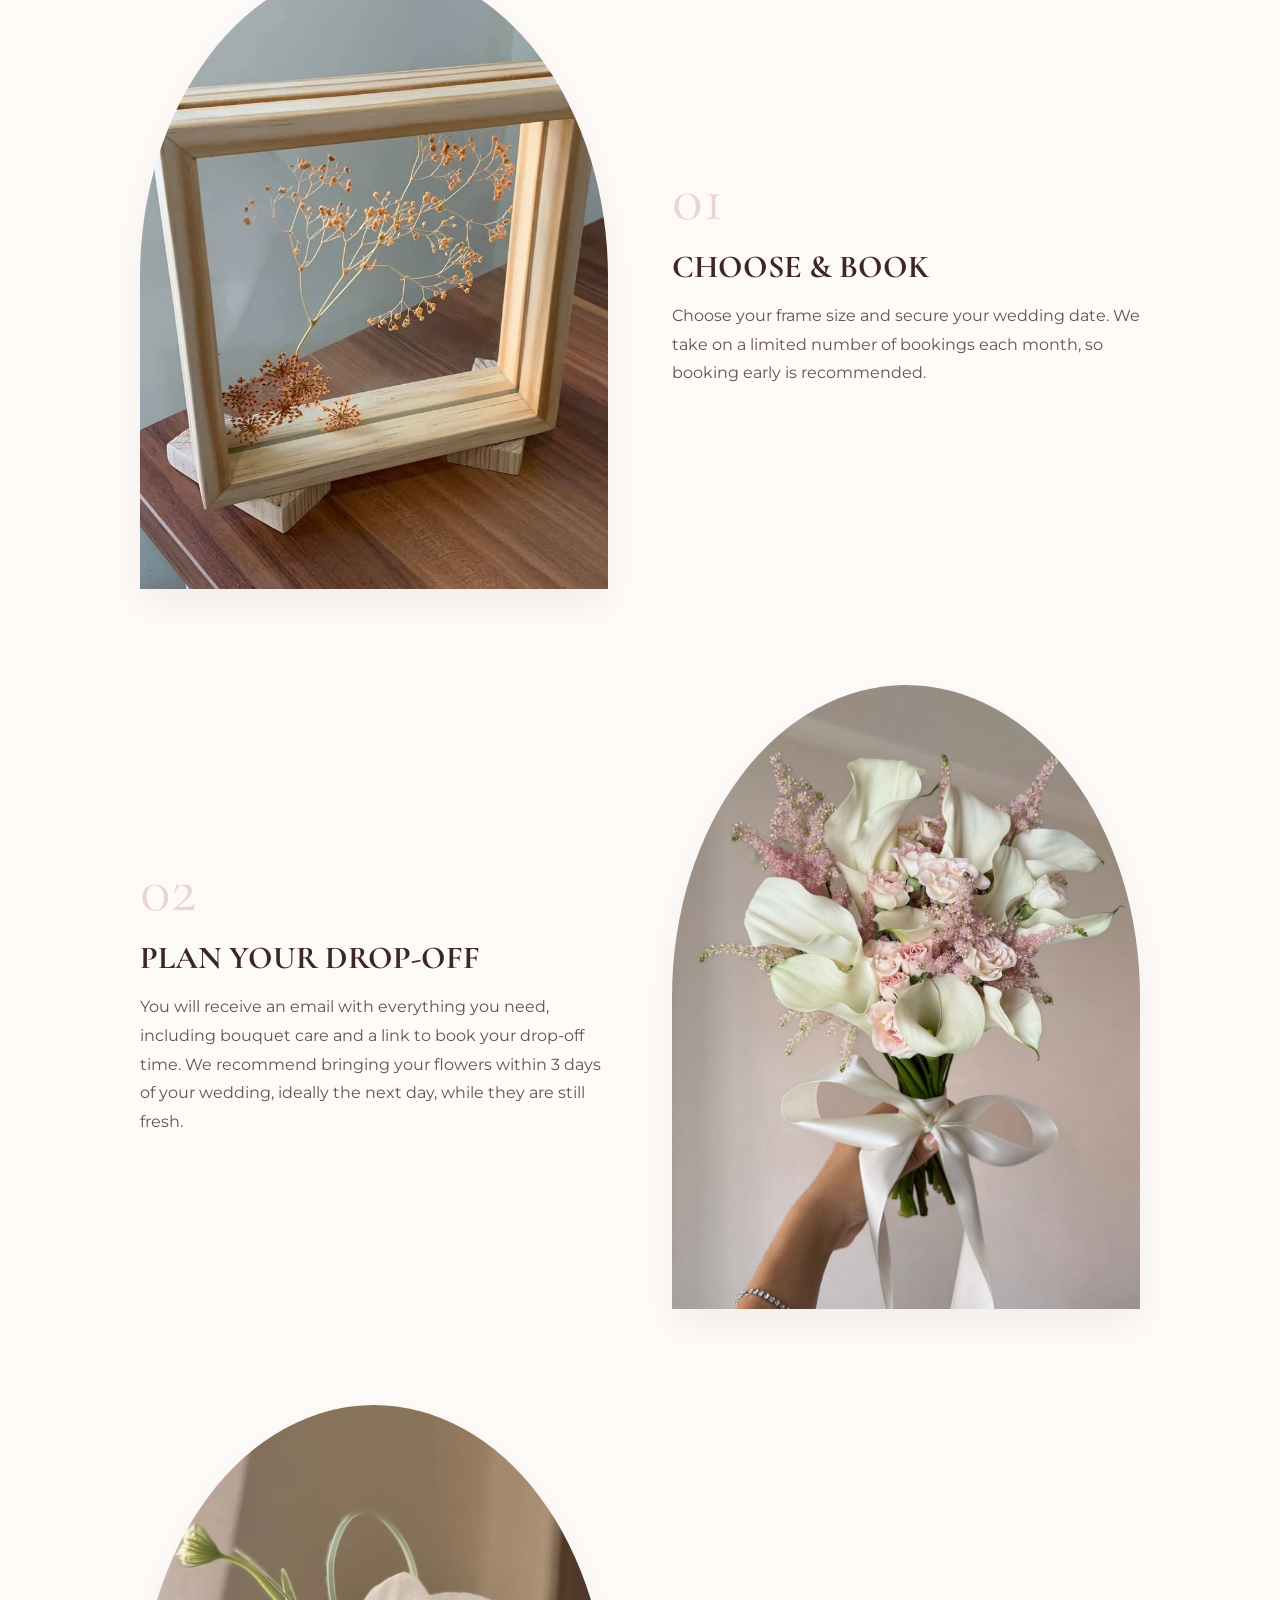
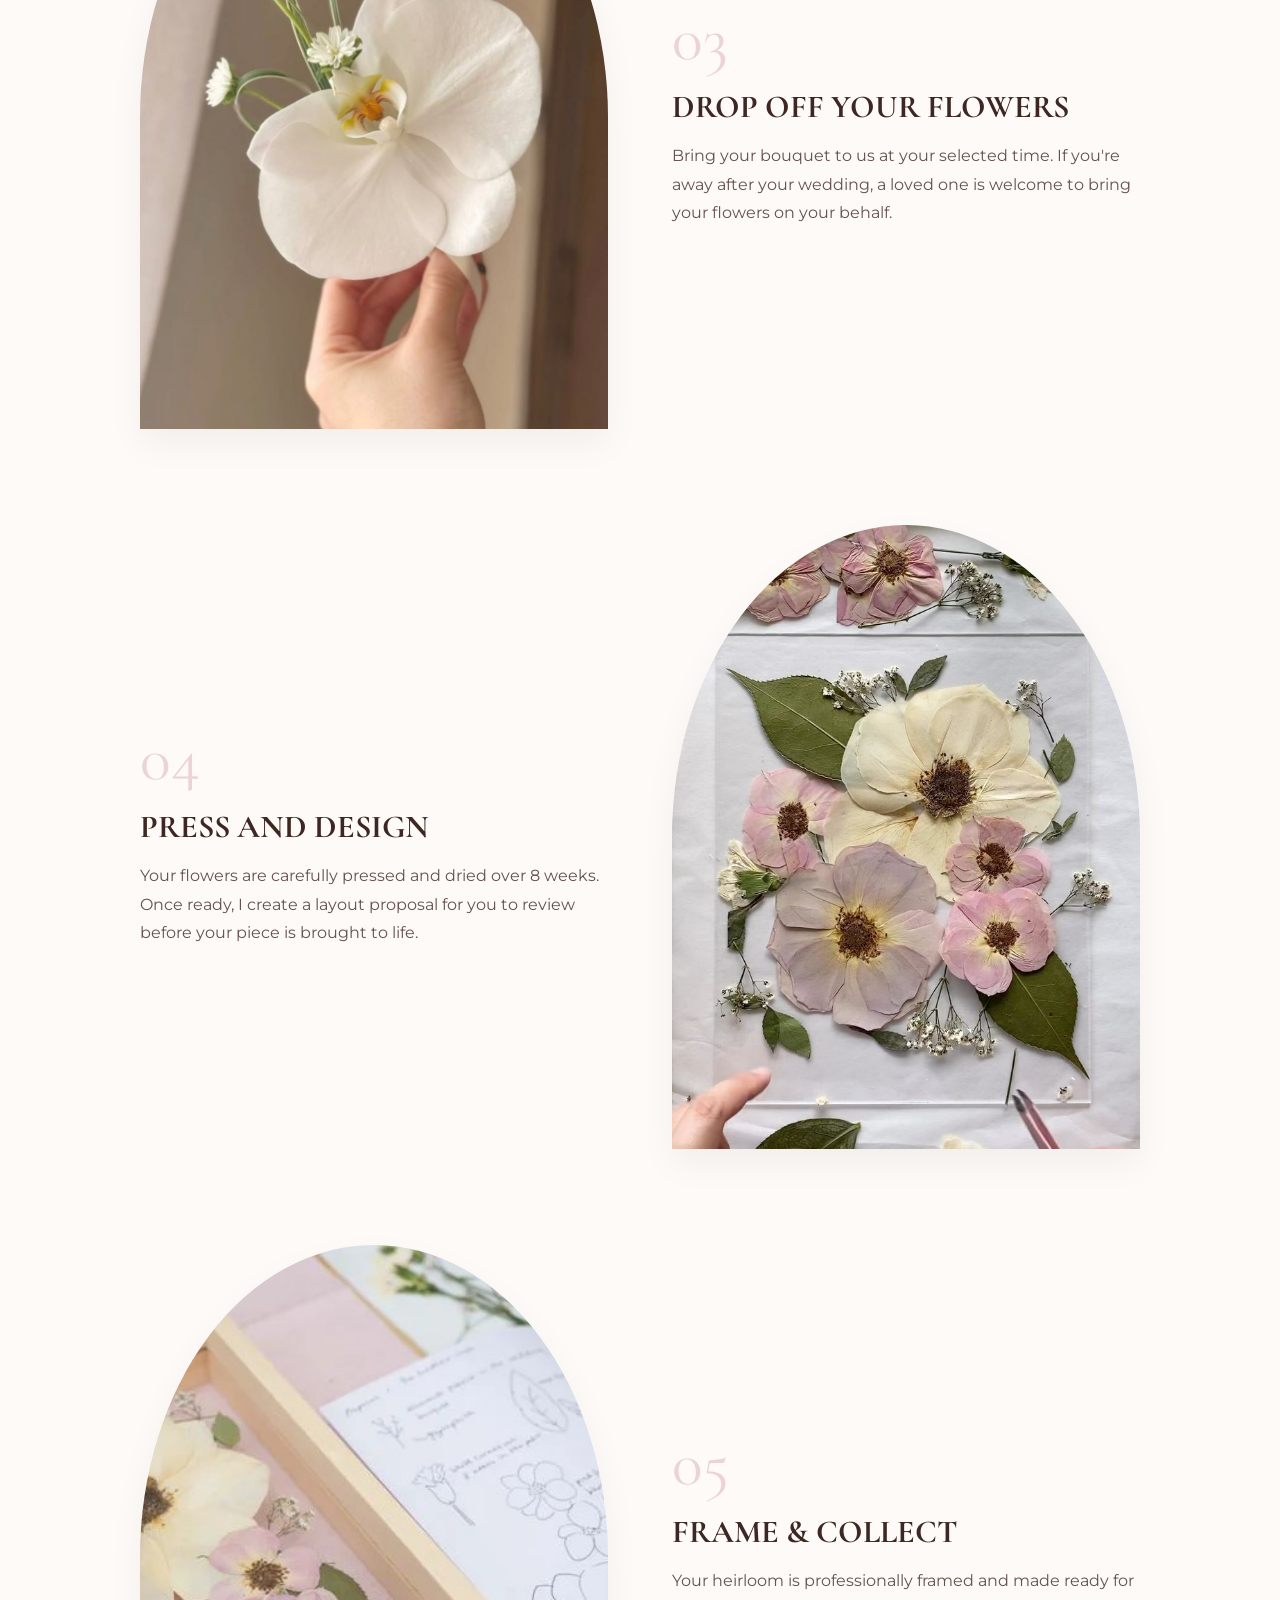
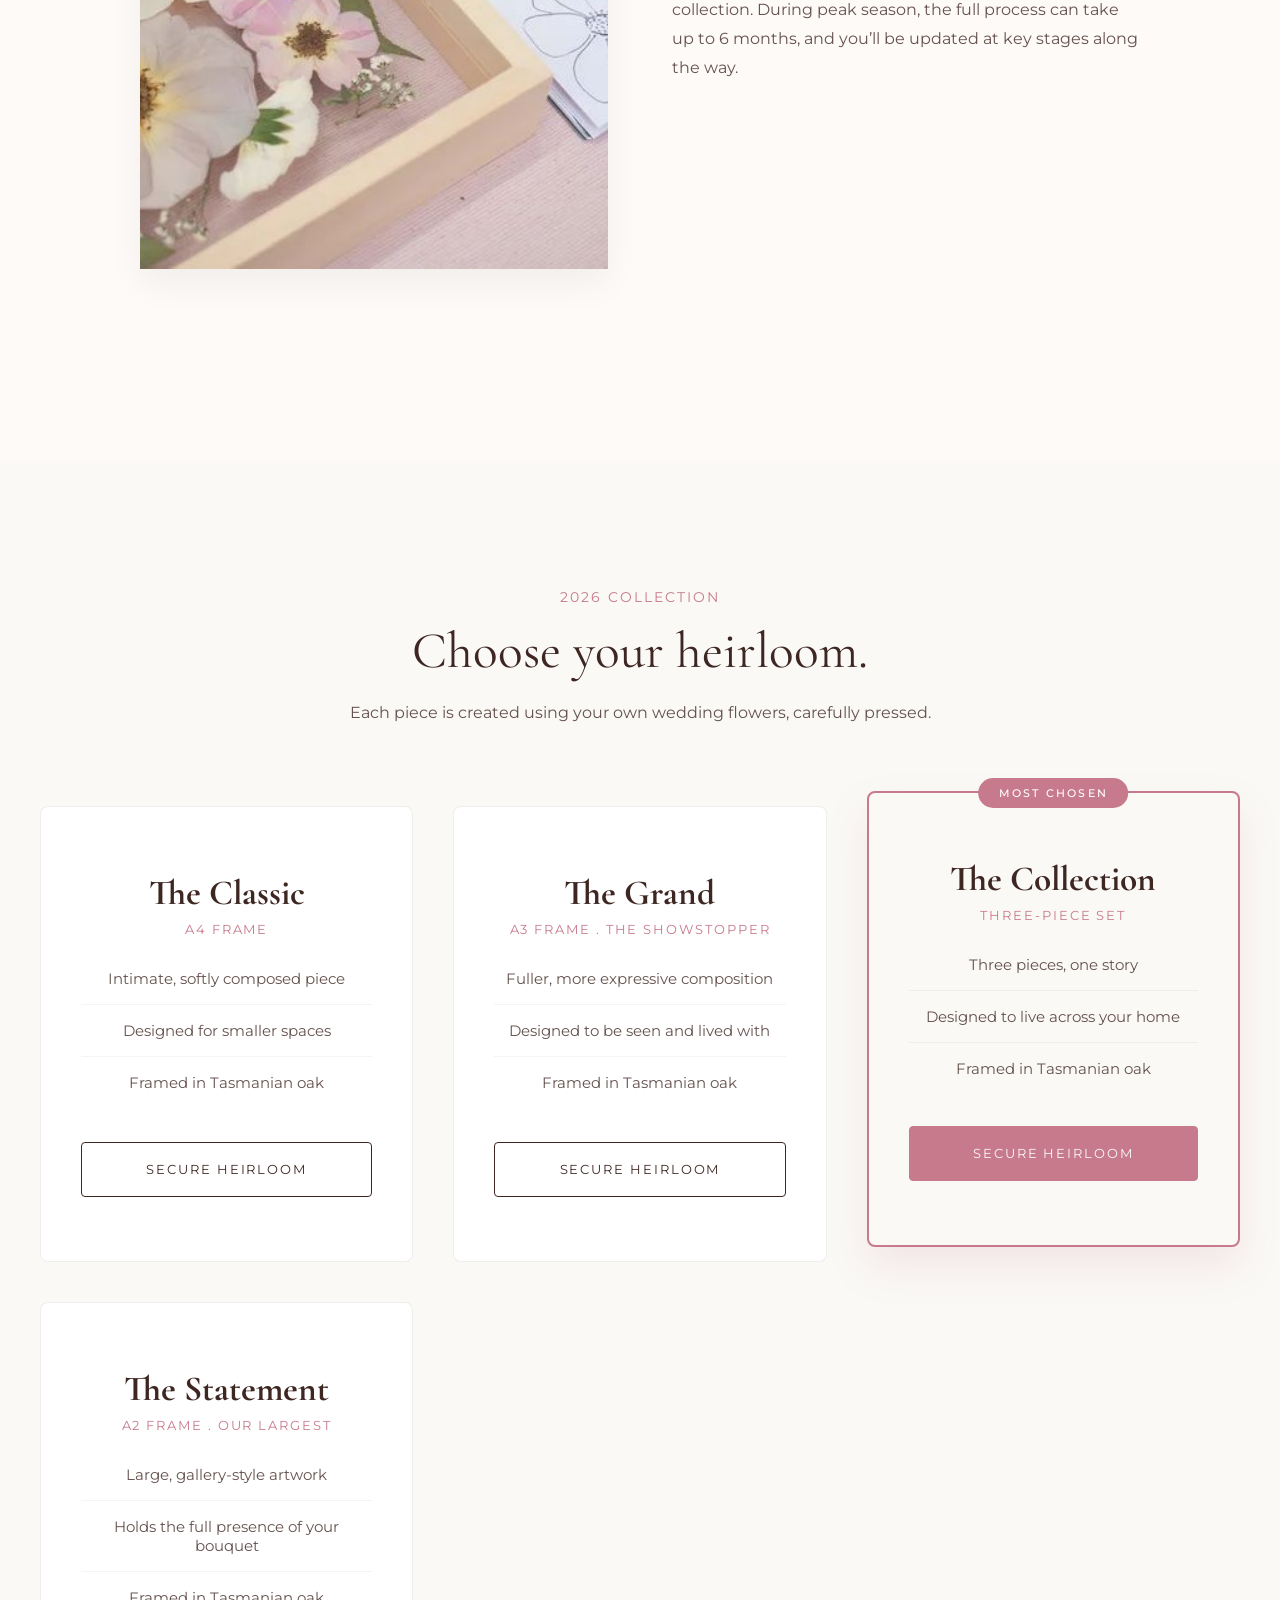
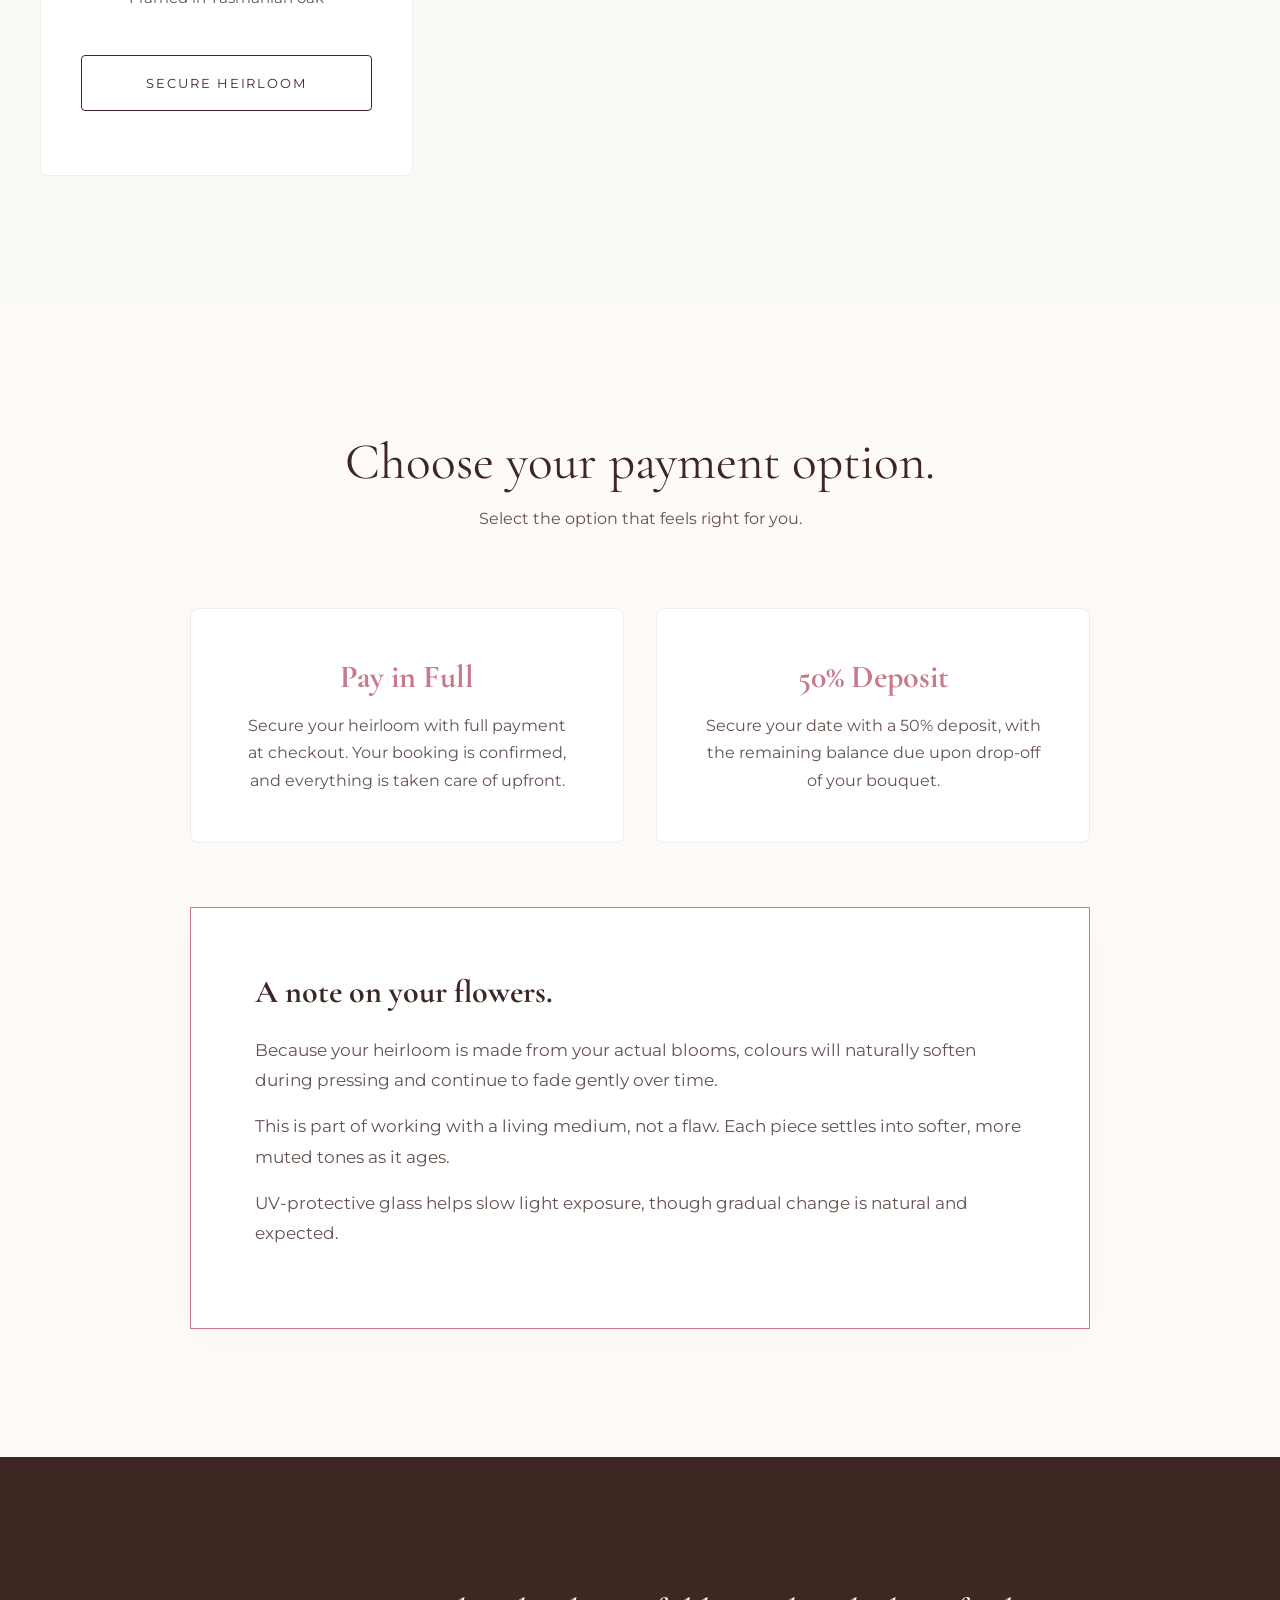
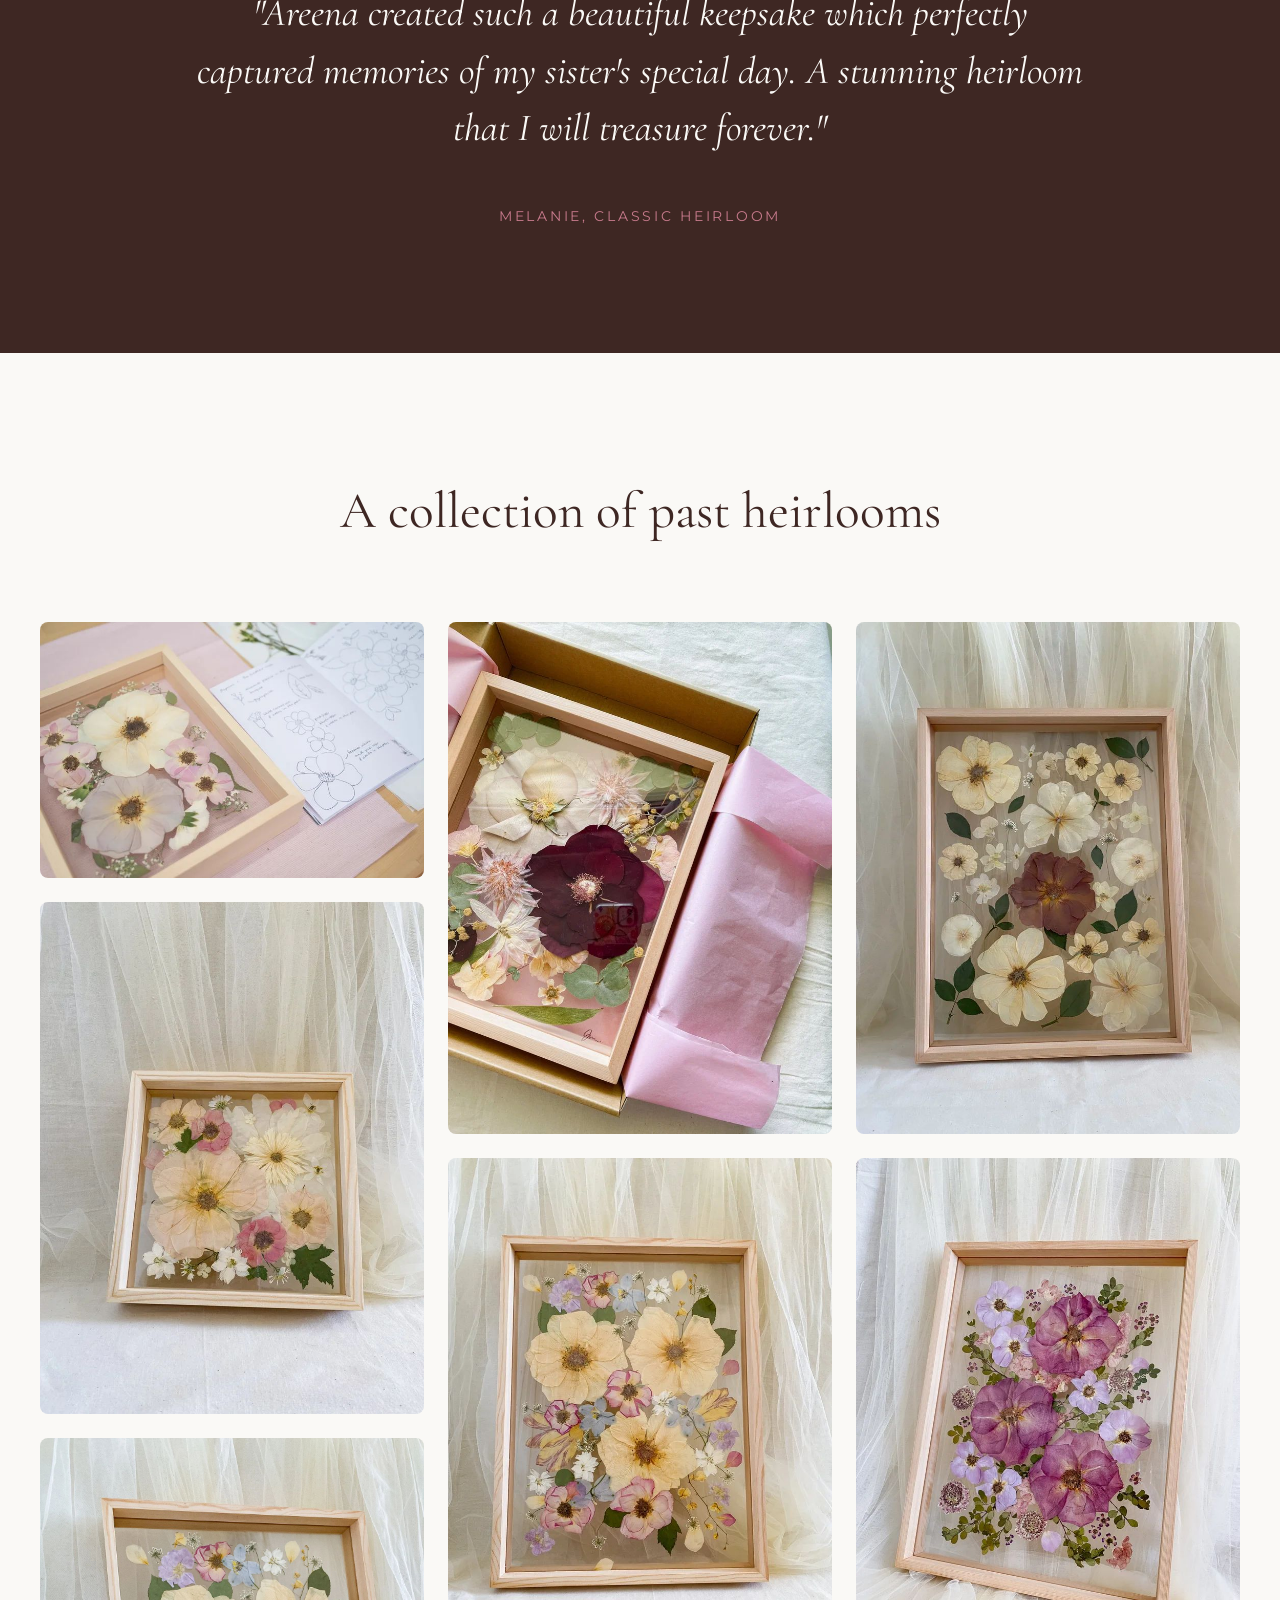
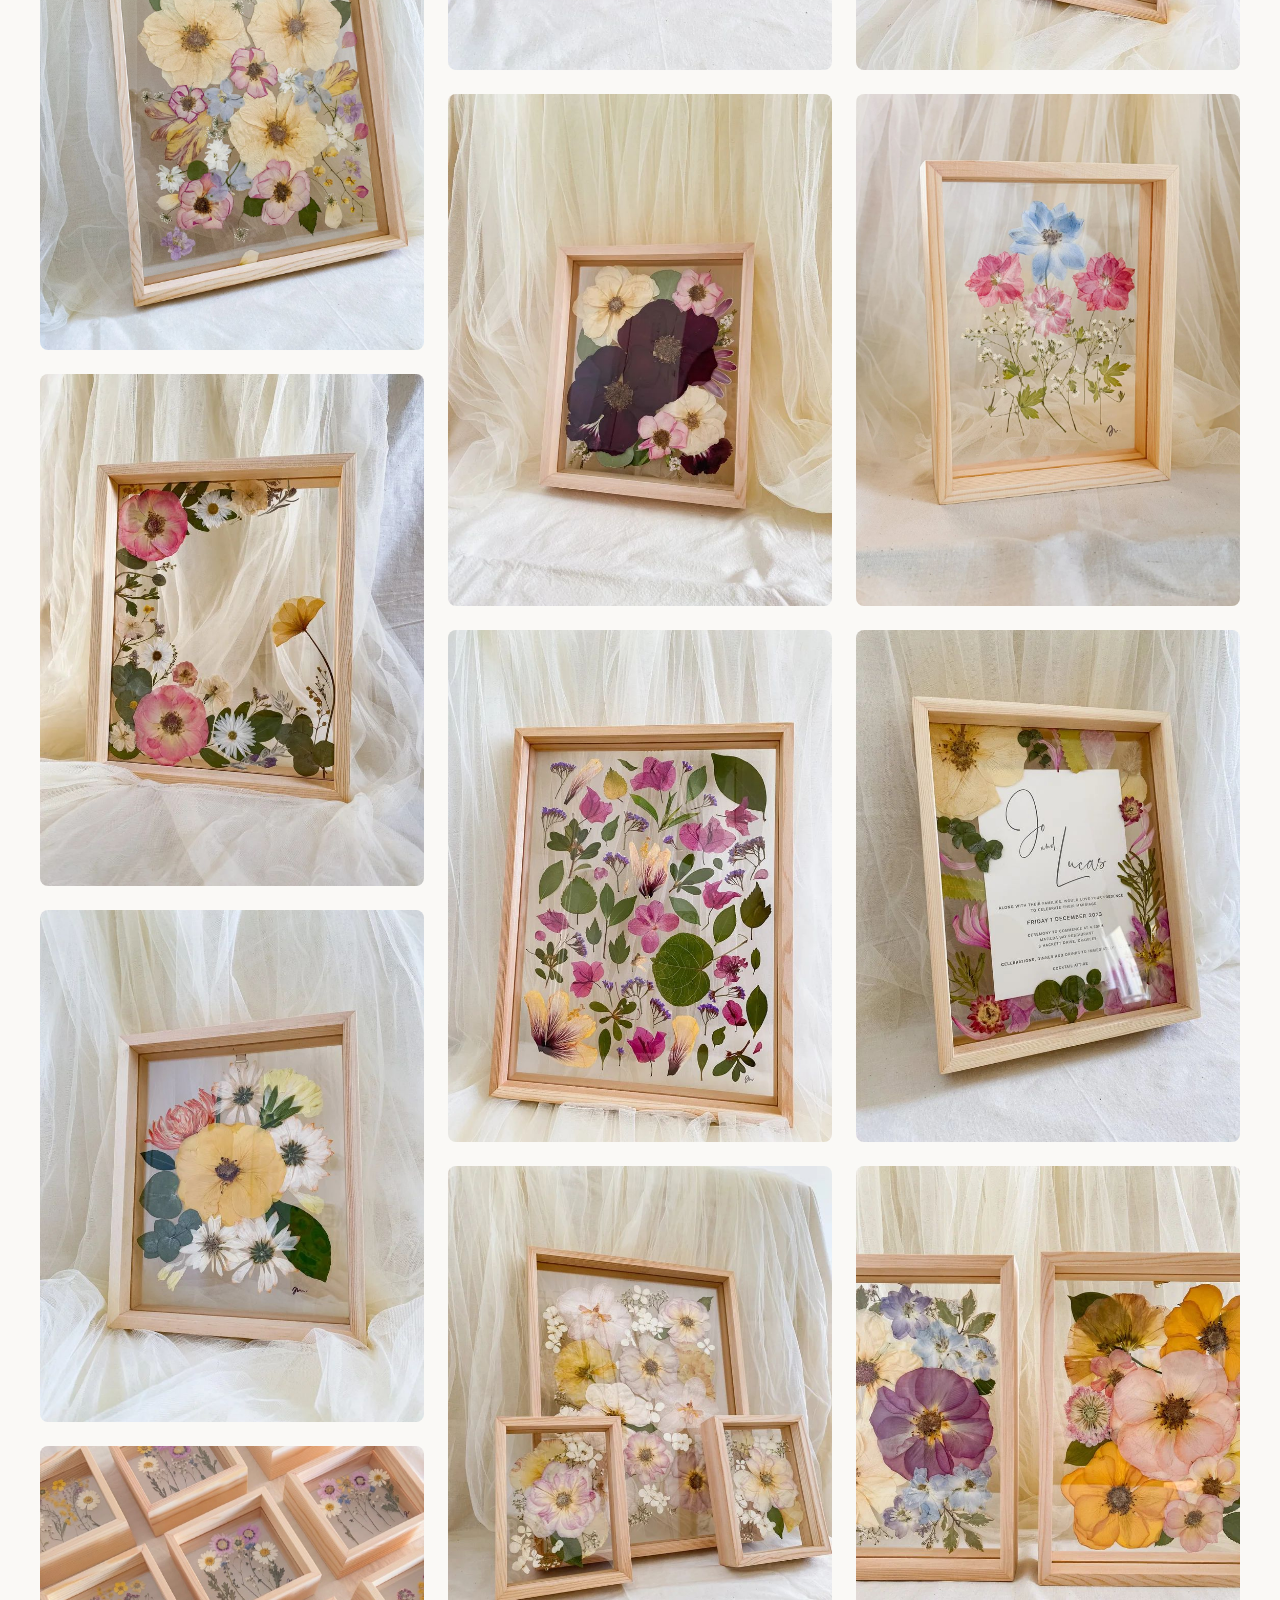
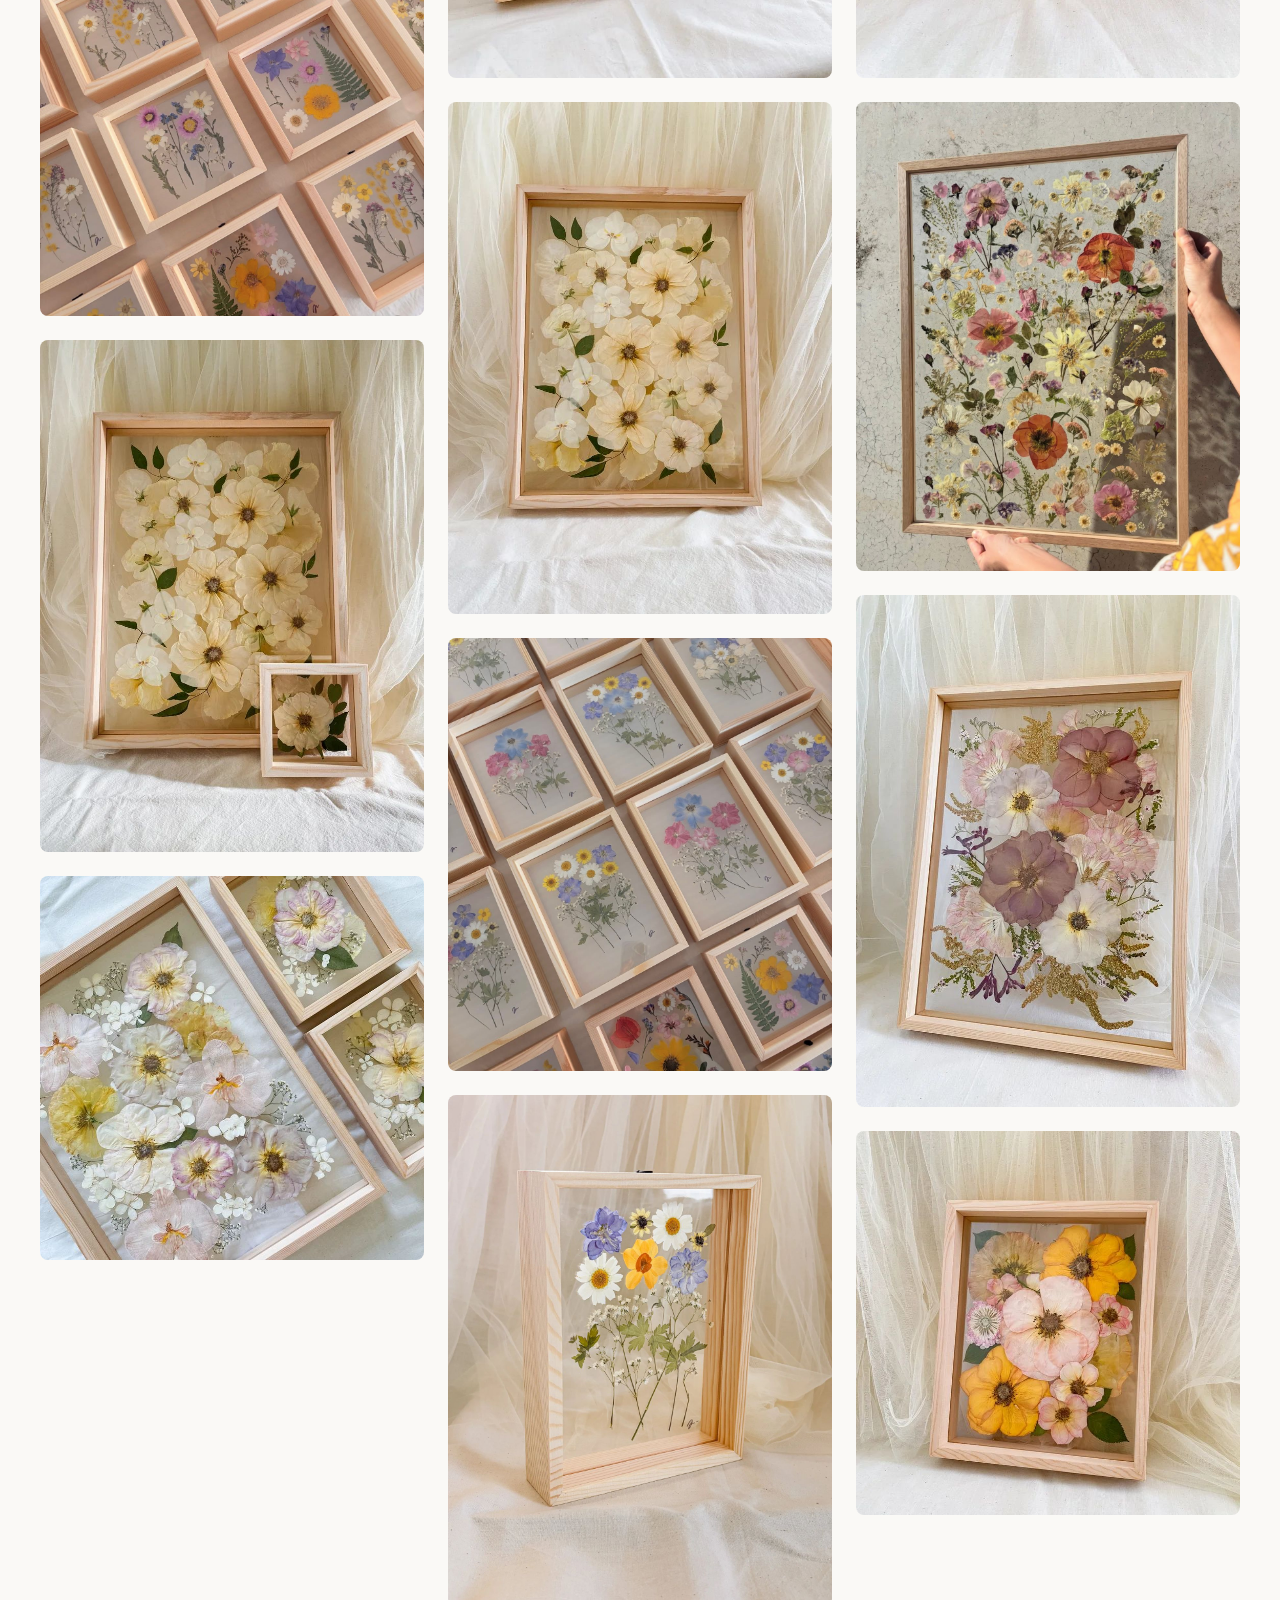
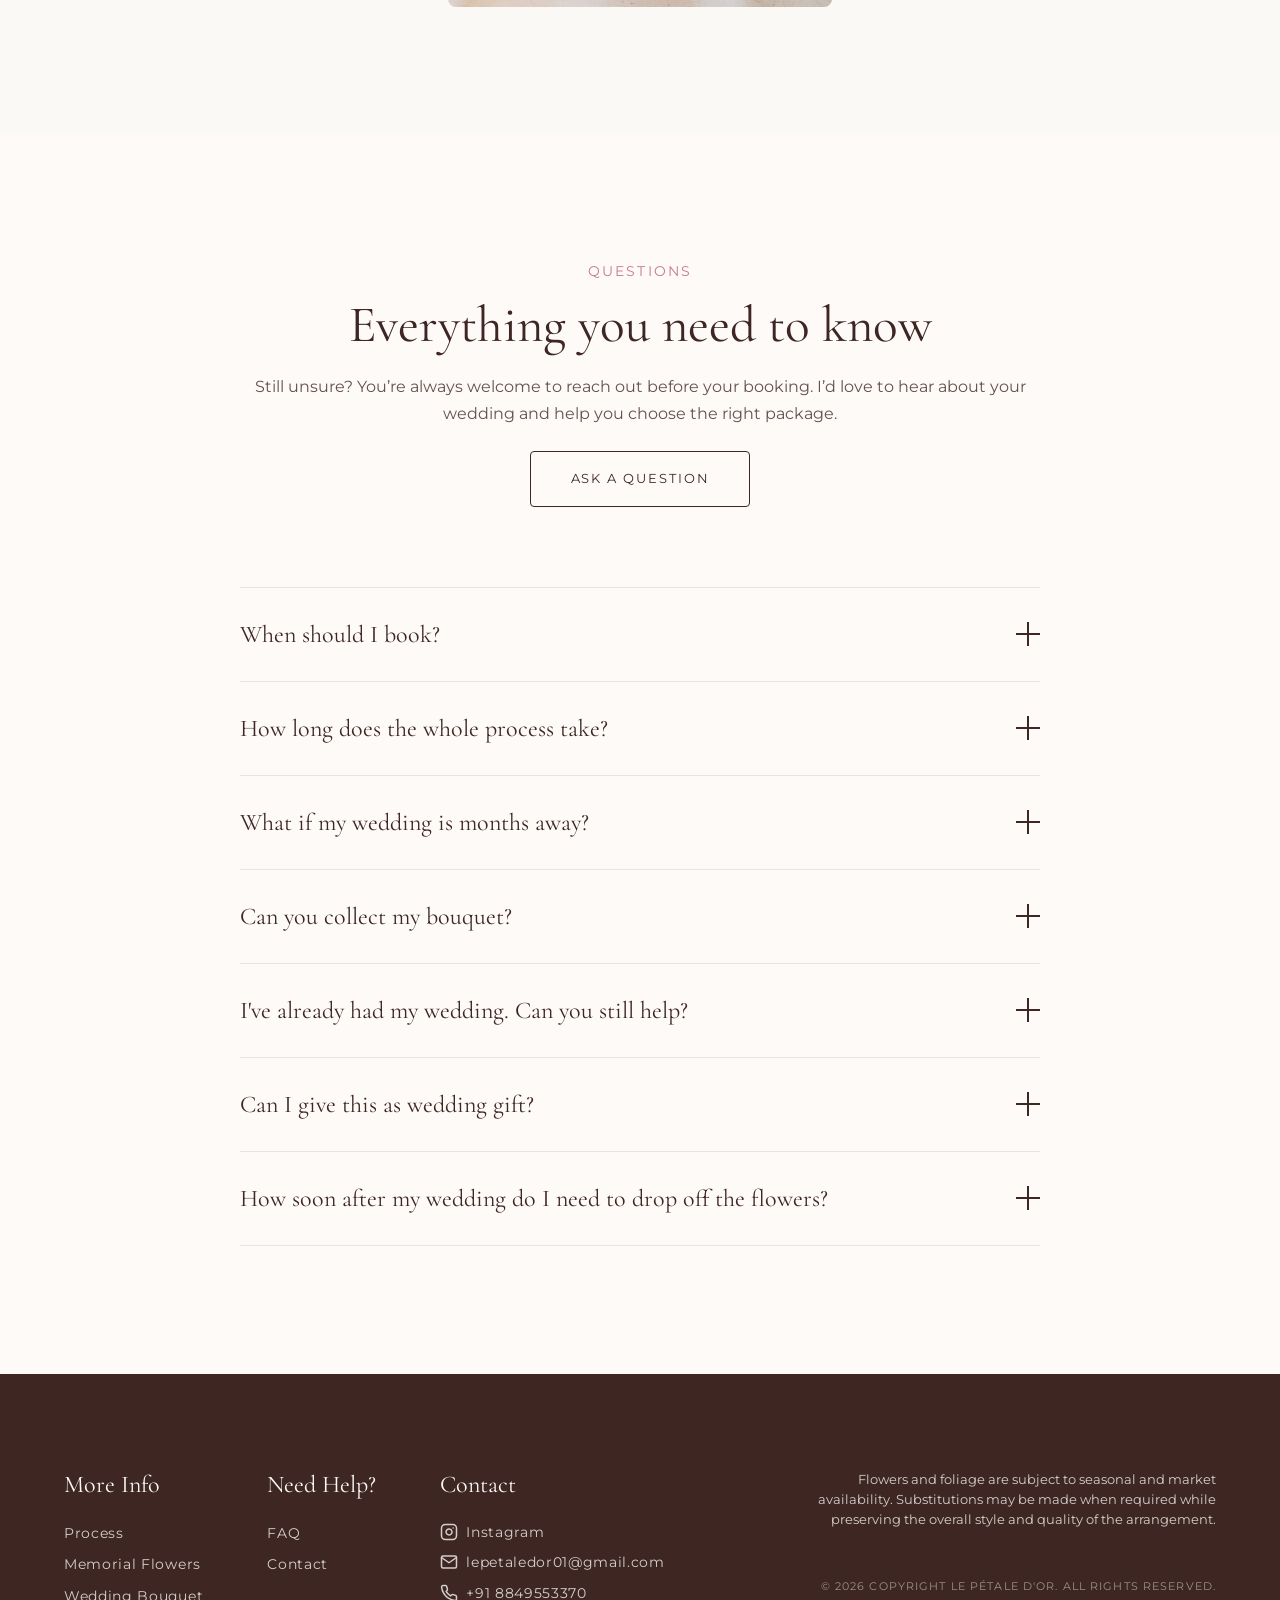
<file: wedding-bouquet-preservation.html>
<!DOCTYPE html>
<html lang="en">

<head>
    <meta charset="UTF-8">
    <meta name="viewport" content="width=device-width, initial-scale=1.0">
    <title>Wedding Bouquet Preservation | Areena Sheikh</title>
    <!-- Google Fonts for elegant typography -->
    <link rel="preconnect" href="https://fonts.googleapis.com">
    <link rel="preconnect" href="https://fonts.gstatic.com" crossorigin>
    <link
        href="https://fonts.googleapis.com/css2?family=Cinzel+Decorative:wght@700&family=Cormorant+Garamond:ital,wght@0,400;0,600;1,400&family=Montserrat:wght@300;400;500&display=swap"
        rel="stylesheet">
    <link rel="stylesheet" href="style.css">
    <link rel="stylesheet" href="premium-service.css">
</head>

<body>

    <!-- Announcement Bar -->
    <div class="announcement-bar" id="announcementBar">
        <p>Before you explore, thank you for being here and supporting this journey. Bookings for 2026 are now open.</p>
        <button class="close-announcement" aria-label="Close announcement">&times;</button>
    </div>

    <!-- Navbar -->
    <nav class="navbar solid">
        <div class="nav-brand">
            <a href="index.html" style="text-decoration:none;">
                <div class="brand-logo">Le Pétale d'Or</div>
                <div class="brand-subtitle">Areena Sheikh</div>
            </a>
        </div>
        <div class="nav-actions">
            <button class="menu-btn" aria-label="Open Menu">
                <span class="hamburger-line"></span>
                <span class="hamburger-line"></span>
            </button>
        </div>
    </nav>

    <!-- Sidebar Overlay -->
    <div class="sidebar-overlay"></div>

    <!-- Sidebar -->
    <aside class="sidebar">
        <div class="sidebar-header">
            <button class="close-btn" aria-label="Close Menu">
                <svg width="28" height="28" viewBox="0 0 24 24" fill="none" stroke="currentColor" stroke-width="1"
                    stroke-linecap="round" stroke-linejoin="round">
                    <line x1="18" y1="6" x2="6" y2="18"></line>
                    <line x1="6" y1="6" x2="18" y2="18"></line>
                </svg>
            </button>
        </div>

        <nav class="sidebar-nav">
            <div class="nav-section">
                <div class="section-title">
                    <span class="section-num">01</span>
                    <h2>Pressed For You</h2>
                </div>
                <ul class="section-links">
                    <li><a href="wedding-bouquet-preservation.html">WEDDING BOUQUET PRESERVATION</a></li>
                    <li><a href="shop.html">SHOP</a></li>
                </ul>
            </div>

            <div class="nav-section">
                <div class="section-title">
                    <span class="section-num">02</span>
                    <h2>Press Your Own</h2>
                </div>
                <ul class="section-links">
                    <li><a href="workshops.html">WORKSHOPS</a></li>
                </ul>
            </div>

            <div class="nav-section">
                <div class="section-title">
                    <span class="section-num">03</span>
                    <h2>About</h2>
                </div>
                <ul class="section-links">
                    <li><a href="about.html">THE ARTIST</a></li>
                </ul>
            </div>

            <div class="nav-section">
                <div class="section-title">
                    <span class="section-num">04</span>
                    <h2>Contact</h2>
                </div>
                <ul class="section-links">
                    <li><a href="contact.html">ENQUIRE</a></li>
                </ul>
            </div>
        </nav>
    </aside>

    <main>
        <!-- Service Hero Section -->
        <header class="service-hero">
            <img src="Images/hero/7.jpeg" alt="Wedding Bouquet Preservation" class="service-hero-bg">
            <div class="service-hero-content fade-in-up">
                <span class="subtitle">Wedding bouquet preservation</span>
                <h1>Your bouquet was part of every moment. <br>Now it becomes a keepsake.</h1>
                <p>Each piece is created using your own flowers, carefully pressed and arranged into a timeless artwork for your home.</p>
                <div class="service-btn-group fade-in-up delay-1">
                    <a href="#pricing" class="premium-btn premium-btn-primary">Secure My Heirloom</a>
                    <a href="#how-it-works" class="premium-btn premium-btn-outline">See How It Works</a>
                </div>
            </div>
        </header>


        <!-- Why It Matters Section -->
        <section class="glass-section dark">
            <div class="split-feature fade-in-up">
                <div class="split-image-container">
                    <img src="Images/3.jpeg" alt="Preserved Heirloom" class="split-image">
                </div>
                <div class="split-content">
                    <span class="subtitle" style="display:block; margin-bottom:1rem; color:var(--accent-color); font-family:var(--font-sans); letter-spacing:0.15em; font-size:0.85rem; text-transform:uppercase;">Why it matters</span>
                    <h2>"Yours can become an heirloom. Something that lives in your home and holds the feeling of that day."</h2>
                    <p>Your bouquet was chosen for you: the colours, the blooms, the way it was held at the altar. Pressed floral preservation captures the actual, physical flowers, not a photograph of them.</p>
                    <p>It is a handcrafted artwork made by a single artist, framed in UV-protective glass and Tasmanian oak, built to last.</p>
                    <a href="#gallery" class="premium-btn premium-btn-primary" style="margin-top:2rem;">See The Collection</a>
                </div>
            </div>
        </section>

        <!-- Process Benefits -->
        <section class="glass-section">
            <div class="split-feature reverse fade-in-up">
                <div class="split-image-container">
                    <img src="Images/each-piece.jpg" alt="Process details" class="split-image">
                </div>
                <div class="split-content">
                    <span class="subtitle" style="display:block; margin-bottom:1rem; color:var(--accent-color); font-family:var(--font-sans); letter-spacing:0.15em; font-size:0.85rem; text-transform:uppercase;">How your flowers are cared for</span>
                    <h2>Each piece is made by hand, by me.</h2>
                    
                    <div style="margin-top: 3rem;">
                        <h3 style="font-family: var(--font-serif); font-size: 1.5rem; margin-bottom: 0.8rem; color: var(--accent-color);">Thoughtfully designed around your flowers</h3>
                        <p style="font-family: var(--font-sans); line-height: 1.7; color: rgba(62,39,35,0.8); margin-bottom: 2rem;">Every heirloom is thoughtfully designed around your flowers. I create a layout proposal based on your bouquet, which you’ll have the chance to review before it’s brought to life.</p>

                        <h3 style="font-family: var(--font-serif); font-size: 1.5rem; margin-bottom: 0.8rem; color: var(--accent-color);">A process you can trust</h3>
                        <p style="font-family: var(--font-sans); line-height: 1.7; color: rgba(62,39,35,0.8); margin-bottom: 2rem;">Your flowers are carefully preserved and professionally framed to help maintain their colours over time. Each piece is created as a lasting artwork for your home.</p>

                        <h3 style="font-family: var(--font-serif); font-size: 1.5rem; margin-bottom: 0.8rem; color: var(--accent-color);">Crafted with care from start to finish</h3>
                        <p style="font-family: var(--font-sans); line-height: 1.7; color: rgba(62,39,35,0.8); margin-bottom: 2rem;">You will receive gentle updates throughout the pressing and design process, so you always know where your flowers are.</p>

                    </div>
                </div>
            </div>
        </section>

        <!-- How It Works Timeline -->
        <section id="how-it-works" class="glass-section dark">
            <div class="section-header fade-in-up">
                <span class="subtitle">The Process</span>
                <h2>How it works from start to finish.</h2>
            </div>
            <div class="timeline-section">
                <!-- Step 1 -->
                <div class="timeline-step fade-in-up">
                    <div class="timeline-img-wrapper">
                        <img src="Images/process/1.jpeg" alt="Choose & Book">
                    </div>
                    <div class="timeline-info">
                        <span class="timeline-num">01</span>
                        <h3>CHOOSE &amp; BOOK</h3>
                        <p>Choose your frame size and secure your wedding date. We take on a limited number of bookings each month, so booking early is recommended.</p>
                    </div>
                </div>
                <!-- Step 2 -->
                <div class="timeline-step reverse fade-in-up delay-1">
                    <div class="timeline-img-wrapper">
                        <img src="Images/process/2.jpeg" alt="Plan Your Drop-off">
                    </div>
                    <div class="timeline-info">
                        <span class="timeline-num">02</span>
                        <h3>PLAN YOUR DROP-OFF</h3>
                        <p>You will receive an email with everything you need, including bouquet care and a link to book your drop-off time. We recommend bringing your flowers within 3 days of your wedding, ideally the next day, while they are still fresh.</p>
                    </div>
                </div>
                <!-- Step 3 -->
                <div class="timeline-step fade-in-up delay-2">
                    <div class="timeline-img-wrapper">
                        <img src="Images/process/3.jpeg" alt="Drop off your flowers">
                    </div>
                    <div class="timeline-info">
                        <span class="timeline-num">03</span>
                        <h3>DROP OFF YOUR FLOWERS</h3>
                        <p>Bring your bouquet to us at your selected time. If you're away after your wedding, a loved one is welcome to bring your flowers on your behalf.</p>
                    </div>
                </div>
                <!-- Step 4 -->
                <div class="timeline-step reverse fade-in-up delay-3">
                    <div class="timeline-img-wrapper">
                        <img src="Images/process/4.jpeg" alt="Press and design">
                    </div>
                    <div class="timeline-info">
                        <span class="timeline-num">04</span>
                        <h3>PRESS AND DESIGN</h3>
                        <p>Your flowers are carefully pressed and dried over 8 weeks. Once ready, I create a layout proposal for you to review before your piece is brought to life.</p>
                    </div>
                </div>
                <!-- Step 5 -->
                <div class="timeline-step fade-in-up delay-4">
                    <div class="timeline-img-wrapper">
                        <img src="Images/process/5.jpeg" alt="Frame & Collect">
                    </div>
                    <div class="timeline-info">
                        <span class="timeline-num">05</span>
                        <h3>FRAME &amp; COLLECT</h3>
                        <p>Your heirloom is professionally framed and made ready for collection. During peak season, the full process can take up to 6 months, and you’ll be updated at key stages along the way.</p>
                    </div>
                </div>
            </div>
        </section>

        <!-- Pricing Section -->
        <section id="pricing" class="glass-section">
            <div class="section-header fade-in-up">
                <span class="subtitle">2026 Collection</span>
                <h2>Choose your heirloom.</h2>
                <p style="font-family: var(--font-sans); color: rgba(62,39,35,0.8); margin-top: 1rem; line-height:1.7;">Each piece is created using your own wedding flowers, carefully pressed.</p>
            </div>
            <div class="pricing-grid-premium fade-in-up delay-1">
                <!-- Card 1 -->
                <div class="pricing-card-premium">
                    <h3>The Classic</h3>
                    <span class="size">A4 Frame</span>
                    <ul class="pricing-features">
                        <li>Intimate, softly composed piece</li>
                        <li>Designed for smaller spaces</li>
                        <li>Framed in Tasmanian oak</li>
                    </ul>
                    <a href="#" class="premium-btn premium-btn-outline" style="color:var(--text-color); border-color:var(--text-color);" onclick="secureHeirloom(event, 'The Intimate — A4 Frame')">Secure Heirloom</a>
                </div>
                <!-- Card 2 -->
                <div class="pricing-card-premium">
                    <h3>The Grand</h3>
                    <span class="size">A3 Frame . The Showstopper</span>
                    <ul class="pricing-features">
                        <li>Fuller, more expressive composition</li>
                        <li>Designed to be seen and lived with</li>
                        <li>Framed in Tasmanian oak</li>
                    </ul>
                    <a href="#" class="premium-btn premium-btn-outline" style="color:var(--text-color); border-color:var(--text-color);" onclick="secureHeirloom(event, 'The Grand — A3 Frame')">Secure Heirloom</a>
                </div>
                <!-- Card 3 Highlighted -->
                <div class="pricing-card-premium highlight">
                    <div class="highlight-badge">Most Chosen</div>
                    <h3>The Collection</h3>
                    <span class="size">Three-Piece Set</span>
                    <ul class="pricing-features">
                        <li>Three pieces, one story</li>
                        <li>Designed to live across your home</li>
                        <li>Framed in Tasmanian oak</li>
                    </ul>
                    <a href="#" class="premium-btn premium-btn-primary" onclick="secureHeirloom(event, 'The Collection — Three-Piece Set')">Secure Heirloom</a>
                </div>
                <!-- Card 4 -->
                <div class="pricing-card-premium">
                    <h3>The Statement</h3>
                    <span class="size">A2 Frame . Our Largest</span>
                    <ul class="pricing-features">
                        <li>Large, gallery-style artwork</li>
                        <li>Holds the full presence of your bouquet</li>
                        <li>Framed in Tasmanian oak</li>
                    </ul>
                    <a href="#" class="premium-btn premium-btn-outline" style="color:var(--text-color); border-color:var(--text-color);" onclick="secureHeirloom(event, 'The Statement — A2 Frame')">Secure Heirloom</a>
                </div>
            </div>
        </section>

        <!-- Payment Options -->
        <section class="glass-section dark">
            <div class="section-header fade-in-up">
                <h2>Choose your payment option.</h2>
                <p style="font-family: var(--font-sans); color: rgba(62,39,35,0.8); margin-top: 1rem;">Select the option that feels right for you.</p>
            </div>
            <div class="payment-grid fade-in-up delay-1" style="max-width: 900px; margin: 0 auto 4rem auto;">
                <div class="payment-card">
                    <h3>Pay in Full</h3>
                    <p>Secure your heirloom with full payment at checkout. Your booking is confirmed, and everything is taken care of upfront.</p>
                </div>
                <div class="payment-card">
                    <h3>50% Deposit</h3>
                    <p>Secure your date with a 50% deposit, with the remaining balance due upon drop-off of your bouquet.</p>
                </div>
            </div>
            <div class="info-box fade-in-up delay-2" style="max-width: 900px; margin: 0 auto;">
                <h3>A note on your flowers.</h3>
                <p>Because your heirloom is made from your actual blooms, colours will naturally soften during pressing and continue to fade gently over time.</p>
                <p>This is part of working with a living medium, not a flaw. Each piece settles into softer, more muted tones as it ages.</p>
                <p>UV-protective glass helps slow light exposure, though gradual change is natural and expected.</p>
            </div>
        </section>

        <!-- Featured Testimonial Banner -->
        <section class="featured-testimonial fade-in-up">
            <p class="quote">"Areena created such a beautiful keepsake which perfectly captured memories of my sister's special day. A stunning heirloom that I will treasure forever."</p>
            <span class="author">Melanie, Classic Heirloom</span>
        </section>

        <!-- Gallery Section -->
        <section id="gallery" class="glass-section">
            <div class="section-header fade-in-up">
                <h2>A collection of past heirlooms</h2>
            </div>
            <div class="gallery-premium fade-in-up delay-1">
                <div class="gallery-item"><img src="Images/gallery/1.jpeg" alt="Past Heirloom 1"></div>
                <div class="gallery-item"><img src="Images/gallery/2.jpeg" alt="Past Heirloom 2"></div>
                <div class="gallery-item"><img src="Images/gallery/4.jpeg" alt="Past Heirloom 4"></div>
                <div class="gallery-item"><img src="Images/gallery/5.jpeg" alt="Past Heirloom 5"></div>
                <div class="gallery-item"><img src="Images/gallery/6.jpeg" alt="Past Heirloom 6"></div>
                <div class="gallery-item"><img src="Images/gallery/7.jpeg" alt="Past Heirloom 1"></div>
                <div class="gallery-item"><img src="Images/gallery/8.jpeg" alt="Past Heirloom 2"></div>
                <div class="gallery-item"><img src="Images/gallery/9.jpeg" alt="Past Heirloom 3"></div>
                <div class="gallery-item"><img src="Images/gallery/10.jpeg" alt="Past Heirloom 4"></div>
                <div class="gallery-item"><img src="Images/gallery/11.jpeg" alt="Past Heirloom 5"></div>
                <div class="gallery-item"><img src="Images/gallery/12.jpeg" alt="Past Heirloom 6"></div>
                <div class="gallery-item"><img src="Images/gallery/13.jpeg" alt="Past Heirloom 1"></div>
                <div class="gallery-item"><img src="Images/gallery/14.jpeg" alt="Past Heirloom 2"></div>
                <div class="gallery-item"><img src="Images/gallery/15.jpeg" alt="Past Heirloom 3"></div>
                <div class="gallery-item"><img src="Images/gallery/16.jpeg" alt="Past Heirloom 4"></div>
                <div class="gallery-item"><img src="Images/gallery/17.jpeg" alt="Past Heirloom 5"></div>
                <div class="gallery-item"><img src="Images/gallery/18.jpeg" alt="Past Heirloom 6"></div>
                <div class="gallery-item"><img src="Images/gallery/19.jpeg" alt="Past Heirloom 1"></div>
                <div class="gallery-item"><img src="Images/gallery/20.jpeg" alt="Past Heirloom 2"></div>
                <div class="gallery-item"><img src="Images/gallery/22.jpeg" alt="Past Heirloom 4"></div>
                <div class="gallery-item"><img src="Images/gallery/23.jpeg" alt="Past Heirloom 5"></div>
                <div class="gallery-item"><img src="Images/gallery/24.jpeg" alt="Past Heirloom 6"></div>
                <div class="gallery-item"><img src="Images/gallery/26.jpeg" alt="Past Heirloom 1"></div>
                <div class="gallery-item"><img src="Images/gallery/27.jpeg" alt="Past Heirloom 2"></div>
            </div>
        </section>

        <!-- FAQ Section -->
        <section class="glass-section dark">
            <div class="section-header fade-in-up">
                <span class="subtitle">Questions</span>
                <h2>Everything you need to know</h2>
                <p style="font-family: var(--font-sans); color: rgba(62,39,35,0.8); margin-top: 1rem; line-height: 1.7;">Still unsure? You’re always welcome to reach out before your booking. I’d love to hear about your wedding and help you choose the right package.</p>
                <a href="contact.html" class="premium-btn premium-btn-outline" style="color:var(--text-color); border-color:var(--text-color); margin-top: 1.5rem;">Ask a question</a>
            </div>
            <div class="accordion-premium fade-in-up delay-1">
                <!-- FAQ 1 -->
                <div class="accordion-item">
                    <button class="accordion-header">
                        When should I book?
                        <div class="accordion-icon"></div>
                    </button>
                    <div class="accordion-content">
                        <div class="accordion-content-inner">
                            <p>As soon as possible. I only accept 4 bookings per month and they fill quickly during wedding season.</p>
                            <p style="margin-top: 1rem;">You can book now and lock in your 2026-2027 date.</p>
                        </div>
                    </div>
                </div>
                <!-- FAQ 2 -->
                <div class="accordion-item">
                    <button class="accordion-header">
                        How long does the whole process take?
                        <div class="accordion-icon"></div>
                    </button>
                    <div class="accordion-content">
                        <div class="accordion-content-inner">
                            <p>Pressing and creating your heirloom takes 8 to 12 weeks from the time your flowers arrive.</p>
                            <p style="margin-top: 1rem;">Please allow up to 5 months from your booking date. During peak wedding season, this can extend to 6 months, and I will keep you updated every step of the way.</p>
                        </div>
                    </div>
                </div>
                <!-- FAQ 3 -->
                <div class="accordion-item">
                    <button class="accordion-header">
                        What if my wedding is months away?
                        <div class="accordion-icon"></div>
                    </button>
                    <div class="accordion-content">
                        <div class="accordion-content-inner">
                            <p>Book now and secure your spot. You don't need to do anything until after your wedding. I'm currently taking bookings for 2026 till June 2027.</p>
                        </div>
                    </div>
                </div>
                <!-- FAQ 4 -->
                <div class="accordion-item">
                    <button class="accordion-header">
                        Can you collect my bouquet?
                        <div class="accordion-icon"></div>
                    </button>
                    <div class="accordion-content">
                        <div class="accordion-content-inner">
                            <p>Bouquet pick-up is available for an additional charges. Please email me to arrange the details.</p>
                        </div>
                    </div>
                </div>
                <!-- FAQ 5 -->
                <div class="accordion-item">
                    <button class="accordion-header">
                        I've already had my wedding. Can you still help?
                        <div class="accordion-icon"></div>
                    </button>
                    <div class="accordion-content">
                        <div class="accordion-content-inner">
                            <p>Possibly, yes. Send me a photo of your flowers. If they've been air-dried and still hold some colour, I may be able to create something beautiful for you.</p>
                            <p style="margin-top: 1rem;">Reach out and we'll discuss your options.</p>
                        </div>
                    </div>
                </div>
                <!-- FAQ 6 -->
                <div class="accordion-item">
                    <button class="accordion-header">
                        Can I give this as wedding gift?
                        <div class="accordion-icon"></div>
                    </button>
                    <div class="accordion-content">
                        <div class="accordion-content-inner">
                            <p>Absolutely. A bouquet preservation makes one of the most meaningful and lasting wedding gifts imaginable.</p>
                            <p style="margin-top: 1rem;">You can purchase a specific package from the shop, or contact me for a gift card option.</p>
                        </div>
                    </div>
                </div>
                <!-- FAQ 8 -->
                <div class="accordion-item">
                    <button class="accordion-header">
                        How soon after my wedding do I need to drop off the flowers?
                        <div class="accordion-icon"></div>
                    </button>
                    <div class="accordion-content">
                        <div class="accordion-content-inner">
                            <p>Within 1 to 3 days of your wedding. The fresher the flowers, the more vivid and beautiful the result. If you're heading straight to your honeymoon, a loved one can drop them off on your behalf. </p>
                        </div>
                    </div>
                </div>
            </div>
        </section>
    </main>

    <!-- Footer -->
    <footer class="site-footer">
        <div class="footer-content">
            <div class="footer-left">
                <div class="footer-col">
                    <h3>More Info</h3>
                    <ul>
                        <li><a href="process.html">Process</a></li>
                        <li><a href="memorial-flowers.html">Memorial Flowers</a></li>
                        <li><a href="wedding-bouquet-preservation.html">Wedding Bouquet</a></li>
                    </ul>
                </div>
                <div class="footer-col">
                    <h3>Need Help?</h3>
                    <ul>
                        <li><a href="faq.html">FAQ</a></li>
                        <li><a href="contact.html">Contact</a></li>
                    </ul>
                </div>
                <div class="footer-col">
                    <h3>Contact</h3>
                    <ul class="contact-links">
                        <li><a href="https://instagram.com" target="_blank">
                            <svg width="18" height="18" viewBox="0 0 24 24" fill="none" stroke="currentColor" stroke-width="2" stroke-linecap="round" stroke-linejoin="round"><rect x="2" y="2" width="20" height="20" rx="5" ry="5"></rect><path d="M16 11.37A4 4 0 1 1 12.63 8 4 4 0 0 1 16 11.37z"></path><line x1="17.5" y1="6.5" x2="17.51" y2="6.5"></line></svg>
                            Instagram
                        </a></li>
                        <li><a href="mailto:lepetaledor01@gmail.com">
                            <svg width="18" height="18" viewBox="0 0 24 24" fill="none" stroke="currentColor" stroke-width="2" stroke-linecap="round" stroke-linejoin="round"><path d="M4 4h16c1.1 0 2 .9 2 2v12c0 1.1-.9 2-2 2H4c-1.1 0-2-.9-2-2V6c0-1.1.9-2 2-2z"></path><polyline points="22,6 12,13 2,6"></polyline></svg>
                            lepetaledor01@gmail.com
                        </a></li>
                        <li><a href="tel:+918849553370">
                            <svg width="18" height="18" viewBox="0 0 24 24" fill="none" stroke="currentColor" stroke-width="2" stroke-linecap="round" stroke-linejoin="round"><path d="M22 16.92v3a2 2 0 0 1-2.18 2 19.79 19.79 0 0 1-8.63-3.07 19.5 19.5 0 0 1-6-6 19.79 19.79 0 0 1-3.07-8.67A2 2 0 0 1 4.11 2h3a2 2 0 0 1 2 1.72 12.84 12.84 0 0 0 .7 2.81 2 2 0 0 1-.45 2.11L8.09 9.91a16 16 0 0 0 6 6l1.27-1.27a2 2 0 0 1 2.11-.45 12.84 12.84 0 0 0 2.81.7A2 2 0 0 1 22 16.92z"></path></svg>
                            +91 8849553370
                        </a></li>
                    </ul>
                </div>
            </div>
            <div class="footer-right">
                <p class="warning-text">Flowers and foliage are subject to seasonal and market availability.
                    Substitutions may be made when required while preserving the overall style and quality of the
                    arrangement.</p>
                <p class="copyright">&copy; 2026 Copyright Le Pétale d'Or. All rights reserved.</p>
            </div>
        </div>
    </footer>

    <!-- Accordion Script for new design -->
    <script>
        document.addEventListener('DOMContentLoaded', function() {
            const accordions = document.querySelectorAll('.accordion-header');
            accordions.forEach(acc => {
                acc.addEventListener('click', function() {
                    this.classList.toggle('active');
                    const panel = this.nextElementSibling;
                    if (panel.style.maxHeight) {
                        panel.style.maxHeight = null;
                    } else {
                        panel.style.maxHeight = panel.scrollHeight + "px";
                    }
                });
            });
        });
    </script>
    <script>
        window.secureHeirloom = function(event, packageName) {
            event.preventDefault();
            const text = encodeURIComponent(
                `Hello! I would like to enquire about securing a booking for:\n\n*${packageName}*\n\nCould you please let me know availability and next steps? Thank you.`
            );
            window.open(`https://wa.me/918849553370?text=${text}`, '_blank');
        };
    </script>
    <script src="script.js"></script>
</body>

</html>
</file>
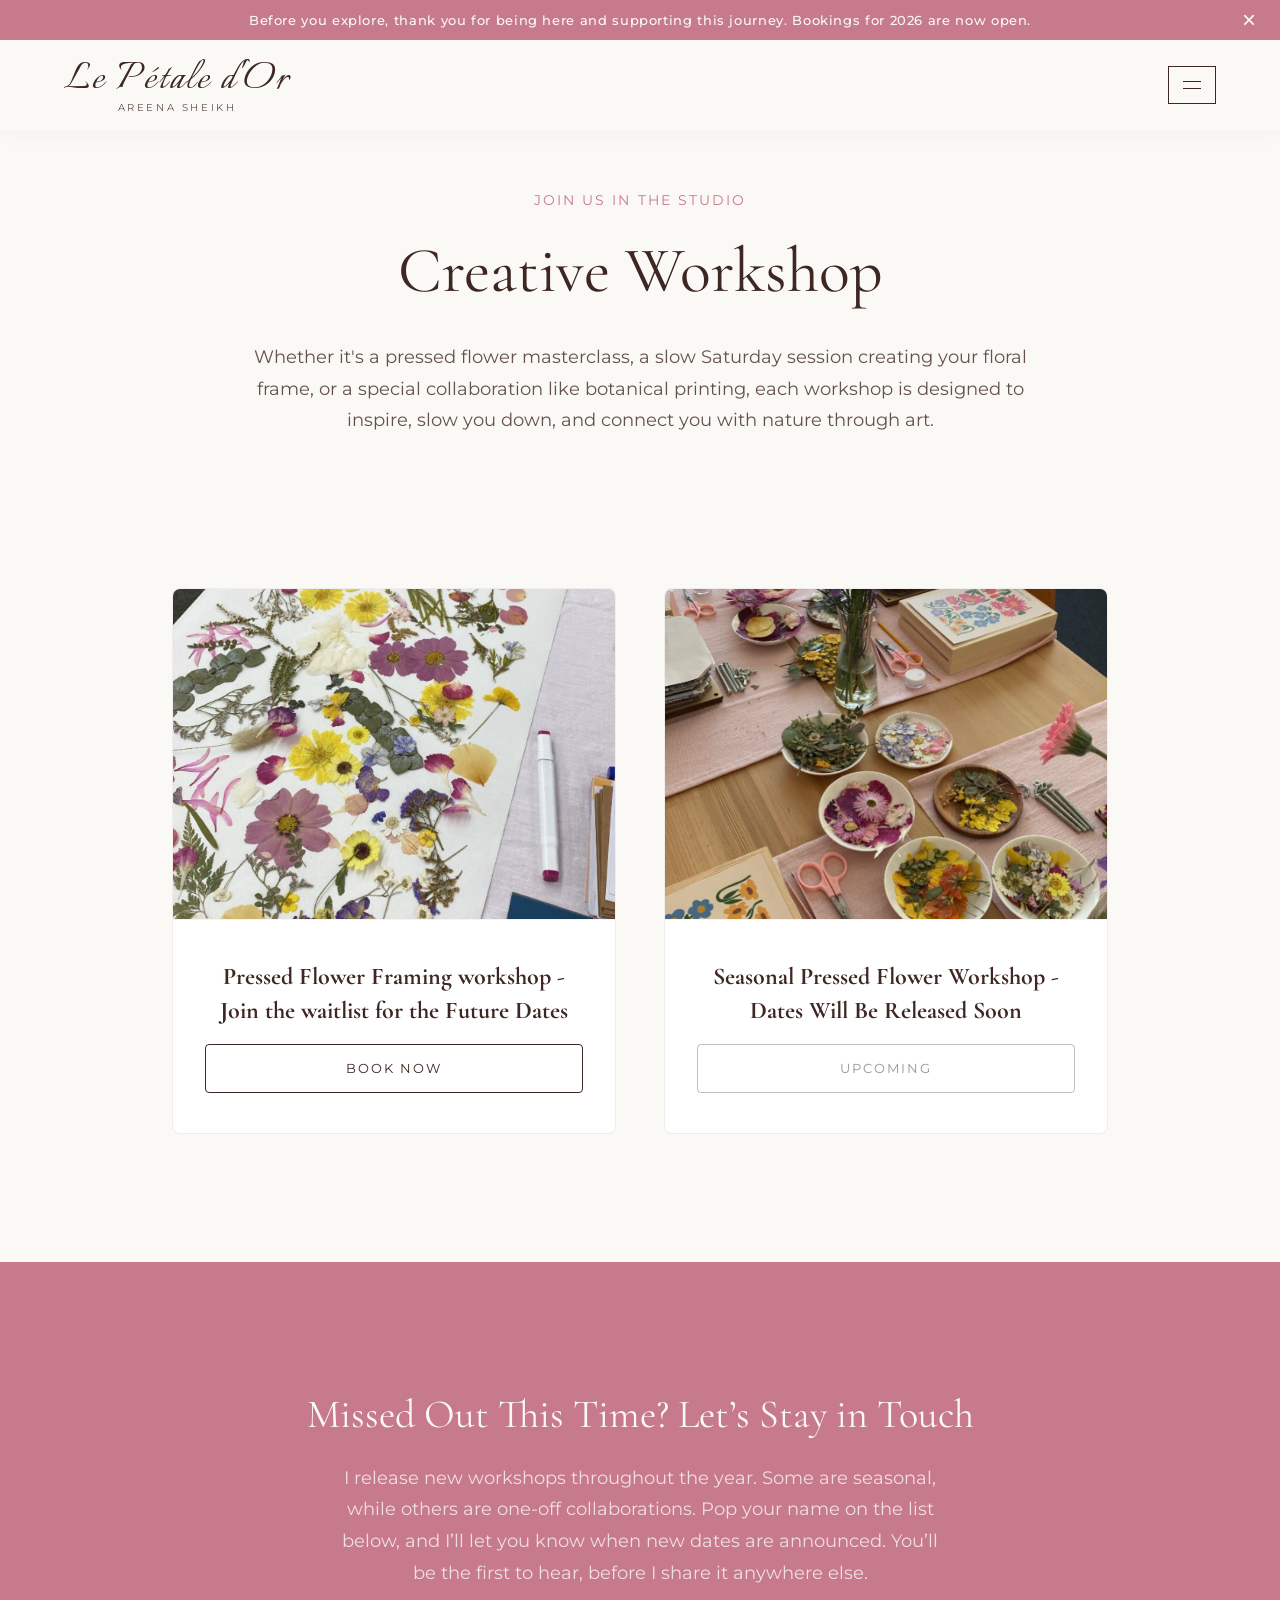
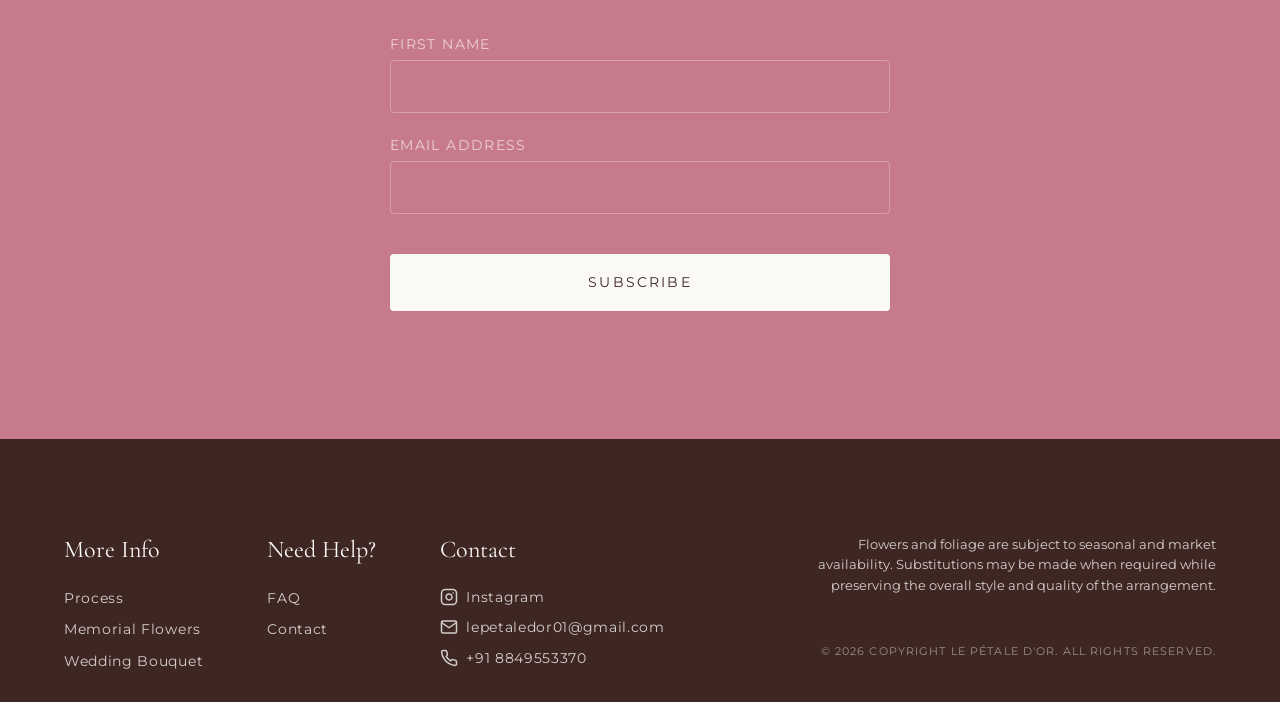
<file: workshops.html>
<!DOCTYPE html>
<html lang="en">

<head>
    <meta charset="UTF-8">
    <meta name="viewport" content="width=device-width, initial-scale=1.0">
    <title>Workshops | Areena Sheikh</title>
    <link rel="preconnect" href="https://fonts.googleapis.com">
    <link rel="preconnect" href="https://fonts.gstatic.com" crossorigin>
    <link href="https://fonts.googleapis.com/css2?family=Cinzel+Decorative:wght@700&family=Cormorant+Garamond:ital,wght@0,400;0,600;1,400&family=Montserrat:wght@300;400;500&display=swap" rel="stylesheet">
    <link rel="stylesheet" href="style.css">
    <link rel="stylesheet" href="premium-service.css">
    <style>
        .workshop-hero {
            padding: 12rem 2rem 6rem;
            text-align: center;
            background: var(--bg-color);
        }
        .workshop-hero h1 {
            font-family: var(--font-serif);
            font-size: clamp(3rem, 5vw, 4.5rem);
            color: var(--text-color);
            margin-bottom: 2rem;
            font-weight: 400;
        }
        .workshop-hero p {
            font-family: var(--font-sans);
            font-size: 1.1rem;
            line-height: 1.8;
            max-width: 800px;
            margin: 0 auto 1.5rem auto;
            color: rgba(62, 39, 35, 0.8);
        }

        .workshop-grid {
            display: grid;
            grid-template-columns: repeat(auto-fit, minmax(350px, 1fr));
            gap: 3rem;
            max-width: 1000px;
            margin: 0 auto;
            padding: 2rem 2rem 8rem 2rem;
        }

        .workshop-card {
            background: #fff;
            border: 1px solid rgba(62, 39, 35, 0.08);
            border-radius: 8px;
            overflow: hidden;
            transition: transform 0.4s ease, box-shadow 0.4s ease;
            display: flex;
            flex-direction: column;
        }

        .workshop-card:hover {
            transform: translateY(-10px);
            box-shadow: 0 20px 40px rgba(62, 39, 35, 0.08);
        }

        .workshop-image {
            width: 100%;
            aspect-ratio: 4/3;
            object-fit: cover;
            border-bottom: 1px solid rgba(62, 39, 35, 0.05);
        }

        .workshop-info {
            padding: 2.5rem 2rem;
            text-align: center;
            display: flex;
            flex-direction: column;
            flex-grow: 1;
        }

        .workshop-title {
            font-family: var(--font-serif);
            font-size: 1.5rem;
            color: var(--text-color);
            margin-bottom: 1rem;
            line-height: 1.4;
        }

        .workshop-price {
            font-family: var(--font-sans);
            font-size: 1.1rem;
            color: var(--accent-color);
            margin-bottom: 2rem;
            font-weight: 500;
        }

        .btn-action {
            margin-top: auto;
            width: 100%;
            padding: 1rem;
            background: transparent;
            color: var(--text-color);
            border: 1px solid var(--text-color);
            font-family: var(--font-sans);
            font-size: 0.8rem;
            letter-spacing: 0.15em;
            text-transform: uppercase;
            cursor: pointer;
            transition: all 0.3s ease;
            border-radius: 4px;
        }

        .btn-action:hover {
            background: var(--text-color);
            color: var(--bg-color);
        }

        .btn-action.sold-out {
            border-color: rgba(62, 39, 35, 0.3);
            color: rgba(62, 39, 35, 0.5);
            cursor: not-allowed;
        }
        .btn-action.sold-out:hover {
            background: transparent;
            color: rgba(62, 39, 35, 0.5);
        }

        .newsletter-section {
            background: var(--accent-color);
            color: var(--bg-color);
            padding: 8rem 2rem;
            text-align: center;
        }

        .newsletter-section h2 {
            font-family: var(--font-serif);
            font-size: 2.5rem;
            margin-bottom: 1.5rem;
            font-weight: 400;
        }

        .newsletter-section p {
            font-family: var(--font-sans);
            font-size: 1.1rem;
            line-height: 1.8;
            max-width: 600px;
            margin: 0 auto 3rem auto;
            opacity: 0.8;
        }

        .subscribe-form {
            max-width: 500px;
            margin: 0 auto;
            display: flex;
            flex-direction: column;
            gap: 1.5rem;
        }

        .form-group {
            display: flex;
            flex-direction: column;
            text-align: left;
        }

        .form-group label {
            font-family: var(--font-sans);
            font-size: 0.85rem;
            text-transform: uppercase;
            letter-spacing: 0.1em;
            margin-bottom: 0.5rem;
            color: rgba(253, 248, 245, 0.7);
        }

        .form-group input {
            padding: 1rem;
            background: transparent;
            border: 1px solid rgba(253, 248, 245, 0.3);
            color: var(--bg-color);
            font-family: var(--font-sans);
            font-size: 1rem;
            border-radius: 4px;
            transition: border-color 0.3s ease;
        }

        .form-group input:focus {
            outline: none;
            border-color: var(--bg-color);
        }

        .btn-subscribe {
            padding: 1.2rem;
            background: var(--bg-color);
            color: var(--text-color);
            border: none;
            font-family: var(--font-sans);
            font-size: 0.9rem;
            letter-spacing: 0.15em;
            text-transform: uppercase;
            cursor: pointer;
            border-radius: 4px;
            transition: all 0.3s ease;
            margin-top: 1rem;
        }

        .btn-subscribe:hover {
            opacity: 0.9;
        }

        /* Booking Modal Styles */
        .modal-overlay {
            position: fixed;
            top: 0;
            left: 0;
            width: 100vw;
            height: 100vh;
            background: rgba(0,0,0,0.5);
            z-index: 1000;
            display: flex;
            align-items: center;
            justify-content: center;
            opacity: 0;
            visibility: hidden;
            transition: all 0.3s ease;
        }

        .modal-overlay.show {
            opacity: 1;
            visibility: visible;
        }

        .booking-modal {
            background: var(--bg-color);
            width: 90%;
            max-width: 500px;
            border-radius: 8px;
            padding: 2.5rem;
            position: relative;
            transform: translateY(20px);
            transition: all 0.3s ease;
            box-shadow: 0 20px 40px rgba(0,0,0,0.1);
            max-height: 90vh;
            overflow-y: auto;
        }

        .modal-overlay.show .booking-modal {
            transform: translateY(0);
        }

        .close-modal {
            position: absolute;
            top: 1.5rem;
            right: 1.5rem;
            background: none;
            border: none;
            font-size: 1.5rem;
            cursor: pointer;
            color: var(--text-color);
        }

        .booking-modal h2 {
            font-family: var(--font-serif);
            font-size: 2rem;
            color: var(--text-color);
            margin-bottom: 1.5rem;
            text-align: center;
        }

        .booking-form {
            display: flex;
            flex-direction: column;
            gap: 1.5rem;
        }

        .booking-form .form-group {
            display: flex;
            flex-direction: column;
            text-align: left;
        }

        .booking-form label {
            font-family: var(--font-sans);
            font-size: 0.85rem;
            text-transform: uppercase;
            letter-spacing: 0.1em;
            margin-bottom: 0.5rem;
            color: var(--text-color);
            font-weight: 500;
        }
        
        .booking-form .label-desc {
            font-family: var(--font-sans);
            font-size: 0.8rem;
            color: rgba(62, 39, 35, 0.7);
            margin-bottom: 0.5rem;
            line-height: 1.4;
            text-transform: none;
            letter-spacing: normal;
        }

        .booking-form input[type="text"],
        .booking-form input[type="tel"],
        .booking-form textarea {
            padding: 1rem;
            background: transparent;
            border: 1px solid var(--border-color);
            color: var(--text-color);
            font-family: var(--font-sans);
            font-size: 1rem;
            border-radius: 4px;
            transition: border-color 0.3s ease;
            width: 100%;
            box-sizing: border-box;
        }

        .booking-form input:focus,
        .booking-form textarea:focus {
            outline: none;
            border-color: var(--text-color);
        }

        .booking-form .checkbox-group {
            display: flex;
            align-items: center;
            gap: 0.5rem;
            flex-direction: row;
        }

        .booking-form .checkbox-group label {
            margin-bottom: 0;
            text-transform: none;
            letter-spacing: normal;
        }
        
        .btn-submit-booking {
            padding: 1.2rem;
            background: #25D366;
            color: #fff;
            border: none;
            font-family: var(--font-sans);
            font-size: 0.9rem;
            letter-spacing: 0.15em;
            text-transform: uppercase;
            cursor: pointer;
            border-radius: 4px;
            transition: all 0.3s ease;
            margin-top: 1rem;
            display: flex;
            justify-content: center;
            align-items: center;
            gap: 0.5rem;
        }
        .btn-submit-booking:hover {
            background: #128C7E;
        }

    </style>
</head>

<body>
    <!-- Announcement Bar -->
    <div class="announcement-bar" id="announcementBar">
        <p>Before you explore, thank you for being here and supporting this journey. Bookings for 2026 are now open.</p>
        <button class="close-announcement" aria-label="Close announcement">&times;</button>
    </div>

    <!-- Navbar -->
    <nav class="navbar solid">
        <div class="nav-brand">
            <a href="index.html" style="text-decoration:none;">
                <div class="brand-logo">Le Pétale d'Or</div>
                <div class="brand-subtitle">Areena Sheikh</div>
            </a>
        </div>
        <div class="nav-actions">
            <button class="menu-btn" aria-label="Open Menu">
                <span class="hamburger-line"></span>
                <span class="hamburger-line"></span>
            </button>
        </div>
    </nav>

    <!-- Sidebar Overlay & Sidebar -->
    <div class="sidebar-overlay"></div>
    <aside class="sidebar">
        <div class="sidebar-header">
            <button class="close-btn" aria-label="Close Menu">
                <svg width="28" height="28" viewBox="0 0 24 24" fill="none" stroke="currentColor" stroke-width="1"
                    stroke-linecap="round" stroke-linejoin="round"><line x1="18" y1="6" x2="6" y2="18"></line><line x1="6" y1="6" x2="18" y2="18"></line></svg>
            </button>
        </div>
        <nav class="sidebar-nav">
            <div class="nav-section">
                <div class="section-title">
                    <span class="section-num">01</span>
                    <h2>Pressed For You</h2>
                </div>
                <ul class="section-links">
                    <li><a href="wedding-bouquet-preservation.html">WEDDING BOUQUET PRESERVATION</a></li>
                    <li><a href="shop.html">SHOP</a></li>
                </ul>
            </div>

            <div class="nav-section">
                <div class="section-title">
                    <span class="section-num">02</span>
                    <h2>Press Your Own</h2>
                </div>
                <ul class="section-links">
                    <li><a href="workshops.html">WORKSHOPS</a></li>
                </ul>
            </div>

            <div class="nav-section">
                <div class="section-title">
                    <span class="section-num">03</span>
                    <h2>About</h2>
                </div>
                <ul class="section-links">
                    <li><a href="about.html">THE ARTIST</a></li>
                </ul>
            </div>

            <div class="nav-section">
                <div class="section-title">
                    <span class="section-num">04</span>
                    <h2>Contact</h2>
                </div>
                <ul class="section-links">
                    <li><a href="contact.html">ENQUIRE</a></li>
                </ul>
            </div>
        </nav>
    </aside>

    <main>
        <!-- Hero Section -->
        <header class="workshop-hero">
            <span class="subtitle fade-in-up" style="font-family: var(--font-sans); letter-spacing: 0.15em; text-transform: uppercase; font-size: 0.85rem; color: var(--accent-color); margin-bottom: 1.5rem; display: block;">Join Us In The Studio</span>
            <h1 class="fade-in-up delay-1">Creative Workshop</h1>
            <p class="fade-in-up delay-2">Whether it's a pressed flower masterclass, a slow Saturday session creating your floral frame, or a special collaboration like botanical printing, each workshop is designed to inspire, slow you down, and connect you with nature through art.</p>
        </header>

        <!-- Workshops Grid -->
        <section class="workshop-grid">
            <!-- Workshop 1 -->
            <div class="workshop-card fade-in-up">
                <img src="Images/workshops/1.jpeg" alt="Pressed Flower Workshop" class="workshop-image">
                <div class="workshop-info">
                    <h3 class="workshop-title">Pressed Flower Framing workshop - Join the waitlist for the Future Dates</h3>
                    
                    <button class="btn-action" onclick="openBookingForm('Pressed Flower Framing workshop - Join the waitlist for the Future Dates')">Book Now</button>
                </div>
            </div>
            <!-- Workshop 2 -->
            <div class="workshop-card fade-in-up delay-1">
                <img src="Images/workshops/2.jpeg" alt="Mother's Day Workshop" class="workshop-image">
                <div class="workshop-info">
                    <h3 class="workshop-title">Seasonal Pressed Flower Workshop - Dates Will Be Released Soon </h3>
                    
                    <button class="btn-action sold-out" disabled>Upcoming</button>
                </div>
            </div>
        </section>

        <!-- Waitlist / Newsletter -->
        <section class="newsletter-section">
            <div class="fade-in-up">
                <h2>Missed Out This Time? Let’s Stay in Touch</h2>
                <p>I release new workshops throughout the year. Some are seasonal, while others are one-off collaborations. Pop your name on the list below, and I’ll let you know when new dates are announced. You’ll be the first to hear, before I share it anywhere else.</p>
                
                <form class="subscribe-form" onsubmit="event.preventDefault(); alert('Subscribed successfully!');">
                    <div class="form-group">
                        <label for="fname">First Name</label>
                        <input type="text" id="fname" required>
                    </div>
                    <div class="form-group">
                        <label for="email">Email Address</label>
                        <input type="email" id="email" required>
                    </div>
                    <button type="submit" class="btn-subscribe">Subscribe</button>
                </form>
            </div>
        </section>

        <!-- Booking Modal Overlay -->
        <div class="modal-overlay" id="bookingModalOverlay" onclick="if(event.target === this) closeBookingForm()">
            <div class="booking-modal">
                <button class="close-modal" onclick="closeBookingForm()">&times;</button>
                <h2>In-person workshop form</h2>
                <form class="booking-form" id="bookingForm" onsubmit="submitBookingForm(event)">
                    <input type="hidden" id="workshopNameInput">
                    <div class="form-group">
                        <label for="mobileNumber">Mobile Number</label>
                        <input type="tel" id="mobileNumber" required placeholder="+61 400 000 000">
                    </div>
                    <div class="form-group checkbox-group">
                        <input type="checkbox" id="txtReminder">
                        <label for="txtReminder">I want to receive a TXT reminder</label>
                    </div>
                    <div class="form-group">
                        <label for="dietaryReq">Special Requests</label>
                        <p class="label-desc">Any dietary requirements or comments? We will try our best to cater to your requests.</p>
                        <textarea id="dietaryReq" rows="2" placeholder="e.g. Gluten-free, vegan..."></textarea>
                    </div>
                    <div class="form-group">
                        <label for="friendsBooking">Booking for friends?</label>
                        <p class="label-desc">Pop their names here so we can personalise the experience.</p>
                        <textarea id="friendsBooking" rows="2" placeholder="Friend names..."></textarea>
                    </div>
                    <button type="submit" class="btn-submit-booking">
                        <svg width="20" height="20" viewBox="0 0 24 24" fill="currentColor"><path d="M17.472 14.382c-.297-.149-1.758-.867-2.03-.967-.273-.099-.471-.148-.67.15-.197.297-.767.966-.94 1.164-.173.199-.347.223-.644.075-.297-.15-1.255-.463-2.39-1.475-.883-.788-1.48-1.761-1.653-2.059-.173-.297-.018-.458.13-.606.134-.133.298-.347.446-.52.149-.174.198-.298.298-.497.099-.198.05-.371-.025-.52-.075-.149-.669-1.612-.916-2.207-.242-.579-.487-.5-.669-.51a12.8 12.8 0 0 0-.57-.01c-.198 0-.52.074-.792.372-.272.297-1.04 1.016-1.04 2.479 0 1.462 1.065 2.875 1.213 3.074.149.198 2.096 3.2 5.077 4.487.709.306 1.262.489 1.694.625.712.227 1.36.195 1.871.118.571-.085 1.758-.719 2.006-1.413.248-.694.248-1.289.173-1.413-.074-.124-.272-.198-.57-.347m-5.421 7.403h-.004a9.87 9.87 0 0 1-5.031-1.378l-.361-.214-3.741.982.998-3.648-.235-.374a9.86 9.86 0 0 1-1.51-5.26c.001-5.45 4.436-9.884 9.888-9.884 2.64 0 5.122 1.03 6.988 2.898a9.825 9.825 0 0 1 2.893 6.994c-.003 5.45-4.437 9.884-9.885 9.884m8.413-18.297A11.815 11.815 0 0 0 12.05 0C5.495 0 .16 5.335.157 11.892c0 2.096.547 4.142 1.588 5.945L.057 24l6.305-1.654a11.882 11.882 0 0 0 5.683 1.448h.005c6.554 0 11.89-5.335 11.893-11.893a11.821 11.821 0 0 0-3.48-8.413z"/></svg>
                        Book Now
                    </button>
                </form>
            </div>
        </div>
    </main>

    <!-- Footer -->
    <footer class="site-footer">
        <div class="footer-content">
            <div class="footer-left">
                <div class="footer-col">
                    <h3>More Info</h3>
                    <ul>
                        <li><a href="process.html">Process</a></li>
                        <li><a href="memorial-flowers.html">Memorial Flowers</a></li>
                        <li><a href="wedding-bouquet-preservation.html">Wedding Bouquet</a></li>
                    </ul>
                </div>
                <div class="footer-col">
                    <h3>Need Help?</h3>
                    <ul>
                        <li><a href="faq.html">FAQ</a></li>
                        <li><a href="contact.html">Contact</a></li>
                    </ul>
                </div>
                <div class="footer-col">
                    <h3>Contact</h3>
                    <ul class="contact-links">
                        <li><a href="https://instagram.com" target="_blank">
                            <svg width="18" height="18" viewBox="0 0 24 24" fill="none" stroke="currentColor" stroke-width="2" stroke-linecap="round" stroke-linejoin="round"><rect x="2" y="2" width="20" height="20" rx="5" ry="5"></rect><path d="M16 11.37A4 4 0 1 1 12.63 8 4 4 0 0 1 16 11.37z"></path><line x1="17.5" y1="6.5" x2="17.51" y2="6.5"></line></svg>
                            Instagram
                        </a></li>
                        <li><a href="mailto:lepetaledor01@gmail.com">
                            <svg width="18" height="18" viewBox="0 0 24 24" fill="none" stroke="currentColor" stroke-width="2" stroke-linecap="round" stroke-linejoin="round"><path d="M4 4h16c1.1 0 2 .9 2 2v12c0 1.1-.9 2-2 2H4c-1.1 0-2-.9-2-2V6c0-1.1.9-2 2-2z"></path><polyline points="22,6 12,13 2,6"></polyline></svg>
                            lepetaledor01@gmail.com
                        </a></li>
                        <li><a href="tel:+918849553370">
                            <svg width="18" height="18" viewBox="0 0 24 24" fill="none" stroke="currentColor" stroke-width="2" stroke-linecap="round" stroke-linejoin="round"><path d="M22 16.92v3a2 2 0 0 1-2.18 2 19.79 19.79 0 0 1-8.63-3.07 19.5 19.5 0 0 1-6-6 19.79 19.79 0 0 1-3.07-8.67A2 2 0 0 1 4.11 2h3a2 2 0 0 1 2 1.72 12.84 12.84 0 0 0 .7 2.81 2 2 0 0 1-.45 2.11L8.09 9.91a16 16 0 0 0 6 6l1.27-1.27a2 2 0 0 1 2.11-.45 12.84 12.84 0 0 0 2.81.7A2 2 0 0 1 22 16.92z"></path></svg>
                            +91 8849553370
                        </a></li>
                    </ul>
                </div>
            </div>
            <div class="footer-right">
                <p class="warning-text">Flowers and foliage are subject to seasonal and market availability. Substitutions may be made when required while preserving the overall style and quality of the arrangement.</p>
                <p class="copyright">&copy; 2026 Copyright Le Pétale d'Or. All rights reserved.</p>
            </div>
        </div>
    </footer>

    <script>
        function openBookingForm(workshopName) {
            document.getElementById('workshopNameInput').value = workshopName;
            document.getElementById('bookingModalOverlay').classList.add('show');
        }

        function closeBookingForm() {
            document.getElementById('bookingModalOverlay').classList.remove('show');
        }

        function submitBookingForm(e) {
            e.preventDefault();
            const workshop = document.getElementById('workshopNameInput').value;
            const mobile = document.getElementById('mobileNumber').value;
            const reminder = document.getElementById('txtReminder').checked ? 'Yes' : 'No';
            const dietary = document.getElementById('dietaryReq').value || 'None';
            const friends = document.getElementById('friendsBooking').value || 'None';

            let msg = `Hello! I would like to book a spot for the workshop.%0A%0A`;
            msg += `*Workshop*: ${workshop}%0A`;
            msg += `*Mobile*: ${mobile}%0A`;
            msg += `*TXT Reminder*: ${reminder}%0A`;
            msg += `*Special Requests/Dietary*: ${dietary}%0A`;
            msg += `*Friends Booking*: ${friends}%0A`;

            const phoneNumber = "918849553370";
            const url = `https://wa.me/${phoneNumber}?text=${msg}`;
            
            window.open(url, '_blank');
            closeBookingForm();
            document.getElementById('bookingForm').reset();
        }
    </script>
    <script src="script.js"></script>
</body>
</html>
</file>
<file: style.css>
@import url('https://fonts.googleapis.com/css2?family=LXGW+WenKai+Mono+TC&family=Tangerine:wght@400;700&display=swap');
@import url('https://fonts.googleapis.com/css2?family=Italianno&family=LXGW+WenKai+Mono+TC&family=Tangerine:wght@400;700&display=swap');
/* --- Variables & Reset --- */
:root {
    --bg-color: #FAF9F6;
    /* Off white */
    --text-color: #3E2723;
    /* Espresso */
    --accent-color: #C77A8C;
    /* Dusty Rose */
    --border-color: rgba(62, 39, 35, 0.15);
    /* Subtle border for sidebar */

    --font-serif: 'Cormorant Garamond', serif;
    --font-sans: 'Montserrat', sans-serif;

    --announcement-height: 40px;
}

* {
    margin: 0;
    padding: 0;
    box-sizing: border-box;
}

body {
    background-color: var(--bg-color);
    color: var(--text-color);
    font-family: var(--font-sans);
    overflow-x: hidden;
    -webkit-font-smoothing: antialiased;
}

/* --- Announcement Bar --- */
.announcement-bar {
    position: absolute;
    top: 0;
    left: 0;
    width: 100%;
    height: var(--announcement-height);
    background-color: var(--accent-color);
    color: var(--bg-color);
    display: flex;
    justify-content: center;
    align-items: center;
    z-index: 200;
    font-family: var(--font-sans);
    font-size: 0.8rem;
    letter-spacing: 0.05em;
    font-weight: 500;
    overflow: hidden;
    transition: height 0.3s ease;
}

.announcement-bar p {
    margin: 0;
    padding: 0 40px;
    text-align: center;
    white-space: nowrap;
    overflow: hidden;
    text-overflow: ellipsis;
}

.close-announcement {
    position: absolute;
    right: 1.5rem;
    background: none;
    border: none;
    color: var(--bg-color);
    font-size: 1.5rem;
    cursor: pointer;
    line-height: 1;
    padding: 0;
    display: flex;
    align-items: center;
    transition: opacity 0.3s ease;
}

.close-announcement:hover {
    opacity: 0.7;
}

/* --- Navbar --- */
.navbar {
    display: flex;
    justify-content: space-between;
    align-items: center;
    padding: 1.5rem 4rem;
    position: absolute;
    top: var(--announcement-height);
    left: 0;
    width: 100%;
    z-index: 100;
    background-color: transparent;
    transition: background-color 0.4s ease, padding 0.4s ease, top 0.3s ease;
}

.navbar.scrolled {
    position: fixed;
    top: 0;
}

.navbar.scrolled,
.navbar.solid {
    background-color: rgba(250, 249, 246, 0.98);
    backdrop-filter: blur(8px);
    padding: 1rem 4rem;
    box-shadow: 0 4px 20px rgba(0, 0, 0, 0.03);
}

.nav-brand {
    display: flex;
    flex-direction: column;
    align-items: flex-start;
}

.brand-logo {
    /* font-family: "Tangerine", cursive; */
    font-family: "Italianno", cursive;
    /* font-style: italic; */
    font-weight: 400;             /* Normal weight preserves the delicate thin lines */
    letter-spacing: 0.04em;       /* Adds the elegant, airy spacing between letters */
    color: var(--text-color);
    font-size: 3rem;
    line-height: 1;
}

.brand-subtitle {
    font-family: var(--font-sans);
    font-size: 0.65rem;
    letter-spacing: 0.25em;
    text-transform: uppercase;
    color: var(--text-color);
    text-align: center;
    margin-top: -0.2rem;
    opacity: 0.8;
}

.nav-brand a {
    display: flex;
    flex-direction: column;
    align-items: center;
}


.nav-actions {
    display: flex;
    align-items: center;
    gap: 2.5rem;
}

.cart-btn {
    background: none;
    border: none;
    cursor: pointer;
    display: flex;
    align-items: center;
    gap: 0.4rem;
    color: var(--text-color);
    font-family: var(--font-sans);
    font-size: 0.9rem;
}

.cart-btn svg {
    stroke-width: 1.2;
    transition: transform 0.3s ease;
}

.cart-btn:hover svg {
    transform: scale(1.1);
}

.menu-btn {
    background: none;
    border: 1px solid var(--text-color);
    padding: 12px 14px;
    cursor: pointer;
    display: flex;
    flex-direction: column;
    justify-content: center;
    gap: 6px;
    width: 48px;
    height: 38px;
    transition: all 0.3s ease;
}

.menu-btn:hover {
    background-color: rgba(62, 39, 35, 0.05);
}

.hamburger-line {
    width: 100%;
    height: 1px;
    background-color: var(--text-color);
}

/* --- Sidebar --- */
.sidebar-overlay {
    position: fixed;
    top: 0;
    left: 0;
    width: 100%;
    height: 100vh;
    background: rgba(0, 0, 0, 0.15);
    backdrop-filter: blur(2px);
    z-index: 150;
    opacity: 0;
    visibility: hidden;
    transition: all 0.4s ease;
}

.sidebar-overlay.active {
    opacity: 1;
    visibility: visible;
}

.sidebar {
    position: fixed;
    top: 0;
    right: -500px;
    width: 450px;
    max-width: 100%;
    height: 100vh;
    background-color: var(--bg-color);
    z-index: 200;
    transition: right 0.6s cubic-bezier(0.77, 0, 0.175, 1);
    display: flex;
    flex-direction: column;
    border-left: 1px solid var(--border-color);
    overflow-y: auto;
}

.sidebar.open {
    right: 0;
}

.sidebar-header {
    display: flex;
    justify-content: flex-end;
    align-items: center;
    padding: 2rem 3rem;
    gap: 2rem;
}

.close-btn {
    background: none;
    border: none;
    cursor: pointer;
    color: var(--text-color);
    transition: transform 0.3s ease;
    display: flex;
    align-items: center;
    justify-content: center;
}

.close-btn:hover {
    transform: rotate(90deg);
}

.sidebar-nav {
    display: flex;
    flex-direction: column;
    padding: 0;
}

.nav-section {
    border-top: 1px solid var(--border-color);
    padding: 2.5rem 3rem;
}

.nav-section:last-child {
    border-bottom: 1px solid var(--border-color);
}

.section-title {
    display: flex;
    align-items: baseline;
    gap: 1.5rem;
    margin-bottom: 1.5rem;
}

.section-num {
    font-family: var(--font-sans);
    font-size: 0.85rem;
    letter-spacing: 0.15em;
    opacity: 0.6;
}

.section-title h2 {
    font-family: var(--font-serif);
    font-size: 2.4rem;
    font-weight: 400;
    font-style: italic;
    color: var(--text-color);
}

.section-links {
    list-style: none;
    padding-left: 2.6rem;
    display: flex;
    flex-direction: column;
    gap: 1.2rem;
}

.section-links li a {
    text-decoration: none;
    color: var(--text-color);
    font-family: var(--font-sans);
    font-size: 0.75rem;
    letter-spacing: 0.15em;
    font-weight: 500;
    text-transform: uppercase;
    position: relative;
    display: inline-block;
    transition: color 0.3s ease;
}

.section-links li a::after {
    content: '';
    position: absolute;
    width: 0;
    height: 1px;
    bottom: -4px;
    left: 0;
    background-color: var(--text-color);
    transition: width 0.3s ease;
}

.section-links li a:hover::after {
    width: 100%;
}

.section-links li a.active {
    color: var(--accent-color);
}

.section-links li a.active::after {
    width: 100%;
    background-color: var(--accent-color);
}

/* --- Hero Slideshow --- */
.hero {
    position: relative;
    width: 100%;
    height: 100vh;
    overflow: hidden;
}

.slideshow-container {
    width: 100%;
    height: 100%;
    position: relative;
}

.slide {
    position: absolute;
    top: 0;
    left: 0;
    width: 100%;
    height: 100%;
    opacity: 0;
    transition: opacity 1.5s ease-in-out;
    z-index: 1;
}

.slide.active {
    opacity: 1;
    z-index: 2;
}

.placeholder-img {
    width: 100%;
    height: 100%;
    display: flex;
    flex-direction: column;
    justify-content: center;
    align-items: center;
    text-align: center;
    padding: 2rem;
    /* Simulate a premium image overlay */
    background-blend-mode: overlay;
    background-image: linear-gradient(to bottom, rgba(250, 249, 246, 0.3), rgba(250, 249, 246, 0.7));
}

.placeholder-img h2 {
    font-family: var(--font-serif);
    font-size: 4.5rem;
    font-weight: 400;
    font-style: italic;
    margin-bottom: 1.5rem;
    color: var(--text-color);
    max-width: 800px;
    opacity: 0;
    transform: translateY(30px);
    transition: all 1s cubic-bezier(0.25, 1, 0.5, 1) 0.3s;
}

.placeholder-img p {
    font-family: var(--font-sans);
    font-size: 1rem;
    letter-spacing: 0.25em;
    text-transform: uppercase;
    color: var(--text-color);
    font-weight: 400;
    opacity: 0;
    transform: translateY(20px);
    transition: all 1s cubic-bezier(0.25, 1, 0.5, 1) 0.6s;
}

.slide.active .placeholder-img h2,
.slide.active .placeholder-img p {
    opacity: 1;
    transform: translateY(0);
}

.dots-container {
    position: absolute;
    bottom: 3rem;
    width: 100%;
    display: flex;
    justify-content: center;
    gap: 1.2rem;
    z-index: 10;
}

.dot {
    width: 8px;
    height: 8px;
    border-radius: 50%;
    background-color: transparent;
    border: 1px solid #faf9f6;
    cursor: pointer;
    transition: all 0.4s ease;
}

.dot.active {
    background-color: #faf9f6;
    transform: scale(1.3);
}

.dot:hover {
    background-color: rgba(250, 249, 246, 0.5);
}

/* --- Responsive Design --- */
@media (max-width: 768px) {
    .navbar {
        padding: 1rem 1.5rem;
    }

    .navbar.scrolled {
        padding: 1rem 1.5rem;
    }

    .logo-text {
        font-size: 2rem;
    }

    .sidebar {
        width: 100%;
        right: -100%;
        border-left: none;
    }

    .sidebar-header {
        padding: 1.5rem 2rem;
    }

    .nav-section {
        padding: 2rem;
    }

    .section-title h2 {
        font-size: 2rem;
    }

    .placeholder-img h2 {
        font-size: 2.8rem;
    }

    .placeholder-img p {
        font-size: 0.8rem;
    }
}

/* --- Offerings Section --- */
/* --- Hero Tagline Section --- */
.hero-tagline-section {
    background: var(--bg-color);
    padding: 5rem 2rem 4rem;
    text-align: center;
    border-bottom: 1px solid rgba(62, 39, 35, 0.08);
}

.hero-tagline-inner {
    max-width: 800px;
    margin: 0 auto;
    animation: fadeInUp 0.9s ease both;
}

.hero-tagline-headline {
    font-family: var(--font-serif);
    font-size: clamp(2.4rem, 5vw, 4rem);
    font-weight: 400;
    color: var(--text-color);
    line-height: 1.2;
    margin-bottom: 1.2rem;
}

.hero-tagline-sub {
    font-family: var(--font-serif);
    font-size: clamp(1.1rem, 2vw, 1.4rem);
    font-style: italic;
    color: rgba(62, 39, 35, 0.65);
    margin-bottom: 2.5rem;
    line-height: 1.6;
}

.hero-tagline-pills {
    display: flex;
    align-items: center;
    justify-content: center;
    gap: 1rem;
    flex-wrap: wrap;
}

.hero-tagline-pills span {
    font-family: var(--font-sans);
    font-size: 0.78rem;
    letter-spacing: 0.18em;
    text-transform: uppercase;
    color: var(--text-color);
    border: 1px solid rgba(62, 39, 35, 0.25);
    padding: 0.55rem 1.4rem;
    border-radius: 100px;
    transition: all 0.3s ease;
}

.hero-tagline-pills span:hover {
    background: var(--text-color);
    color: var(--bg-color);
    border-color: var(--text-color);
}

.hero-tagline-pills .pill-divider {
    border: none;
    padding: 0;
    font-family: var(--font-serif);
    font-size: 1.2rem;
    font-style: italic;
    color: var(--accent-color);
    background: transparent !important;
}

.hero-tagline-pills .pill-divider:hover {
    background: transparent !important;
    color: var(--accent-color);
    border: none;
}

@keyframes fadeInUp {
    from { opacity: 0; transform: translateY(20px); }
    to   { opacity: 1; transform: translateY(0); }
}

/* --- Offerings --- */
.offerings {
    padding: 8rem 4rem;
    max-width: 1200px;
    margin: 0 auto;
    display: flex;
    flex-direction: column;
    gap: 10rem;
}

.offering-block {
    display: flex;
    align-items: center;
    gap: 6rem;
}

.offering-block.reverse {
    flex-direction: row-reverse;
}

.offering-content {
    flex: 1;
    display: flex;
    flex-direction: column;
    align-items: flex-start;
}

.offering-subtitle {
    font-family: var(--font-sans);
    font-size: 0.85rem;
    letter-spacing: 0.15em;
    text-transform: uppercase;
    color: var(--accent-color);
    margin-bottom: 1rem;
    font-weight: 500;
}

.offering-title {
    font-family: var(--font-serif);
    font-size: 3.5rem;
    font-weight: 400;
    font-style: italic;
    color: var(--text-color);
    margin-bottom: 1.5rem;
    line-height: 1.1;
}

.offering-desc {
    font-family: var(--font-sans);
    font-size: 1rem;
    line-height: 1.8;
    color: var(--text-color);
    opacity: 0.8;
    margin-bottom: 2.5rem;
    max-width: 90%;
}

.btn-primary {
    display: inline-block;
    padding: 1rem 2.5rem;
    background-color: var(--text-color);
    color: var(--bg-color);
    text-decoration: none;
    font-family: var(--font-sans);
    font-size: 0.8rem;
    letter-spacing: 0.15em;
    text-transform: uppercase;
    border: 1px solid var(--text-color);
    transition: all 0.3s ease;
}

.btn-primary:hover {
    background-color: transparent;
    color: var(--text-color);
}

.offering-image {
    flex: 1;
    width: 100%;
}

.offering-img {
    width: 100%;
    aspect-ratio: 4/5;
    object-fit: cover;
    display: block;
    background-color: rgba(62, 39, 35, 0.05); /* subtle background while loading */
}

.offering-placeholder {
    width: 100%;
    aspect-ratio: 4/5;
    background-color: rgba(62, 39, 35, 0.05);
    background-image: none;
    display: flex;
    justify-content: center;
    align-items: center;
    color: var(--text-color);
    font-family: var(--font-sans);
    font-size: 1rem;
    letter-spacing: 0.1em;
    text-transform: uppercase;
}

@media (max-width: 992px) {
    .offerings {
        padding: 5rem 2rem;
        gap: 6rem;
    }

    .offering-block,
    .offering-block.reverse {
        flex-direction: column;
        gap: 3rem;
    }

    .offering-title {
        font-size: 2.5rem;
    }

    .offering-desc {
        max-width: 100%;
    }
}

/* --- About Artist Section --- */
.about-artist-section {
    padding: 10rem 4rem;
    background-color: var(--bg-color);
    /* blends with the rest */
}

.about-container {
    max-width: 1100px;
    margin: 0 auto;
    display: flex;
    align-items: center;
    gap: 8rem;
}

.about-image-wrapper {
    flex: 1;
    position: relative;
    max-width: 450px;
}

.about-placeholder {
    width: 100%;
    aspect-ratio: 3/4;
    border-radius: 200px 200px 0 0;
    /* Arch effect */
    background-color: rgba(62, 39, 35, 0.05);
    display: flex;
    justify-content: center;
    align-items: center;
    color: var(--text-color);
    font-family: var(--font-sans);
    font-size: 0.9rem;
    letter-spacing: 0.1em;
    text-transform: uppercase;
    position: relative;
    z-index: 2;
    box-shadow: 0 20px 40px rgba(0, 0, 0, 0.05);
}

.about-deco {
    position: absolute;
    top: 3rem;
    left: -3rem;
    width: 100%;
    height: 100%;
    border-radius: 200px 200px 0 0;
    border: 1px solid #3E2723;
    z-index: 1;
}

.about-content {
    flex: 1;
    display: flex;
    flex-direction: column;
    justify-content: center;
    align-items: flex-start;
}

.about-label {
    font-family: var(--font-sans);
    font-size: 0.8rem;
    letter-spacing: 0.2em;
    color: #3E2723;
    text-transform: uppercase;
    margin-bottom: 1.5rem;
    font-weight: 500;
}

.about-title {
    font-family: var(--font-serif);
    font-size: 4rem;
    font-style: italic;
    font-weight: 400;
    color: var(--text-color);
    margin-bottom: 1.5rem;
    line-height: 1.1;
}

.about-subtitle {
    font-family: var(--font-sans);
    font-size: 1.1rem;
    color: var(--accent-color);
    margin-bottom: 2rem;
    line-height: 1.6;
    font-weight: 500;
}

.about-body p {
    font-family: var(--font-sans);
    font-size: 0.95rem;
    line-height: 1.8;
    color: var(--text-color);
    opacity: 0.8;
    margin-bottom: 2rem;
}

@media (max-width: 992px) {
    .about-container {
        flex-direction: column;
        gap: 5rem;
    }

    .about-deco {
        left: -1.5rem;
        top: 1.5rem;
    }

    .about-artist-section {
        padding: 6rem 2rem;
    }
}

/* --- Page Content (e.g. FAQs) --- */
.page-content {
    padding: 150px 4rem 0 4rem;
    /* Top padding accounts for fixed navbar, 0 bottom padding to touch footer */
    max-width: 1000px;
    margin: 0 auto;
    margin-bottom: 20px;
}

.page-header {
    text-align: center;
    margin-bottom: 4rem;
}

.page-header h1 {
    font-family: var(--font-serif);
    font-size: 4rem;
    font-weight: 400;
    color: var(--text-color);
}

.faq-container {
    display: flex;
    flex-direction: column;
}

.faq-item {
    border-top: 1px solid var(--border-color);
}

.faq-item:last-child {
    border-bottom: 1px solid var(--border-color);
}

.faq-item details {
    padding: 2rem 0;
    cursor: pointer;
}

.faq-item summary {
    font-family: var(--font-serif);
    font-size: 1.8rem;
    color: var(--text-color);
    list-style: none;
    /* Hide default arrow */
    position: relative;
    padding-right: 2rem;
    outline: none;
}

/* Custom arrow for summary */
.faq-item summary::-webkit-details-marker {
    display: none;
}

.faq-item summary::after {
    content: '';
    position: absolute;
    right: 0;
    top: 50%;
    transform: translateY(-50%) rotate(45deg);
    width: 8px;
    height: 8px;
    border-bottom: 2px solid var(--text-color);
    border-right: 2px solid var(--text-color);
    transition: transform 0.3s ease;
}

.faq-item details[open] summary::after {
    transform: translateY(-50%) rotate(225deg);
}

.faq-answer {
    padding-top: 1.5rem;
    font-family: var(--font-sans);
    font-size: 0.95rem;
    line-height: 1.8;
    color: var(--text-color);
    opacity: 0.85;
}

/* --- Process Page --- */
.process-page .intro-text {
    font-family: var(--font-sans);
    font-size: 1.1rem;
    line-height: 1.8;
    color: var(--text-color);
    margin-bottom: 1.5rem;
    max-width: 800px;
    margin-left: auto;
    margin-right: auto;
}

.process-timeline {
    margin-top: 4rem;
    display: flex;
    flex-direction: column;
    gap: 4rem;
    max-width: 800px;
    margin-left: auto;
    margin-right: auto;
}

.process-step {
    border-left: 1px solid var(--border-color);
    padding-left: 3rem;
    position: relative;
}

.process-step::before {
    content: '';
    position: absolute;
    left: -4px;
    top: 6px;
    width: 7px;
    height: 7px;
    border-radius: 50%;
    background-color: var(--accent-color);
}

.step-header {
    margin-bottom: 1.5rem;
}

.step-num {
    font-family: var(--font-sans);
    font-size: 0.8rem;
    letter-spacing: 0.2em;
    color: var(--accent-color);
    text-transform: uppercase;
    display: block;
    margin-bottom: 0.5rem;
}

.step-header h2 {
    font-family: var(--font-serif);
    font-size: 2.5rem;
    font-weight: 400;
    color: var(--text-color);
    line-height: 1.2;
}

.step-content p {
    font-family: var(--font-sans);
    font-size: 0.95rem;
    line-height: 1.8;
    color: var(--text-color);
    opacity: 0.85;
    margin-bottom: 1.5rem;
}

.process-faqs {
    max-width: 800px;
    margin: 0 auto;
}

@media (max-width: 768px) {
    .page-content {
        padding: 120px 2rem 4rem 2rem;
    }

    .page-header h1 {
        font-size: 3rem;
    }

    .faq-item summary {
        font-size: 1.4rem;
    }
}

/* --- Testimonials Section --- */
.testimonials-section {
    background-color: #C77A8C;
    color: var(--bg-color);
    padding: 6rem 4rem 4rem 4rem;
    position: relative;
    display: flex;
    flex-direction: column;
    align-items: center;
    justify-content: center;
    overflow: hidden;
}

.testi-controls {
    display: flex;
    align-items: center;
    gap: 2rem;
    margin-top: 1rem;
}

.testi-dots-container {
    display: flex;
    gap: 1rem;
    align-items: center;
}

.testi-dot {
    width: 8px;
    height: 8px;
    border-radius: 50%;
    background-color: transparent;
    border: 1px solid var(--bg-color);
    cursor: pointer;
    transition: all 0.4s ease;
}

.testi-dot.active {
    background-color: var(--bg-color);
    transform: scale(1.3);
}

.testi-dot:hover {
    background-color: rgba(250, 249, 246, 0.5);
}

.testi-btn {
    background: transparent;
    border: 1px solid rgba(250, 249, 246, 0.5);
    border-radius: 50%;
    width: 45px;
    height: 45px;
    display: flex;
    justify-content: center;
    align-items: center;
    color: var(--bg-color);
    cursor: pointer;
    transition: all 0.3s ease;
}

.testi-btn:hover {
    border-color: var(--bg-color);
    background-color: rgba(250, 249, 246, 0.1);
}

.testi-slider-container {
    max-width: 800px;
    width: 100%;
    overflow: hidden;
}

.testi-wrapper {
    display: flex;
    transition: transform 0.5s ease-in-out;
}

.testimonial-slide {
    min-width: 100%;
    box-sizing: border-box;
    text-align: center;
    padding: 0 1rem;
}

.testi-text {
    font-family: var(--font-serif);
    font-size: 1.6rem;
    line-height: 1.6;
    margin-bottom: 2.5rem;
}

.testi-name {
    font-family: var(--font-sans);
    font-size: 0.85rem;
    letter-spacing: 0.1em;
    text-transform: uppercase;
}

@media (max-width: 768px) {
    .testimonials-section {
        padding: 4rem 1rem 3rem 1rem;
    }

    .testi-text {
        font-size: 1.3rem;
    }

    .testi-controls {
        gap: 1rem;
    }
}

/* --- Call to Action Section --- */
.cta-section {
    background-color: var(--bg-color);
    /* To contrast with the pink footer and pink testimonials */
    padding: 8rem 4rem;
}

.cta-container {
    max-width: 1200px;
    margin: 0 auto;
    display: flex;
    align-items: center;
    gap: 8rem;
}

.ba-slider-container {
    flex: 1;
    position: relative;
    max-width: 500px;
    width: 100%;
    aspect-ratio: 3/4;
    overflow: hidden;
    box-shadow: 0 10px 40px rgba(0, 0, 0, 0.08);
}

.ba-img {
    position: absolute;
    top: 0;
    left: 0;
    width: 100%;
    height: 100%;
}

.ba-img-after {
    background-color: #C77A8C;
}

.ba-img-before {
    background-color: rgba(62, 39, 35, 0.08);
    clip-path: inset(0 50% 0 0);
    /* Cropped half by default */
}

.cta-placeholder {
    width: 100%;
    height: 100%;
    display: flex;
    justify-content: center;
    align-items: center;
    font-family: var(--font-sans);
    font-size: 1rem;
    letter-spacing: 0.1em;
    color: var(--text-color);
    text-transform: uppercase;
}

.ba-slider {
    position: absolute;
    top: 0;
    left: 0;
    width: 100%;
    height: 100%;
    opacity: 0;
    cursor: ew-resize;
    z-index: 5;
}

.ba-slider-line {
    position: absolute;
    top: 0;
    left: 50%;
    width: 2px;
    height: 100%;
    background: #3E2723;
    z-index: 4;
    pointer-events: none;
    transform: translateX(-50%);
    box-shadow: 0 0 10px rgba(0, 0, 0, 0.2);
}

.ba-slider-button {
    position: absolute;
    top: 50%;
    left: 50%;
    transform: translate(-50%, -50%);
    width: 45px;
    height: 45px;
    border-radius: 50%;
    background: rgba(250, 249, 246, 0.8);
    border: 2px solid #3E2723;
    z-index: 4;
    pointer-events: none;
    display: flex;
    justify-content: center;
    align-items: center;
    box-shadow: 0 4px 15px rgba(0, 0, 0, 0.15);
    color: #3E2723;
}

.cta-content {
    flex: 1;
    display: flex;
    flex-direction: column;
    align-items: center;
    text-align: center;
}

.cta-subtitle {
    font-family: var(--font-serif);
    font-size: 1.5rem;
    font-style: italic;
    color: var(--text-color);
    margin-bottom: 2.5rem;
    font-weight: 400;
}

.cta-title {
    font-family: var(--font-serif);
    font-size: 3.5rem;
    font-weight: 400;
    color: var(--text-color);
    margin-bottom: 4rem;
    line-height: 1.1;
    max-width: 500px;
}

.btn-secondary {
    display: inline-block;
    padding: 1rem 3rem;
    background-color: #C77A8C;
    /* Dusty Rose */
    color: var(--bg-color);
    text-decoration: none;
    font-family: var(--font-sans);
    font-size: 0.9rem;
    letter-spacing: 0.2em;
    text-transform: uppercase;
    border: 2px solid var(--bg-color);
    box-shadow: 0 0 0 1px #C77A8C;
    transition: all 0.3s ease;
}

.btn-secondary:hover {
    background-color: #3E2723;
    color: var(--bg-color);
    box-shadow: 0 0 0 1px #3E2723;
}

@media (max-width: 992px) {
    .cta-container {
        flex-direction: column;
        gap: 5rem;
    }

    .cta-section {
        padding: 6rem 2rem;
    }

    .cta-title {
        font-size: 2.5rem;
    }
}

/* --- VIP Section --- */
.vip-section {
    background-color: var(--accent-color);
    padding: 6rem 2rem;
    display: flex;
    justify-content: center;
    align-items: center;
    text-align: center;
}

.vip-container {
    max-width: 500px;
    width: 100%;
}

.vip-subtitle {
    font-family: var(--font-sans);
    font-size: 0.8rem;
    letter-spacing: 0.2em;
    color: var(--bg-color);
    text-transform: uppercase;
    display: block;
    margin-bottom: 1.5rem;
}

.vip-title {
    font-family: var(--font-serif);
    font-size: 3rem;
    font-weight: 400;
    color: var(--bg-color);
    line-height: 1.1;
    margin-bottom: 1.5rem;
}

.vip-desc {
    font-family: var(--font-sans);
    font-size: 0.85rem;
    color: var(--bg-color);
    margin-bottom: 2.5rem;
}

.vip-form {
    display: flex;
    flex-direction: column;
    gap: 1rem;
}

.vip-form input {
    background: transparent;
    border: 1px solid var(--bg-color);
    padding: 1rem 1.5rem;
    font-family: var(--font-sans);
    font-size: 0.8rem;
    letter-spacing: 0.1em;
    color: var(--bg-color);
    outline: none;
    transition: background-color 0.3s ease;
    border-radius: 4px;
}

.vip-form input::placeholder {
    color: var(--bg-color);
    opacity: 0.8;
    text-transform: uppercase;
}

.vip-form input:focus {
    background-color: rgba(250, 249, 246, 0.1);
}

.btn-vip {
    background-color: var(--bg-color);
    color: var(--accent-color);
    border: none;
    padding: 1rem 1.5rem;
    font-family: var(--font-sans);
    font-size: 0.9rem;
    letter-spacing: 0.2em;
    text-transform: uppercase;
    cursor: pointer;
    margin-top: 0.5rem;
    transition: opacity 0.3s ease;
    border-radius: 4px;
}

.btn-vip:hover {
    opacity: 0.9;
}

/* --- Footer --- */
.site-footer {
    background-color: var(--text-color);
    color: var(--bg-color);
    padding: 6rem 4rem 2rem;
    font-family: var(--font-sans);
}

.footer-content {
    display: flex;
    justify-content: space-between;
    align-items: flex-start;
    flex-wrap: wrap;
    gap: 4rem;
    max-width: 1400px;
    margin: 0 auto;
}

.footer-left {
    display: flex;
    gap: 4rem;
    flex: 1;
}

.footer-col h3 {
    font-family: var(--font-serif);
    font-size: 1.5rem;
    font-weight: 400;
    margin-bottom: 1.5rem;
}

.footer-col ul {
    list-style: none;
    display: flex;
    flex-direction: column;
    gap: 0.8rem;
}

.contact-links li a {
    display: flex;
    align-items: center;
    gap: 0.5rem;
    text-transform: none;
    /* keep emails lowercase */
    letter-spacing: 0.05em;
}

.footer-col a {
    color: var(--bg-color);
    text-decoration: none;
    font-size: 0.85rem;
    letter-spacing: 0.05em;
    opacity: 0.8;
    transition: opacity 0.3s ease;
}

.footer-col a:hover {
    color: var(--bg-color);
}

.footer-right {
    flex: 1;
    max-width: 400px;
    display: flex;
    flex-direction: column;
    justify-content: space-between;
    text-align: right;
}

.warning-text {
    font-family: var(--font-sans);
    font-size: 0.8rem;
    line-height: 1.6;
    color: rgba(250, 249, 246, 0.8);
    margin-bottom: 3rem;
}

.copyright {
    font-family: var(--font-sans);
    font-size: 0.7rem;
    letter-spacing: 0.1em;
    color: rgba(250, 249, 246, 0.5);
    text-transform: uppercase;
}

@media (max-width: 768px) {
    .site-footer {
        padding: 4rem 2rem 2rem 2rem;
    }

    .footer-content {
        flex-direction: column;
        gap: 3rem;
    }

    .footer-left {
        flex-direction: column;
        gap: 3rem;
    }

    .footer-right {
        text-align: left;
        max-width: 100%;
    }
}

/* --- Memorial Flowers Form Styles --- */
.service-pill {
    cursor: pointer;
}

.service-pill input[type="checkbox"] {
    display: none;
}

.service-pill span {
    display: inline-block;
    padding: 0.5rem 1rem;
    border: 1px solid var(--border-color);
    font-family: var(--font-sans);
    font-size: 0.75rem;
    color: var(--text-color);
    transition: all 0.3s ease;
}

.service-pill input[type="checkbox"]:checked+span {
    background-color: var(--accent-color);
    color: var(--bg-color);
    border-color: var(--accent-color);
}

/* --- Contact Page --- */
.contact-page {

    padding-top: 150px;
    padding-bottom: 6rem;
    background-color: var(--bg-color);
}

.contact-container {
    max-width: 1100px;
    margin: 0 auto;
    display: flex;
    gap: 8rem;
    align-items: flex-start;
}

.contact-left {
    flex: 1;
    max-width: 450px;
}

.contact-title {
    font-family: var(--font-serif);
    font-size: 3.5rem;
    font-style: italic;
    font-weight: 400;
    color: var(--accent-color);
    margin-bottom: 2.5rem;
}

.contact-desc {
    font-family: var(--font-sans);
    font-size: 0.95rem;
    line-height: 1.8;
    color: var(--text-color);
    margin-bottom: 1.5rem;
    opacity: 0.85;
}

.contact-link {
    color: var(--accent-color);
    text-decoration: underline;
    text-underline-offset: 4px;
    transition: opacity 0.3s ease;
}

.contact-link:hover {
    opacity: 0.7;
}

.contact-socials {
    display: flex;
    gap: 1.2rem;
    margin-top: 3rem;
}

.contact-socials a {
    display: flex;
    align-items: center;
    justify-content: center;
    width: 40px;
    height: 40px;
    border: 1px solid var(--text-color);
    border-radius: 50%;
    color: var(--text-color);
    transition: all 0.3s ease;
}

.contact-socials a:hover {
    background-color: var(--text-color);
    color: var(--bg-color);
}

.contact-right {
    flex: 1;
}

.contact-form {
    display: flex;
    flex-direction: column;
    gap: 2.5rem;
}

.contact-form .form-group-name {
    display: flex;
    gap: 2rem;
}

.contact-form .form-group-name .form-field {
    flex: 1;
}

.contact-form .form-field {
    display: flex;
    flex-direction: column;
}

.contact-form label {
    font-family: var(--font-sans);
    font-size: 0.85rem;
    letter-spacing: 0.1em;
    color: var(--text-color);
    margin-bottom: 0.8rem;
    text-transform: capitalize;
}

.contact-form .visually-hidden {
    visibility: hidden;
}

.contact-form label .required {
    opacity: 0.6;
    text-transform: none;
    font-style: italic;
    font-size: 0.8rem;
}

.contact-form input,
.contact-form textarea {
    width: 100%;
    background: transparent;
    border: none;
    border-bottom: 1px solid rgba(62, 39, 35, 0.4);
    padding: 0.5rem 0;
    font-family: var(--font-sans);
    font-size: 0.9rem;
    color: var(--text-color);
    outline: none;
    transition: border-color 0.3s ease;
}

.contact-form textarea {
    resize: vertical;
}

.contact-form input:focus,
.contact-form textarea:focus {
    border-bottom-color: var(--accent-color);
}

.contact-form input::placeholder,
.contact-form textarea::placeholder {
    color: var(--text-color);
    opacity: 0.4;
    font-size: 0.85rem;
}

.contact-form .btn-secondary {
    align-self: flex-start;
    padding: 1rem 3rem;
    margin-top: 1rem;
}

@media (max-width: 992px) {
    .contact-container {
        flex-direction: column;
        gap: 5rem;
        padding: 0 2rem;
    }

    .contact-left {
        max-width: 100%;
    }

    .contact-form .form-group-name {
        flex-direction: column;
        gap: 2.5rem;
    }
}

/* --- Extra Mobile Adjustments (< 768px and < 576px) --- */
@media (max-width: 768px) {
    /* Reduce global paddings */
    .offerings {
        padding: 4rem 1.5rem;
        gap: 4rem;
    }
    
    .about-artist-section {
        padding: 4rem 1.5rem;
    }
    
    .about-container {
        gap: 3rem;
    }
    
    .cta-section {
        padding: 4rem 1.5rem;
    }
    
    .cta-container {
        gap: 3rem;
    }
    
    .vip-section {
        padding: 4rem 1.5rem;
    }
    
    .vip-title {
        font-size: 2.2rem;
    }
    
    .testimonials-section {
        padding: 4rem 1.5rem 3rem 1.5rem;
    }
    
    .testi-text {
        font-size: 1.2rem;
        margin-bottom: 1.5rem;
    }

    /* Process Timeline Adjustments */
    .process-timeline {
        margin-top: 2rem;
        gap: 2.5rem;
    }
    
    .step-header h2 {
        font-size: 1.8rem;
    }
    
    .process-step {
        padding-left: 2rem;
    }
    
    /* Footer stacking */
    .footer-left {
        gap: 2rem;
        flex-direction: column;
    }
    
    /* Ensure no text overflows */
    .about-title {
        font-size: 3rem;
    }
    
    .hero-tagline-headline {
        font-size: 2.5rem;
    }
    
    /* Adjust contact forms slightly */
    .contact-form {
        gap: 1.5rem;
    }
}

@media (max-width: 576px) {
    .navbar {
        padding: 1rem 1rem;
    }
    
    .navbar.scrolled {
        padding: 0.8rem 1rem;
    }
    
    .brand-logo {
        font-size: 2rem;
    }
    
    .brand-subtitle {
        font-size: 0.55rem;
    }
    
    /* Hero Placeholder Adjustments */
    .placeholder-img h2 {
        font-size: 2.2rem;
    }
    
    .placeholder-img p {
        font-size: 0.75rem;
    }
    
    /* Reduce margins/gaps further */
    .offering-title {
        font-size: 2rem;
    }
    
    .offering-block, .offering-block.reverse {
        gap: 2rem;
    }
    
    .about-title {
        font-size: 2.5rem;
    }
    
    .cta-title {
        font-size: 2rem;
    }
    
    .btn-primary, .btn-secondary, .btn-vip {
        padding: 0.8rem 1.5rem;
        font-size: 0.75rem;
        width: 100%;
        text-align: center;
    }
    
    /* Sidebar mobile widths */
    .sidebar {
        width: 100%;
    }
    
    .sidebar-header {
        padding: 1.5rem;
    }
    
    .nav-section {
        padding: 1.5rem;
    }
    
    .section-title h2 {
        font-size: 1.8rem;
    }
    
    /* Announcement text scrolling/fitting */
    .announcement-bar p {
        font-size: 0.75rem;
        padding: 0 30px;
    }
}
</file>
<file: premium-service.css>
/* Premium Service Page Styles */

/* Base Animations */
@keyframes fadeInUp {
    from {
        opacity: 0;
        transform: translateY(30px);
    }
    to {
        opacity: 1;
        transform: translateY(0);
    }
}

.fade-in-up {
    animation: fadeInUp 1s cubic-bezier(0.25, 1, 0.5, 1) forwards;
    opacity: 0;
}

.delay-1 { animation-delay: 0.2s; }
.delay-2 { animation-delay: 0.4s; }
.delay-3 { animation-delay: 0.6s; }
.delay-4 { animation-delay: 0.8s; }

/* Service Hero */
.service-hero {
    position: relative;
    min-height: 100vh;
    display: flex;
    align-items: center;
    justify-content: center;
    padding: 8rem 2rem 4rem 2rem;
    overflow: hidden;
    background: #111; /* Fallback */
}

.service-hero-bg {
    position: absolute;
    top: 0;
    left: 0;
    width: 100%;
    height: 100%;
    object-fit: cover;
    opacity: 0.4;
    z-index: 0;
    transform: scale(1.05);
    animation: slowZoom 20s ease-out forwards;
}

@keyframes slowZoom {
    from { transform: scale(1.05); }
    to { transform: scale(1); }
}

.service-hero-content {
    position: relative;
    z-index: 1;
    max-width: 900px;
    text-align: center;
    color: var(--bg-color); /* Assuming light text on dark background for hero */
}

.service-hero .subtitle {
    font-family: var(--font-sans);
    letter-spacing: 0.2em;
    text-transform: uppercase;
    font-size: 0.85rem;
    margin-bottom: 1.5rem;
    color: var(--accent-color);
}

.service-hero h1 {
    font-family: var(--font-serif);
    font-size: clamp(3rem, 6vw, 5rem);
    line-height: 1.1;
    margin-bottom: 2rem;
    font-weight: 400;
}

.service-hero p {
    font-family: var(--font-sans);
    font-size: 1.1rem;
    line-height: 1.8;
    max-width: 600px;
    margin: 0 auto 3rem auto;
    opacity: 0.9;
}

.service-btn-group {
    display: flex;
    gap: 1.5rem;
    justify-content: center;
    flex-wrap: wrap;
}

/* Premium Buttons */
.premium-btn {
    display: inline-flex;
    align-items: center;
    justify-content: center;
    padding: 1.2rem 2.5rem;
    font-family: var(--font-sans);
    font-size: 0.8rem;
    letter-spacing: 0.15em;
    text-transform: uppercase;
    text-decoration: none;
    transition: all 0.4s cubic-bezier(0.25, 1, 0.5, 1);
    cursor: pointer;
    border-radius: 4px;
}

.premium-btn-primary {
    background: var(--accent-color);
    color: var(--bg-color);
    border: 1px solid var(--accent-color);
}

.premium-btn-primary:hover {
    background: transparent;
    color: var(--accent-color);
}

.premium-btn-outline {
    background: transparent;
    color: var(--bg-color);
    border: 1px solid rgba(250, 249, 246, 0.5);
}

.premium-btn-outline:hover {
    border-color: var(--bg-color);
    background: rgba(250, 249, 246, 0.1);
}

/* Glassmorphism Sections & Cards */
.glass-section {
    position: relative;
    padding: 8rem 2rem;
    background: var(--bg-color);
}

.glass-section.dark {
    background: #fdfaf8; /* Slightly different tone */
}

.section-header {
    text-align: center;
    margin-bottom: 5rem;
    max-width: 800px;
    margin-left: auto;
    margin-right: auto;
}

.section-header .subtitle {
    font-family: var(--font-sans);
    letter-spacing: 0.15em;
    text-transform: uppercase;
    font-size: 0.85rem;
    color: var(--accent-color);
    margin-bottom: 1rem;
    display: block;
}

.section-header h2 {
    font-family: var(--font-serif);
    font-size: clamp(2.5rem, 4vw, 3.5rem);
    color: var(--text-color);
    line-height: 1.2;
    font-weight: 400;
}

/* Social Proof Grid */
.review-grid {
    display: grid;
    grid-template-columns: repeat(auto-fit, minmax(300px, 1fr));
    gap: 2rem;
    max-width: 1200px;
    margin: 0 auto;
}

.review-card {
    background: #fff;
    padding: 3rem;
    border: 1px solid rgba(62, 39, 35, 0.08);
    border-radius: 8px;
    transition: transform 0.4s ease, box-shadow 0.4s ease;
    box-shadow: 0 10px 30px rgba(0,0,0,0.02);
    display: flex;
    flex-direction: column;
    justify-content: space-between;
}

.review-card:hover {
    transform: translateY(-10px);
    box-shadow: 0 20px 40px rgba(62, 39, 35, 0.06);
}

.stars {
    color: var(--accent-color);
    letter-spacing: 4px;
    font-size: 1.2rem;
    margin-bottom: 1.5rem;
}

.review-text {
    font-family: var(--font-serif);
    font-size: 1.2rem;
    font-style: italic;
    line-height: 1.7;
    margin-bottom: 2rem;
    color: var(--text-color);
}

.review-author {
    font-family: var(--font-sans);
    font-size: 0.75rem;
    letter-spacing: 0.15em;
    text-transform: uppercase;
    color: var(--accent-color);
}

/* Split Feature Layout */
.split-feature {
    display: flex;
    align-items: center;
    gap: 6rem;
    max-width: 1200px;
    margin: 0 auto;
}

.split-feature.reverse {
    flex-direction: row-reverse;
}

.split-image-container {
    flex: 1;
    position: relative;
}

.split-image-container::after {
    content: '';
    position: absolute;
    top: -20px;
    left: -20px;
    right: 20px;
    bottom: 20px;
    border: 1px solid var(--accent-color);
    z-index: 0;
    border-radius: 8px;
    transition: all 0.5s ease;
}

.split-feature.reverse .split-image-container::after {
    left: 20px;
    right: -20px;
}

.split-image-container:hover::after {
    top: -10px;
    left: -10px;
    right: 10px;
    bottom: 10px;
}

.split-feature.reverse .split-image-container:hover::after {
    left: 10px;
    right: -10px;
}

.split-image {
    width: 100%;
    aspect-ratio: 4/5;
    object-fit: cover;
    border-radius: 8px;
    position: relative;
    z-index: 1;
    box-shadow: 0 20px 40px rgba(0,0,0,0.1);
}

.split-content {
    flex: 1;
}

.split-content h2 {
    font-family: var(--font-serif);
    font-size: 3rem;
    color: var(--text-color);
    margin-bottom: 2rem;
    line-height: 1.1;
}

.split-content p {
    font-family: var(--font-sans);
    font-size: 1.05rem;
    line-height: 1.8;
    color: rgba(62, 39, 35, 0.8);
    margin-bottom: 1.5rem;
}

/* Step-by-Step Timeline */
.timeline-section {
    max-width: 1000px;
    margin: 0 auto;
    position: relative;
    padding: 4rem 0;
}

.timeline-step {
    display: flex;
    gap: 4rem;
    align-items: center;
    margin-bottom: 6rem;
}

.timeline-step:last-child {
    margin-bottom: 0;
}

.timeline-step.reverse {
    flex-direction: row-reverse;
}

.timeline-img-wrapper {
    flex: 1;
    overflow: hidden;
    border-radius: 50% 50% 0 0; /* Arch shape */
    aspect-ratio: 3/4;
    box-shadow: 0 15px 35px rgba(0,0,0,0.05);
}

.timeline-img-wrapper img {
    width: 100%;
    height: 100%;
    object-fit: cover;
    transition: transform 0.7s ease;
}

.timeline-step:hover .timeline-img-wrapper img {
    transform: scale(1.05);
}

.timeline-info {
    flex: 1;
}

.timeline-num {
    font-family: var(--font-serif);
    font-size: 4rem;
    color: var(--accent-color);
    opacity: 0.3;
    line-height: 1;
    margin-bottom: 1rem;
    display: block;
}

.timeline-info h3 {
    font-family: var(--font-serif);
    font-size: 2rem;
    color: var(--text-color);
    margin-bottom: 1rem;
}

.timeline-info p {
    font-family: var(--font-sans);
    font-size: 1rem;
    line-height: 1.8;
    color: rgba(62, 39, 35, 0.8);
}

/* Pricing Grid Premium */
.pricing-grid-premium {
    display: grid;
    grid-template-columns: repeat(auto-fit, minmax(280px, 1fr));
    gap: 2.5rem;
    max-width: 1200px;
    margin: 0 auto;
}

.pricing-card-premium {
    background: #fff;
    padding: 4rem 2.5rem;
    border-radius: 8px;
    border: 1px solid rgba(62, 39, 35, 0.08);
    text-align: center;
    position: relative;
    transition: transform 0.4s ease, box-shadow 0.4s ease;
    display: flex;
    flex-direction: column;
}

.pricing-card-premium:hover {
    transform: translateY(-10px);
    box-shadow: 0 20px 40px rgba(62, 39, 35, 0.06);
    border-color: var(--accent-color);
}

.pricing-card-premium.highlight {
    background: var(--bg-color);
    border: 2px solid var(--accent-color);
    transform: translateY(-15px);
    box-shadow: 0 20px 40px rgba(199, 122, 140, 0.15);
}

.pricing-card-premium.highlight:hover {
    transform: translateY(-25px);
}

.highlight-badge {
    position: absolute;
    top: 0;
    left: 50%;
    transform: translate(-50%, -50%);
    background: var(--accent-color);
    color: #fff;
    padding: 8px 20px;
    font-family: var(--font-sans);
    font-size: 0.7rem;
    letter-spacing: 0.2em;
    text-transform: uppercase;
    border-radius: 20px;
    font-weight: 500;
}

.pricing-card-premium h3 {
    font-family: var(--font-serif);
    font-size: 2.2rem;
    color: var(--text-color);
    margin-bottom: 0.5rem;
}

.pricing-card-premium .size {
    font-family: var(--font-sans);
    font-size: 0.8rem;
    letter-spacing: 0.15em;
    text-transform: uppercase;
    color: var(--accent-color);
    margin-bottom: 2rem;
    display: block;
}

.pricing-card-premium .price {
    font-family: var(--font-serif);
    font-size: 2.5rem;
    color: var(--text-color);
    margin-bottom: 2.5rem;
}

.pricing-features {
    list-style: none;
    padding: 0;
    margin-bottom: 3rem;
    flex-grow: 1;
}

.pricing-features li {
    font-family: var(--font-sans);
    font-size: 0.95rem;
    color: rgba(62, 39, 35, 0.8);
    margin-bottom: 1rem;
    padding-bottom: 1rem;
    border-bottom: 1px solid rgba(62, 39, 35, 0.05);
}

.pricing-features li:last-child {
    border-bottom: none;
    margin-bottom: 0;
    padding-bottom: 0;
}

/* Payment Options */
.payment-grid {
    display: grid;
    grid-template-columns: repeat(auto-fit, minmax(300px, 1fr));
    gap: 2rem;
    margin-bottom: 4rem;
}

.payment-card {
    background: #fff;
    padding: 3rem;
    border: 1px solid rgba(62, 39, 35, 0.08);
    border-radius: 8px;
    text-align: center;
}

.payment-card h3 {
    font-family: var(--font-serif);
    font-size: 2rem;
    color: var(--accent-color);
    margin-bottom: 1rem;
}

.payment-card p {
    font-family: var(--font-sans);
    line-height: 1.7;
    color: rgba(62, 39, 35, 0.8);
}

.info-box {
    background: #fff;
    padding: 4rem;
    border-radius: 0px;
    border: 1px solid var(--accent-color);
    box-shadow: 0 10px 30px rgba(0,0,0,0.02);
}

.info-box h3 {
    font-family: var(--font-serif);
    font-size: 2rem;
    margin-bottom: 1.5rem;
    color: var(--text-color);
}

.info-box p {
    font-family: var(--font-sans);
    font-size: 1.05rem;
    line-height: 1.8;
    color: rgba(62, 39, 35, 0.8);
    margin-bottom: 1rem;
}

/* Featured Testimonial Banner */
.featured-testimonial {
    background: var(--text-color);
    color: var(--bg-color);
    padding: 8rem 2rem;
    text-align: center;
}

.featured-testimonial .quote {
    font-family: var(--font-serif);
    font-size: clamp(1.8rem, 3vw, 2.5rem);
    font-style: italic;
    line-height: 1.5;
    max-width: 900px;
    margin: 0 auto 3rem auto;
    color: var(--bg-color);
}

.featured-testimonial .author {
    font-family: var(--font-sans);
    font-size: 0.85rem;
    letter-spacing: 0.2em;
    text-transform: uppercase;
    color: var(--accent-color);
}

/* Premium Gallery */
.gallery-premium {
    column-count: 3;
    column-gap: 1.5rem;
    max-width: 1200px;
    margin: 0 auto;
}

@media (max-width: 992px) { .gallery-premium { column-count: 2; } }
@media (max-width: 576px) { .gallery-premium { column-count: 1; } }

.gallery-item {
    margin-bottom: 1.5rem;
    break-inside: avoid;
    border-radius: 8px;
    overflow: hidden;
    position: relative;
    cursor: pointer;
}

.gallery-item img {
    width: 100%;
    display: block;
    transition: transform 0.7s ease;
}

.gallery-overlay {
    position: absolute;
    inset: 0;
    background: rgba(62, 39, 35, 0.4);
    opacity: 0;
    transition: opacity 0.4s ease;
    display: flex;
    align-items: center;
    justify-content: center;
}

.gallery-item:hover img {
    transform: scale(1.05);
}

.gallery-item:hover .gallery-overlay {
    opacity: 1;
}

.gallery-overlay span {
    color: #fff;
    font-family: var(--font-sans);
    font-size: 0.85rem;
    letter-spacing: 0.15em;
    text-transform: uppercase;
    transform: translateY(10px);
    transition: transform 0.4s ease;
}

.gallery-item:hover .gallery-overlay span {
    transform: translateY(0);
}

/* Premium Accordion */
.accordion-premium {
    max-width: 800px;
    margin: 0 auto;
}

.accordion-item {
    border-bottom: 1px solid rgba(62, 39, 35, 0.1);
}

.accordion-item:first-child {
    border-top: 1px solid rgba(62, 39, 35, 0.1);
}

.accordion-header {
    width: 100%;
    text-align: left;
    background: none;
    border: none;
    padding: 2rem 0;
    font-family: var(--font-serif);
    font-size: 1.5rem;
    color: var(--text-color);
    cursor: pointer;
    display: flex;
    justify-content: space-between;
    align-items: center;
    transition: color 0.3s ease;
}

.accordion-header:hover {
    color: var(--accent-color);
}

.accordion-icon {
    width: 24px;
    height: 24px;
    position: relative;
}

.accordion-icon::before,
.accordion-icon::after {
    content: '';
    position: absolute;
    background: var(--text-color);
    transition: transform 0.4s ease;
}

.accordion-icon::before {
    top: 11px;
    left: 0;
    width: 100%;
    height: 2px;
}

.accordion-icon::after {
    top: 0;
    left: 11px;
    width: 2px;
    height: 100%;
}

.accordion-header.active .accordion-icon::after {
    transform: rotate(90deg);
}

.accordion-content {
    max-height: 0;
    overflow: hidden;
    transition: max-height 0.4s ease;
}

.accordion-content-inner {
    padding-bottom: 2rem;
    font-family: var(--font-sans);
    line-height: 1.8;
    color: rgba(62, 39, 35, 0.8);
    font-size: 1.05rem;
}

/* Responsive adjustments */
@media (max-width: 992px) {
    .split-feature, .split-feature.reverse {
        flex-direction: column;
        gap: 3rem;
    }
    .timeline-step, .timeline-step.reverse {
        flex-direction: column;
        gap: 2rem;
    }
    .timeline-img-wrapper {
        width: 100%;
        aspect-ratio: 16/9;
        border-radius: 8px;
    }
}

@media (max-width: 768px) {
    .service-hero {
        padding: 6rem 1.5rem 3rem 1.5rem;
    }

    .service-hero h1 {
        font-size: 3rem;
    }

    .glass-section {
        padding: 4rem 1.5rem;
    }

    .section-header h2 {
        font-size: 2.2rem;
    }

    .pricing-card-premium {
        padding: 3rem 1.5rem;
    }

    .payment-card {
        padding: 2rem 1.5rem;
    }
    
    .info-box {
        padding: 2.5rem 1.5rem;
    }

    .featured-testimonial {
        padding: 4rem 1.5rem;
    }

    .featured-testimonial .quote {
        font-size: 1.5rem;
    }
}

@media (max-width: 576px) {
    .service-hero h1 {
        font-size: 2.5rem;
    }

    .service-btn-group {
        flex-direction: column;
        gap: 1rem;
    }
    
    .premium-btn {
        width: 100%;
        text-align: center;
    }

    .split-content h2 {
        font-size: 2.2rem;
    }

    .timeline-num {
        font-size: 3rem;
    }

    .timeline-info h3 {
        font-size: 1.6rem;
    }

    .pricing-card-premium h3 {
        font-size: 1.8rem;
    }

    .pricing-card-premium .price {
        font-size: 2rem;
    }
}
</file>
